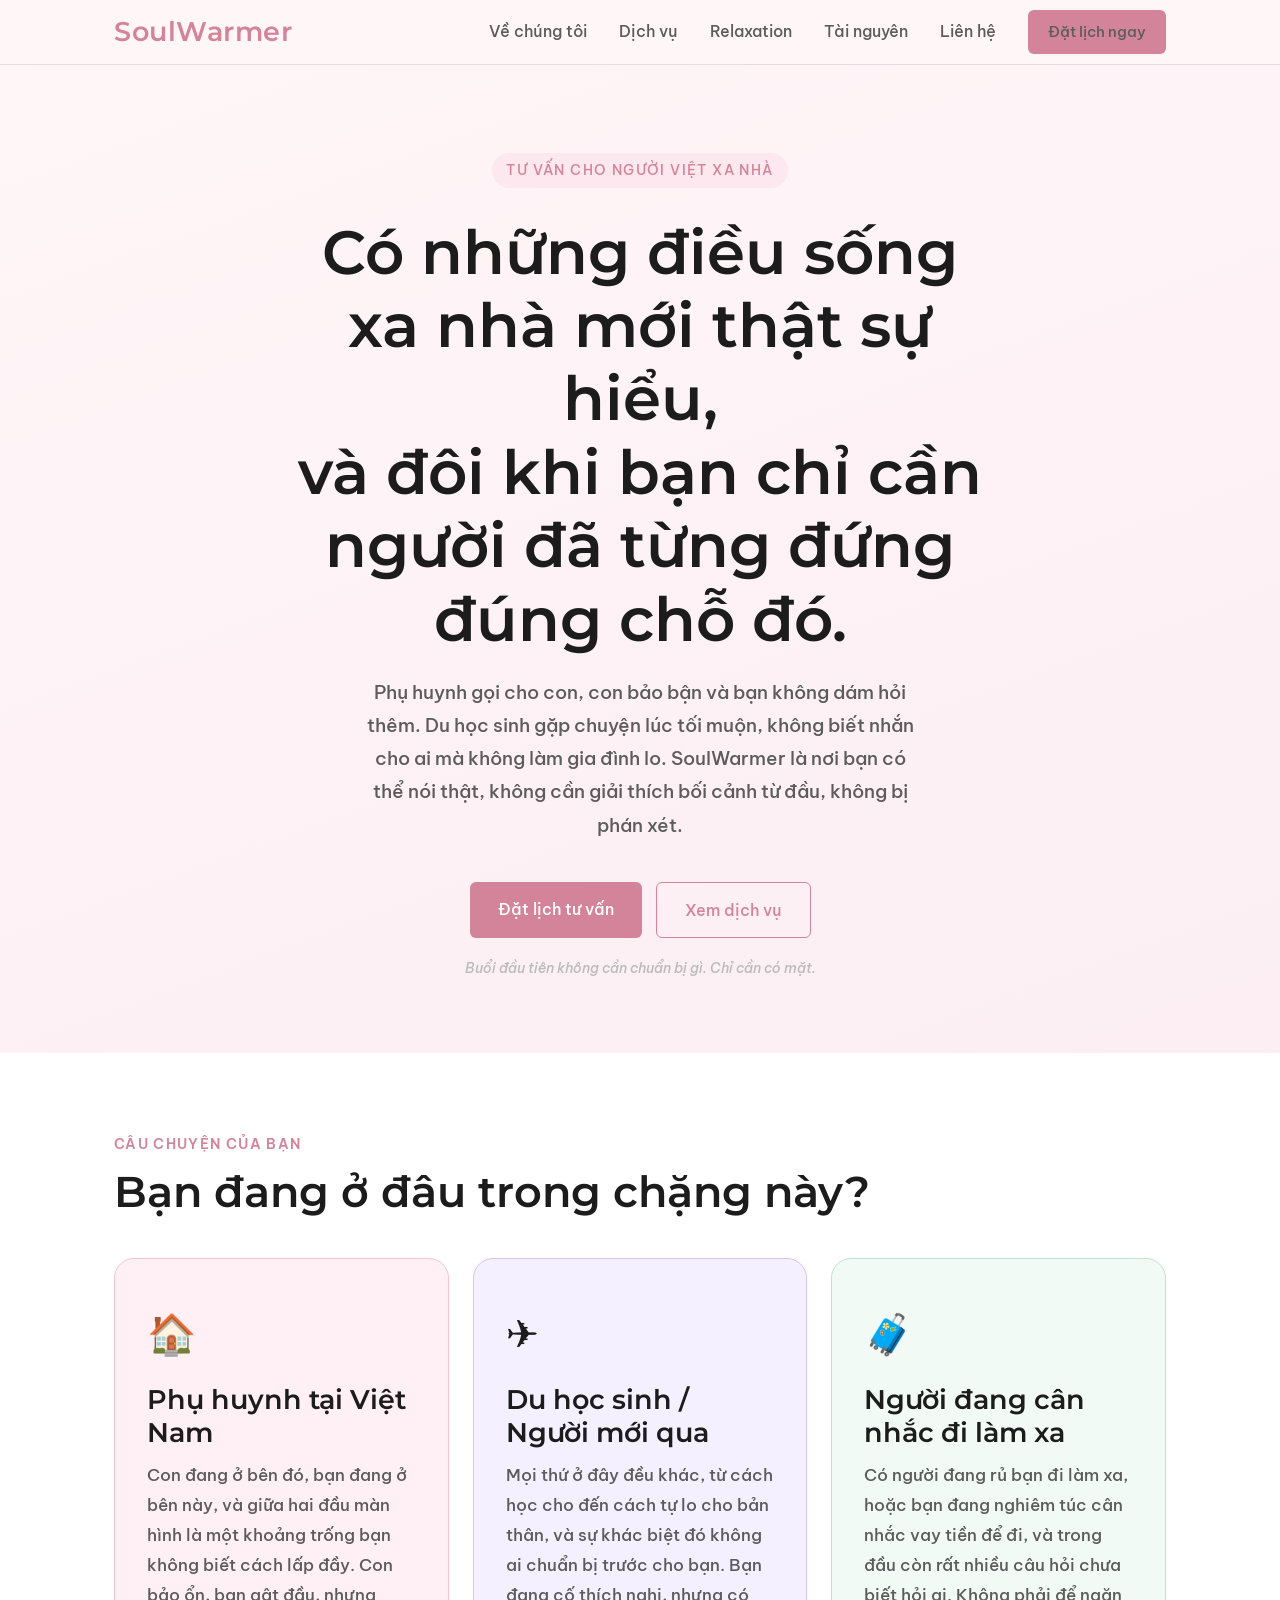
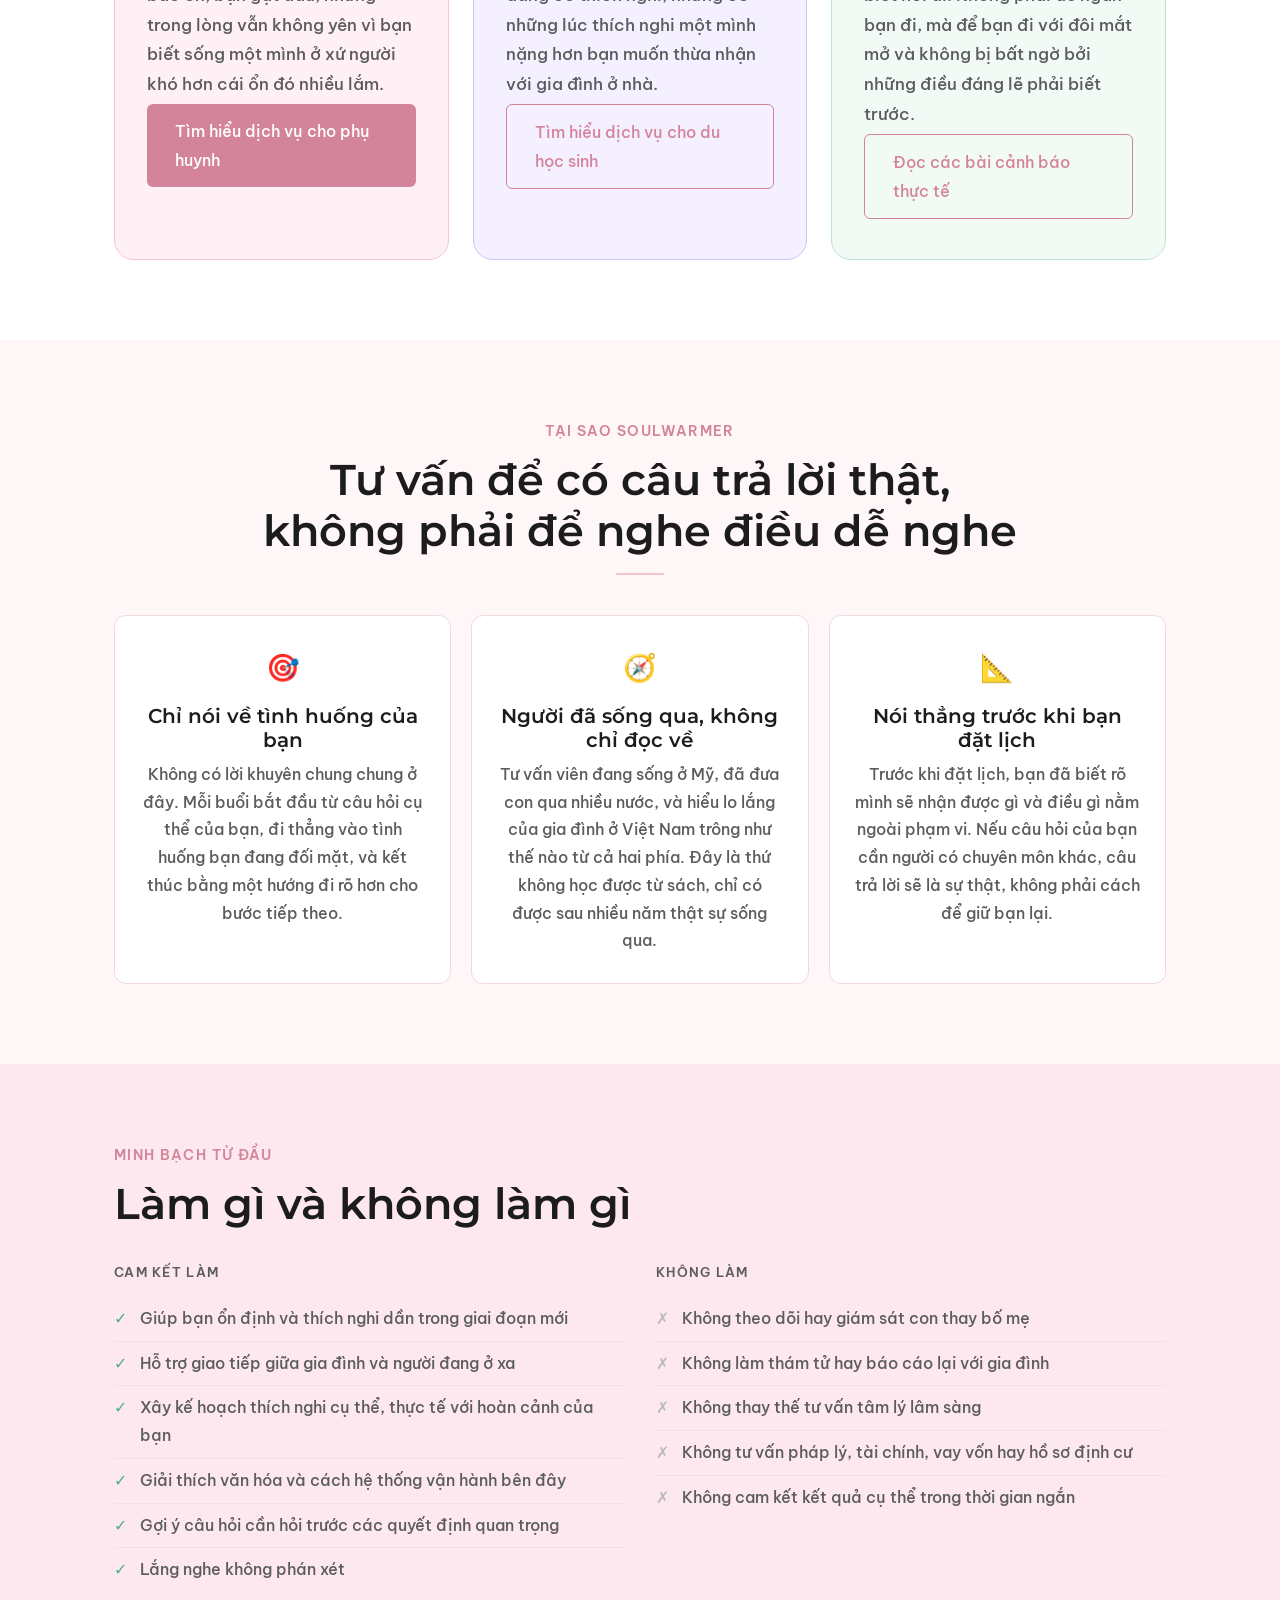
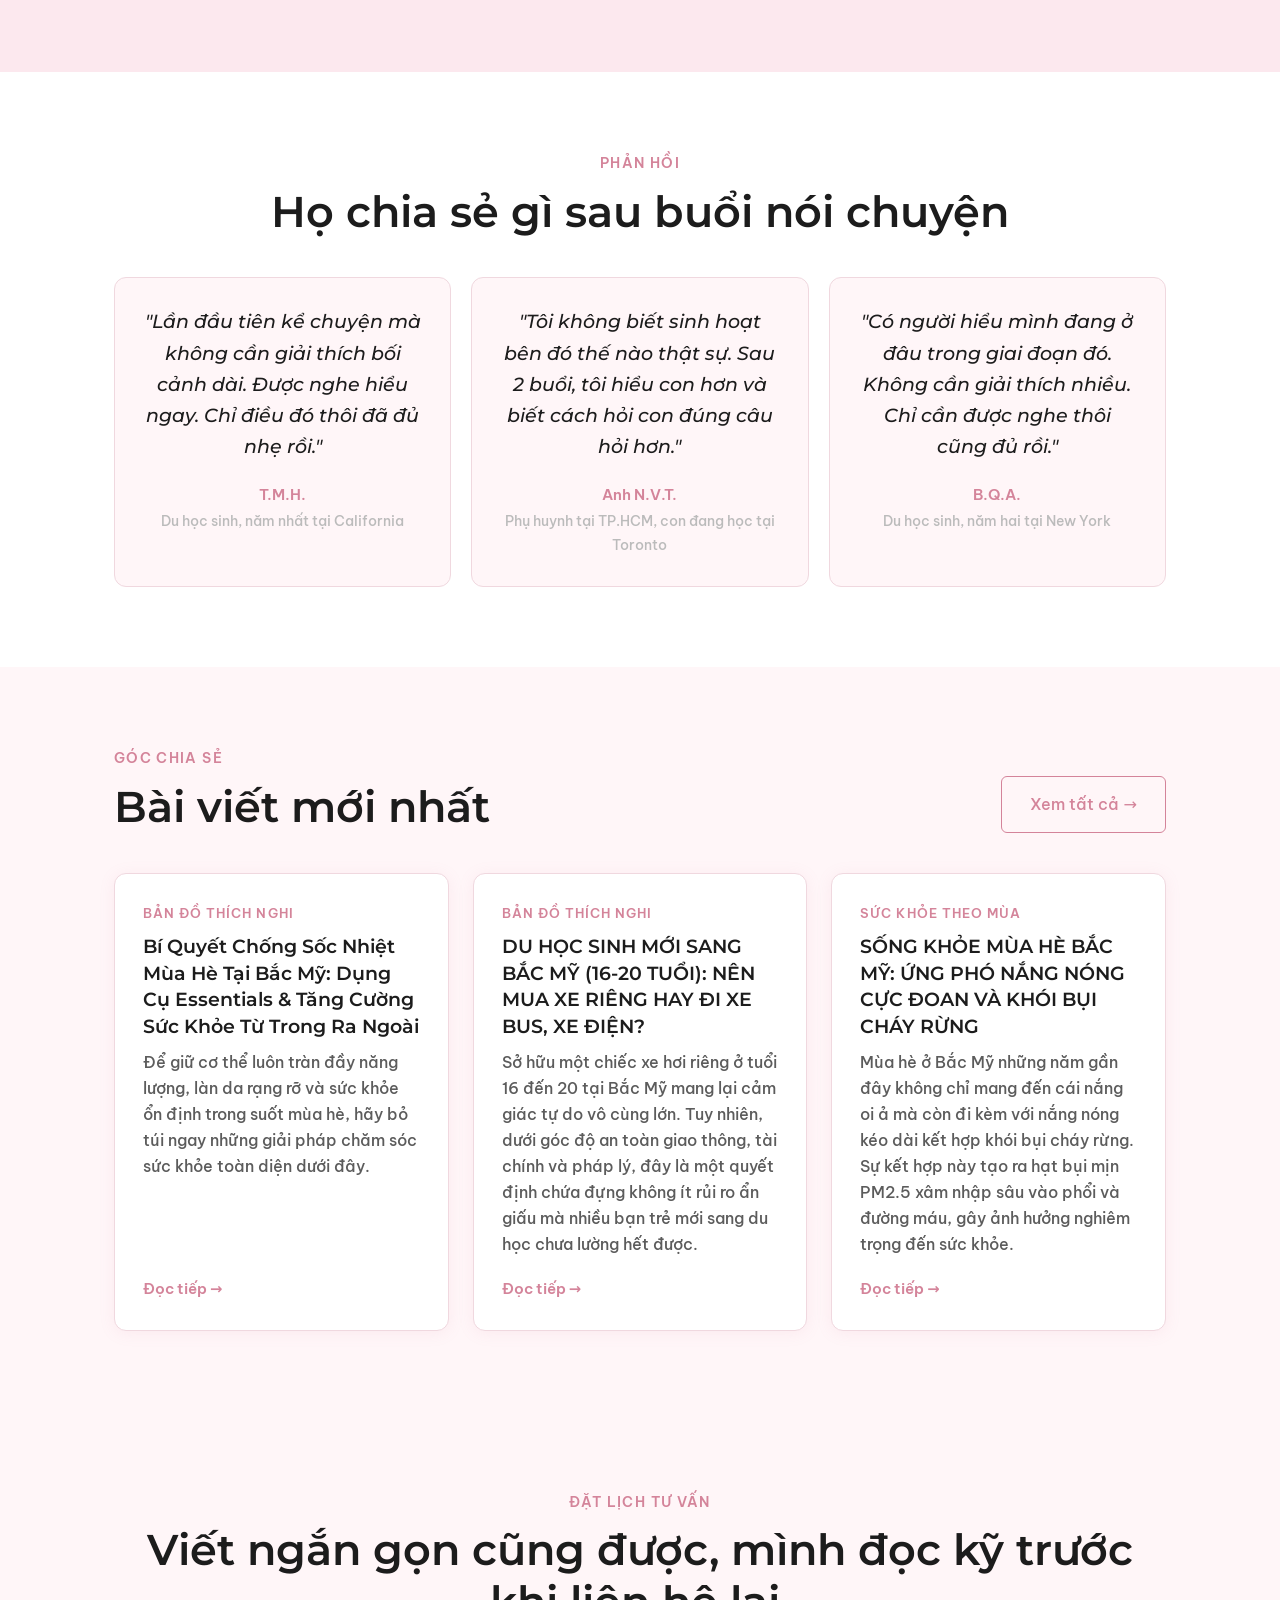
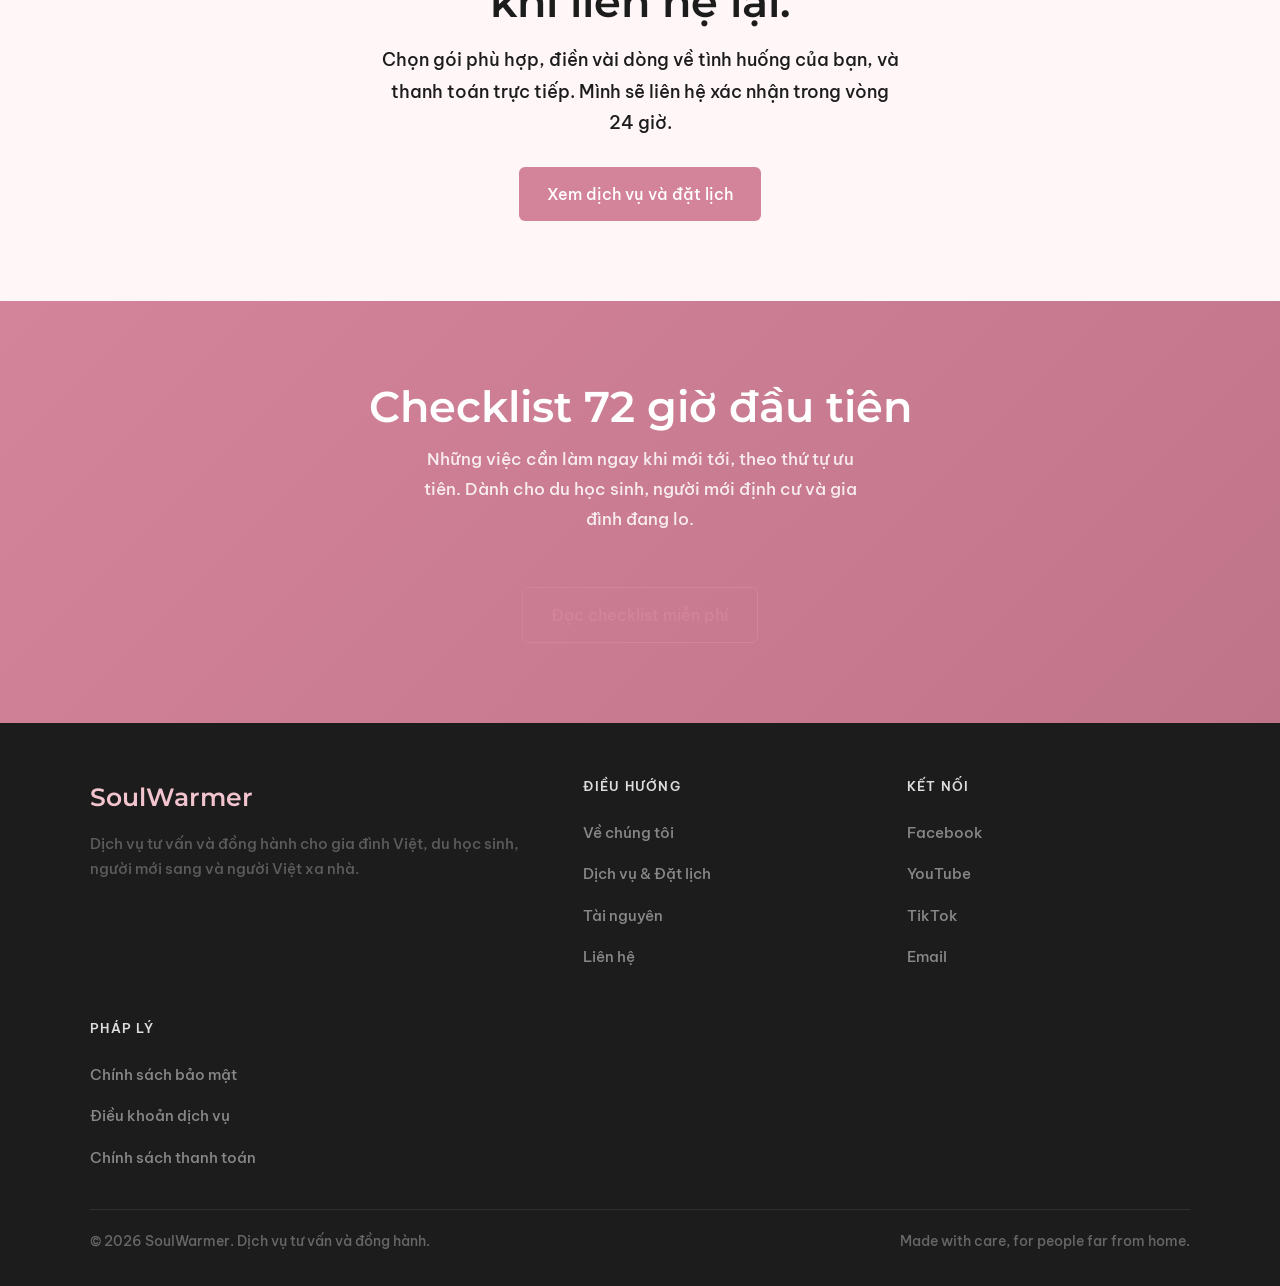
<file: index.html>
<!DOCTYPE html>
<html lang="vi">
<head>
  <meta charset="UTF-8" />
  <meta name="viewport" content="width=device-width, initial-scale=1.0" />
  <title>SoulWarmer — Đồng hành thực tế cho người Việt xa nhà</title>
  <meta name="description" content="Dịch vụ tư vấn và đồng hành dành cho gia đình Việt, du học sinh, người mới sang Bắc Mỹ và người thân đang chuẩn bị ra nước ngoài." />
  <link rel="preconnect" href="https://fonts.googleapis.com">
  <link rel="preconnect" href="https://fonts.gstatic.com" crossorigin>
  <link href="https://fonts.googleapis.com/css2?family=Be+Vietnam+Pro:ital,wght@0,400;0,500;0,600;1,400&family=Montserrat:wght@600;700&display=swap" rel="stylesheet">
  <link rel="stylesheet" href="css/style.css" />
</head>
<body>

  <!-- ========== NAVIGATION ========== -->
  <header class="nav">
    <div class="nav-inner">
      <a href="index.html" class="nav-logo">SoulWarmer</a>
      <nav class="nav-links">
        <a href="pages/about.html">Về chúng tôi</a>
        <a href="pages/services.html">Dịch vụ</a>
        <a href="pages/hoi-tho.html">Relaxation</a>
        <a href="pages/content-hub.html">Tài nguyên</a>
        <a href="pages/contact.html">Liên hệ</a>
        <a href="pages/services.html" class="btn btn-primary">Đặt lịch ngay</a>
      </nav>
      <button class="nav-hamburger" id="hamburger" aria-label="Mở menu">
        <span></span><span></span><span></span>
      </button>
    </div>
    <nav class="nav-mobile" id="mobileMenu">
      <a href="pages/about.html">Về chúng tôi</a>
      <a href="pages/services.html">Dịch vụ</a>
      <a href="pages/hoi-tho.html">Relaxation</a>
      <a href="pages/content-hub.html">Tài nguyên</a>
      <a href="pages/contact.html">Liên hệ</a>
      <a href="pages/services.html" class="btn btn-primary" style="text-align:center">Đặt lịch ngay</a>
    </nav>
  </header>

  <!-- ========== HERO ========== -->
  <section class="hero">
    <span class="hero-tag">Tư vấn cho người Việt xa nhà</span>
    <h1>Có những điều sống xa nhà mới thật sự hiểu,<br/>và đôi khi bạn chỉ cần người đã từng đứng đúng chỗ đó.</h1>
    <p class="hero-sub">
      Phụ huynh gọi cho con, con bảo bận và bạn không dám hỏi thêm. Du học sinh gặp chuyện lúc tối muộn, không biết nhắn cho ai mà không làm gia đình lo. SoulWarmer là nơi bạn có thể nói thật, không cần giải thích bối cảnh từ đầu, không bị phán xét.
    </p>
    <div class="hero-cta">
      <a href="#booking" class="btn btn-primary">Đặt lịch tư vấn</a>
      <a href="pages/services.html" class="btn btn-outline">Xem dịch vụ</a>
    </div>
    <p class="hero-note">Buổi đầu tiên không cần chuẩn bị gì. Chỉ cần có mặt.</p>
  </section>

  <!-- ========== TWO PATHS ========== -->
  <section class="two-paths">
    <div class="container">
      <p class="section-label">Câu chuyện của bạn</p>
      <h2>Bạn đang ở đâu trong chặng này?</h2>
      <div class="two-paths-grid">

        <div class="path-card parent">
          <div class="path-icon">🏠</div>
          <h3>Phụ huynh tại Việt Nam</h3>
          <p class="path-desc">Con đang ở bên đó, bạn đang ở bên này, và giữa hai đầu màn hình là một khoảng trống bạn không biết cách lấp đầy. Con bảo ổn, bạn gật đầu, nhưng trong lòng vẫn không yên vì bạn biết sống một mình ở xứ người khó hơn cái ổn đó nhiều lắm.</p>
          <a href="pages/services.html?who=parent" class="btn btn-primary">Tìm hiểu dịch vụ cho phụ huynh</a>
        </div>

        <div class="path-card student">
          <div class="path-icon">✈️</div>
          <h3>Du học sinh / Người mới qua</h3>
          <p class="path-desc">Mọi thứ ở đây đều khác, từ cách học cho đến cách tự lo cho bản thân, và sự khác biệt đó không ai chuẩn bị trước cho bạn. Bạn đang cố thích nghi, nhưng có những lúc thích nghi một mình nặng hơn bạn muốn thừa nhận với gia đình ở nhà.</p>
          <a href="pages/services.html?who=student" class="btn btn-outline">Tìm hiểu dịch vụ cho du học sinh</a>
        </div>

        <div class="path-card worker">
          <div class="path-icon">🧳</div>
          <h3>Người đang cân nhắc đi làm xa</h3>
          <p class="path-desc">Có người đang rủ bạn đi làm xa, hoặc bạn đang nghiêm túc cân nhắc vay tiền để đi, và trong đầu còn rất nhiều câu hỏi chưa biết hỏi ai. Không phải để ngăn bạn đi, mà để bạn đi với đôi mắt mở và không bị bất ngờ bởi những điều đáng lẽ phải biết trước.</p>
          <a href="pages/content-hub.html" class="btn btn-outline">Đọc các bài cảnh báo thực tế</a>
        </div>

      </div>
    </div>
  </section>

  <!-- ========== WHY SOULWARMER ========== -->
  <section class="why">
    <div class="container section-center">
      <p class="section-label">Tại sao SoulWarmer</p>
      <h2>Tư vấn để có câu trả lời thật,<br/>không phải để nghe điều dễ nghe</h2>
      <div class="divider"></div>
      <div class="why-grid">
        <div class="why-item">
          <div class="why-item-icon">🎯</div>
          <h3>Chỉ nói về tình huống của bạn</h3>
          <p>Không có lời khuyên chung chung ở đây. Mỗi buổi bắt đầu từ câu hỏi cụ thể của bạn, đi thẳng vào tình huống bạn đang đối mặt, và kết thúc bằng một hướng đi rõ hơn cho bước tiếp theo.</p>
        </div>
        <div class="why-item">
          <div class="why-item-icon">🧭</div>
          <h3>Người đã sống qua, không chỉ đọc về</h3>
          <p>Tư vấn viên đang sống ở Mỹ, đã đưa con qua nhiều nước, và hiểu lo lắng của gia đình ở Việt Nam trông như thế nào từ cả hai phía. Đây là thứ không học được từ sách, chỉ có được sau nhiều năm thật sự sống qua.</p>
        </div>
        <div class="why-item">
          <div class="why-item-icon">📐</div>
          <h3>Nói thẳng trước khi bạn đặt lịch</h3>
          <p>Trước khi đặt lịch, bạn đã biết rõ mình sẽ nhận được gì và điều gì nằm ngoài phạm vi. Nếu câu hỏi của bạn cần người có chuyên môn khác, câu trả lời sẽ là sự thật, không phải cách để giữ bạn lại.</p>
        </div>
      </div>
    </div>
  </section>

  <!-- ========== BOUNDARIES ========== -->
  <section class="boundaries">
    <div class="container">
      <p class="section-label">Minh bạch từ đầu</p>
      <h2>Làm gì và không làm gì</h2>
      <div class="boundaries-grid">
        <div class="boundary-col">
          <h4>Cam kết làm</h4>
          <ul class="boundary-list yes">
            <li>Giúp bạn ổn định và thích nghi dần trong giai đoạn mới</li>
            <li>Hỗ trợ giao tiếp giữa gia đình và người đang ở xa</li>
            <li>Xây kế hoạch thích nghi cụ thể, thực tế với hoàn cảnh của bạn</li>
            <li>Giải thích văn hóa và cách hệ thống vận hành bên đây</li>
            <li>Gợi ý câu hỏi cần hỏi trước các quyết định quan trọng</li>
            <li>Lắng nghe không phán xét</li>
          </ul>
        </div>
        <div class="boundary-col">
          <h4>Không làm</h4>
          <ul class="boundary-list no">
            <li>Không theo dõi hay giám sát con thay bố mẹ</li>
            <li>Không làm thám tử hay báo cáo lại với gia đình</li>
            <li>Không thay thế tư vấn tâm lý lâm sàng</li>
            <li>Không tư vấn pháp lý, tài chính, vay vốn hay hồ sơ định cư</li>
            <li>Không cam kết kết quả cụ thể trong thời gian ngắn</li>
          </ul>
        </div>
      </div>
    </div>
  </section>

  <!-- ========== TESTIMONIALS ========== -->
  <section class="testimonials">
    <div class="container section-center">
      <p class="section-label">Phản hồi</p>
      <h2>Họ chia sẻ gì sau buổi nói chuyện</h2>
      <div class="testimonials-grid">

        <div class="testimonial-card">
          <p class="testimonial-quote">"Lần đầu tiên kể chuyện mà không cần giải thích bối cảnh dài. Được nghe hiểu ngay. Chỉ điều đó thôi đã đủ nhẹ rồi."</p>
          <p class="testimonial-author">T.M.H.</p>
          <p class="testimonial-role">Du học sinh, năm nhất tại California</p>
        </div>

        <div class="testimonial-card">
          <p class="testimonial-quote">"Tôi không biết sinh hoạt bên đó thế nào thật sự. Sau 2 buổi, tôi hiểu con hơn và biết cách hỏi con đúng câu hỏi hơn."</p>
          <p class="testimonial-author">Anh N.V.T.</p>
          <p class="testimonial-role">Phụ huynh tại TP.HCM, con đang học tại Toronto</p>
        </div>

        <div class="testimonial-card">
          <p class="testimonial-quote">"Có người hiểu mình đang ở đâu trong giai đoạn đó. Không cần giải thích nhiều. Chỉ cần được nghe thôi cũng đủ rồi."</p>
          <p class="testimonial-author">B.Q.A.</p>
          <p class="testimonial-role">Du học sinh, năm hai tại New York</p>
        </div>

      </div>
    </div>
  </section>

  <!-- ========== LATEST POSTS ========== -->
  <section class="latest-posts">
    <div class="container">
      <div class="section-header">
        <div>
          <p class="section-label">Góc chia sẻ</p>
          <h2>Bài viết mới nhất</h2>
        </div>
        <a href="pages/content-hub.html" class="btn btn-outline">Xem tất cả →</a>
      </div>
      <div class="posts-grid-home" id="homePostsGrid">
        <div class="posts-loading">Đang tải...</div>
      </div>
    </div>
  </section>

  <!-- ========== BOOKING CTA ========== -->
  <section class="booking" id="booking">
    <div class="container section-center">
      <p class="section-label">Đặt lịch tư vấn</p>
      <h2>Viết ngắn gọn cũng được, mình đọc kỹ trước khi liên hệ lại.</h2>
      <p style="color:var(--color-text-muted);max-width:520px;margin:16px auto 0;line-height:1.75">Chọn gói phù hợp, điền vài dòng về tình huống của bạn, và thanh toán trực tiếp. Mình sẽ liên hệ xác nhận trong vòng 24 giờ.</p>
      <a href="pages/services.html" class="btn btn-primary" style="margin-top:28px;display:inline-block">Xem dịch vụ và đặt lịch</a>
    </div>
  </section>

  <!-- ========== LEAD MAGNET ========== -->
  <section class="lead-magnet">
    <div class="container section-center">
      <h2>Checklist 72 giờ đầu tiên</h2>
      <p>Những việc cần làm ngay khi mới tới, theo thứ tự ưu tiên. Dành cho du học sinh, người mới định cư và gia đình đang lo.</p>
      <a href="post.html?slug=2026-04-28-checklist-72-giờ-đầu-tiên-khi-mới-sang-bắc-mỹ" class="btn btn-outline" style="margin-top:20px;display:inline-block">Đọc checklist miễn phí</a>
    </div>
  </section>

  <!-- ========== FOOTER ========== -->
  <footer class="footer">
    <div class="footer-inner">
      <div class="footer-brand">
        <span class="footer-logo">SoulWarmer</span>
        <p>Dịch vụ tư vấn và đồng hành cho gia đình Việt, du học sinh, người mới sang và người Việt xa nhà.</p>
      </div>
      <div class="footer-col">
        <h5>Điều hướng</h5>
        <ul>
          <li><a href="pages/about.html">Về chúng tôi</a></li>
          <li><a href="pages/services.html">Dịch vụ & Đặt lịch</a></li>
          <li><a href="pages/content-hub.html">Tài nguyên</a></li>
          <li><a href="pages/contact.html">Liên hệ</a></li>
        </ul>
      </div>
      <div class="footer-col">
        <h5>Kết nối</h5>
        <ul>
          <li><a href="https://www.facebook.com/soulwarmerpodcast" target="_blank" rel="noopener">Facebook</a></li>
          <li><a href="https://www.youtube.com/@soulwarmerpod" target="_blank" rel="noopener">YouTube</a></li>
          <li><a href="https://www.tiktok.com/@soul_warmer_podcast" target="_blank" rel="noopener">TikTok</a></li>
          <li><a href="mailto:soulwarmerpodcast@gmail.com">Email</a></li>
        </ul>
      </div>
      <div class="footer-col">
        <h5>Pháp lý</h5>
        <ul>
          <li><a href="pages/chinh-sach-bao-mat.html">Chính sách bảo mật</a></li>
          <li><a href="pages/dieu-khoan-su-dung.html">Điều khoản dịch vụ</a></li>
          <li><a href="pages/chinh-sach-thanh-toan.html">Chính sách thanh toán</a></li>
        </ul>
      </div>
    </div>
    <div class="footer-bottom">
      <span>© 2026 SoulWarmer. Dịch vụ tư vấn và đồng hành.</span>
      <span>Made with care, for people far from home.</span>
    </div>
  </footer>

  <script src="js/main.js"></script>
  <script>
    Promise.all([
      fetch('data/posts.json').then(r => r.json()),
      window.categoryLabelsReady,
    ])
      .then(([posts]) => {
        const grid = document.getElementById('homePostsGrid');
        const latest = posts.slice(0, 3);
        if (!latest.length) { grid.innerHTML = '<p class="posts-loading">Chưa có bài viết.</p>'; return; }
        grid.innerHTML = latest.map(p => `
          <div class="post-card-home fade-up">
            <span class="tag">${categoryLabels[p.category] || ''}</span>
            <div class="title">${p.title}</div>
            <div class="summary">${p.summary || ''}</div>
            <a href="post.html?slug=${p.slug}" class="read-more">Đọc tiếp →</a>
          </div>`).join('');
        if (window.observeFadeUp) window.observeFadeUp();
      })
      .catch(() => {});
  </script>

</body>
</html>
</file>
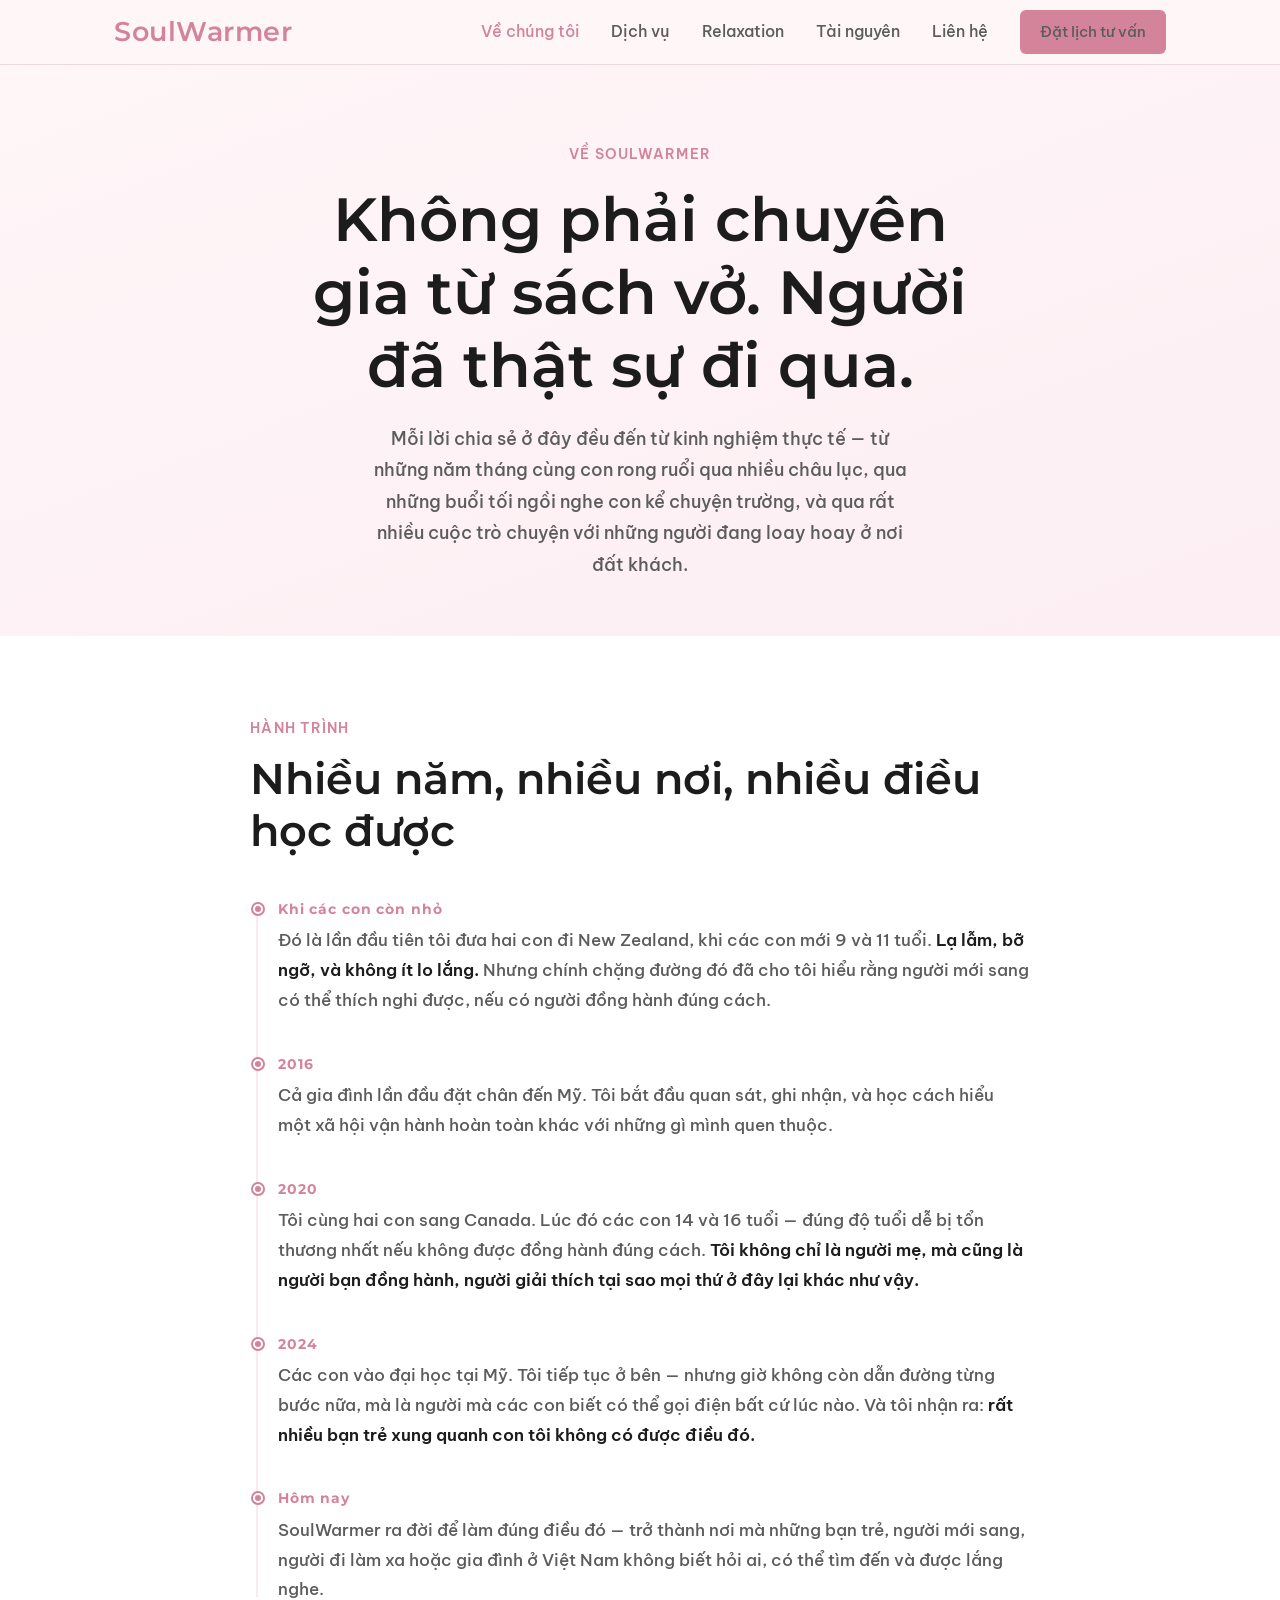
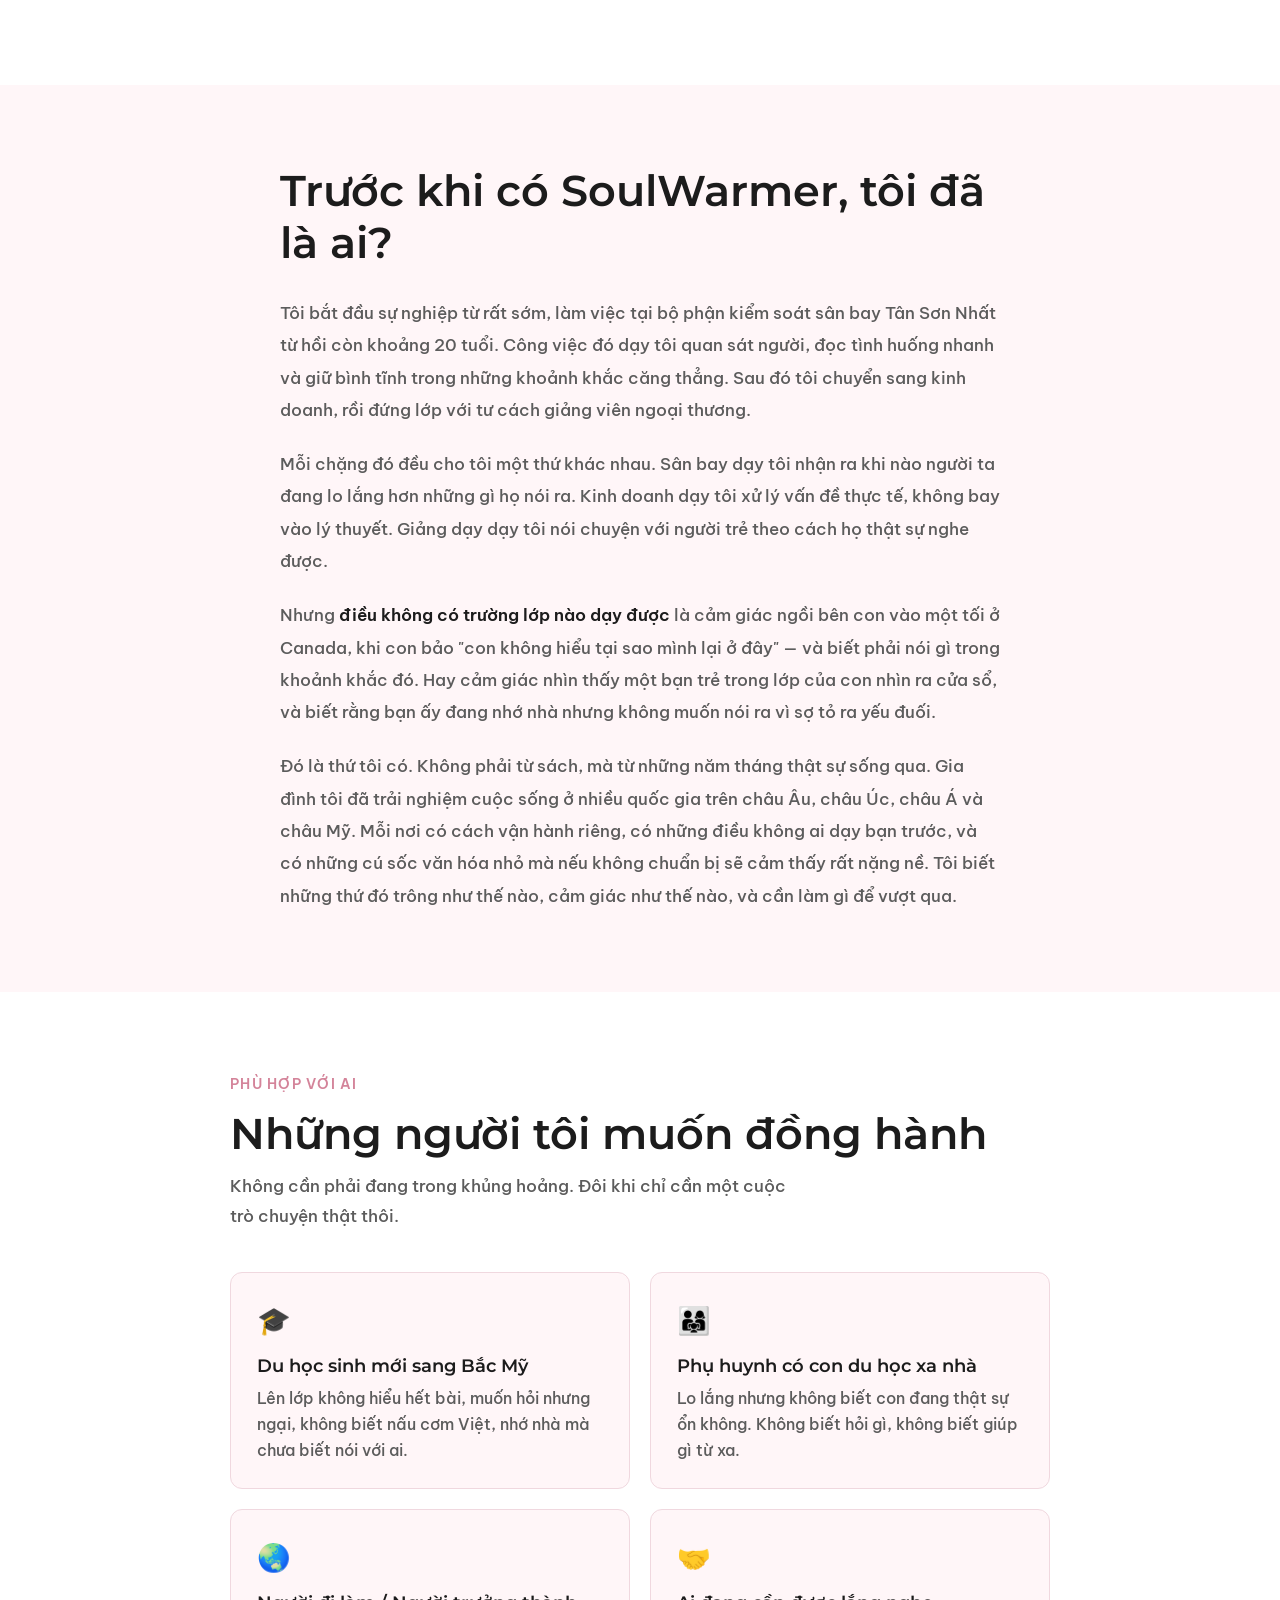
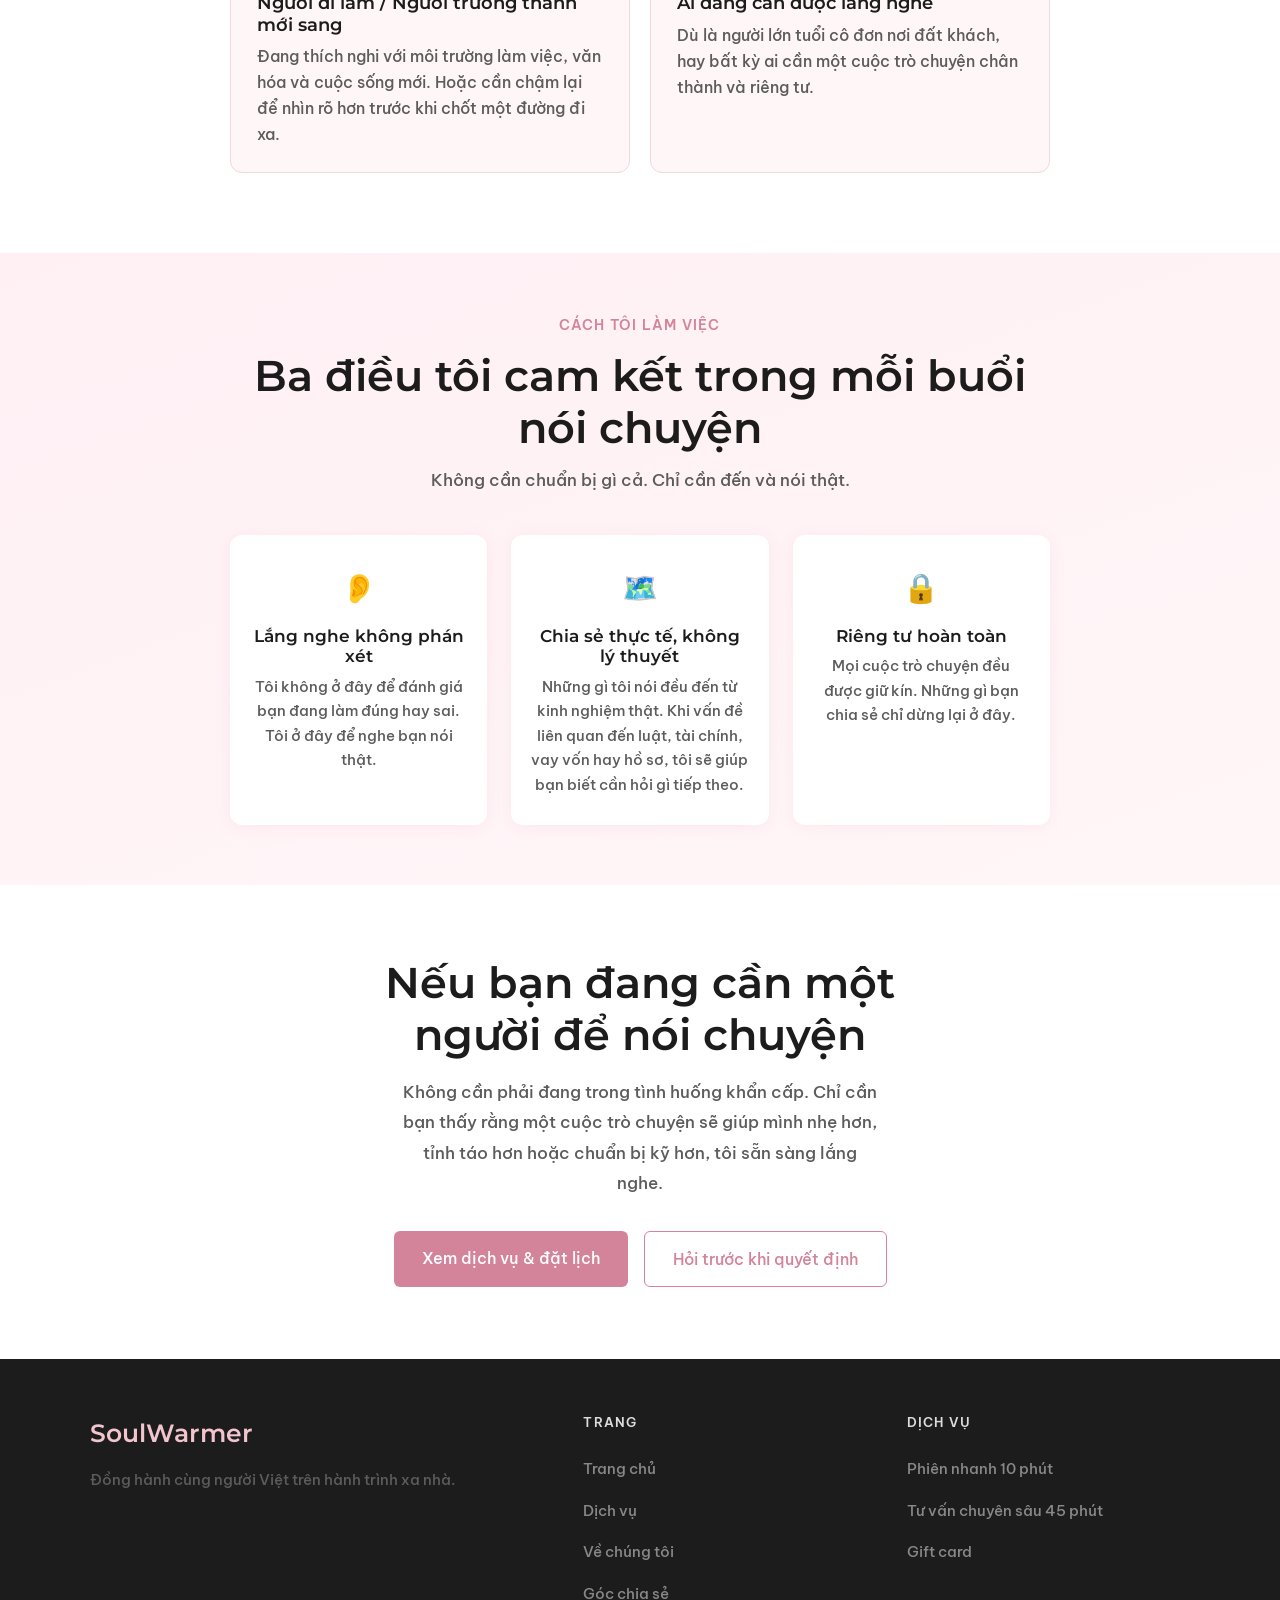
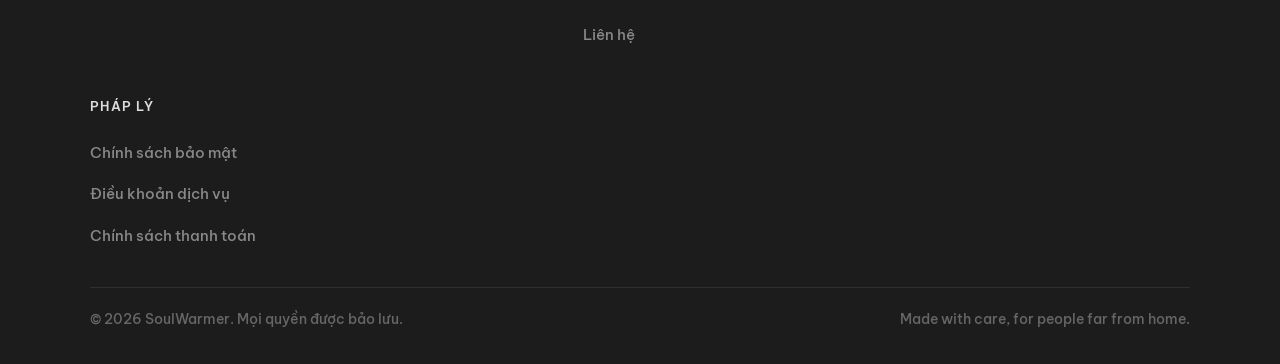
<file: pages/about.html>
<!DOCTYPE html>
<html lang="vi">
<head>
  <meta charset="UTF-8" />
  <meta name="viewport" content="width=device-width, initial-scale=1.0" />
  <title>Về SoulWarmer — Người đã đi qua những điều bạn đang trải qua</title>
  <meta name="description" content="Không phải chuyên gia từ sách vở. Người sáng lập SoulWarmer đã cùng gia đình trải qua nhiều chặng sống xa nhà, từ New Zealand đến Canada rồi Mỹ, và hiểu rất rõ những gì người mới sang phải đối mặt." />
  <link rel="preconnect" href="https://fonts.googleapis.com">
  <link rel="preconnect" href="https://fonts.gstatic.com" crossorigin>
  <link href="https://fonts.googleapis.com/css2?family=Be+Vietnam+Pro:ital,wght@0,400;0,500;0,600;1,400&family=Montserrat:wght@600;700&display=swap" rel="stylesheet">
  <link rel="stylesheet" href="../css/style.css" />
  <style>
    /* ---- About Hero ---- */
    .about-hero {
      padding: 72px 24px 56px;
      background: linear-gradient(160deg, #FFF6F8 0%, #FCEEF3 100%);
      text-align: center;
    }
    .about-hero .label {
      display: inline-block;
      font-size: 0.78rem;
      font-weight: 600;
      letter-spacing: 0.09em;
      text-transform: uppercase;
      color: var(--color-rose);
      margin-bottom: 16px;
    }
    .about-hero h1 { max-width: 660px; margin: 0 auto 20px; }
    .about-hero .lead {
      max-width: 540px;
      margin: 0 auto;
      font-size: 1rem;
      color: var(--color-text-soft);
      line-height: 1.75;
    }

    /* ---- Timeline ---- */
    .timeline-section {
      padding: var(--section-pad);
      background: var(--color-white);
    }
    .timeline-inner {
      max-width: 780px;
      margin: 0 auto;
    }
    .section-eyebrow {
      font-size: 0.78rem;
      font-weight: 600;
      letter-spacing: 0.09em;
      text-transform: uppercase;
      color: var(--color-rose);
      margin-bottom: 12px;
    }
    .timeline-section h2 { margin-bottom: 40px; }
    .timeline {
      position: relative;
      padding-left: 28px;
    }
    .timeline::before {
      content: '';
      position: absolute;
      left: 6px;
      top: 8px;
      bottom: 8px;
      width: 2px;
      background: var(--color-rose-pale);
    }
    .timeline-item {
      position: relative;
      margin-bottom: 36px;
    }
    .timeline-item:last-child { margin-bottom: 0; }
    .timeline-item::before {
      content: '';
      position: absolute;
      left: -25px;
      top: 7px;
      width: 10px;
      height: 10px;
      border-radius: 50%;
      background: var(--color-rose);
      border: 2px solid var(--color-white);
      box-shadow: 0 0 0 2px var(--color-rose);
    }
    .timeline-year {
      font-family: var(--font-heading);
      font-size: 0.8rem;
      font-weight: 700;
      color: var(--color-rose);
      letter-spacing: 0.06em;
      margin-bottom: 4px;
    }
    .timeline-item p {
      font-size: 0.95rem;
      line-height: 1.75;
      color: var(--color-text-soft);
      margin: 0;
    }
    .timeline-item strong { color: var(--color-text); font-weight: 600; }

    /* ---- Story ---- */
    .story-section {
      padding: var(--section-pad);
      background: var(--color-bg);
    }
    .story-inner {
      max-width: 720px;
      margin: 0 auto;
    }
    .story-inner h2 { margin-bottom: 28px; }
    .story-inner p {
      font-size: 0.97rem;
      line-height: 1.85;
      color: var(--color-text-soft);
      margin-bottom: 22px;
    }
    .story-inner p:last-child { margin-bottom: 0; }
    .story-inner strong { color: var(--color-text); font-weight: 600; }

    /* ---- Who ---- */
    .who-section {
      padding: var(--section-pad);
      background: var(--color-white);
    }
    .who-inner {
      max-width: 820px;
      margin: 0 auto;
    }
    .who-inner h2 { margin-bottom: 12px; }
    .who-sub {
      font-size: 0.95rem;
      color: var(--color-text-soft);
      margin-bottom: 40px;
      max-width: 560px;
    }
    .who-grid {
      display: grid;
      grid-template-columns: repeat(2, 1fr);
      gap: 20px;
    }
    .who-card {
      background: var(--color-bg);
      border-radius: var(--radius-md);
      padding: 24px 26px;
      border: 1px solid var(--color-border);
    }
    .who-card .icon { font-size: 1.5rem; margin-bottom: 12px; }
    .who-card h3 { font-size: 1rem; margin-bottom: 8px; color: var(--color-text); }
    .who-card p {
      font-size: 0.875rem;
      line-height: 1.65;
      color: var(--color-text-soft);
      margin: 0;
    }

    /* ---- Values ---- */
    .values-section {
      padding: 60px 24px;
      background: linear-gradient(160deg, #FFF0F4 0%, #FFF6F8 100%);
    }
    .values-inner {
      max-width: 820px;
      margin: 0 auto;
      text-align: center;
    }
    .values-inner h2 { margin-bottom: 12px; }
    .values-sub {
      font-size: 0.95rem;
      color: var(--color-text-soft);
      margin-bottom: 40px;
    }
    .values-grid {
      display: grid;
      grid-template-columns: repeat(3, 1fr);
      gap: 24px;
    }
    .value-item {
      padding: 28px 20px;
      background: white;
      border-radius: var(--radius-md);
      box-shadow: var(--shadow-soft);
    }
    .value-item .v-icon { font-size: 1.6rem; margin-bottom: 12px; }
    .value-item h3 { font-size: 0.95rem; margin-bottom: 8px; }
    .value-item p {
      font-size: 0.85rem;
      line-height: 1.6;
      color: var(--color-text-soft);
      margin: 0;
    }

    /* ---- CTA ---- */
    .about-cta {
      padding: 72px 24px;
      background: var(--color-white);
      text-align: center;
    }
    .about-cta h2 { margin-bottom: 16px; max-width: 560px; margin-left: auto; margin-right: auto; }
    .about-cta p {
      font-size: 0.97rem;
      color: var(--color-text-soft);
      max-width: 480px;
      margin: 0 auto 32px;
      line-height: 1.75;
    }
    .cta-buttons { display: flex; gap: 16px; justify-content: center; flex-wrap: wrap; }

    /* ---- Responsive ---- */
    @media (max-width: 640px) {
      .who-grid { grid-template-columns: 1fr; }
      .values-grid { grid-template-columns: 1fr; }
      .cta-buttons { flex-direction: column; align-items: center; }
    }
  </style>
</head>
<body>

  <!-- NAV -->
  <header class="nav">
    <div class="nav-inner">
      <a href="../index.html" class="nav-logo">SoulWarmer</a>
      <nav class="nav-links">
        <a href="about.html" style="color:var(--color-rose)">Về chúng tôi</a>
        <a href="services.html">Dịch vụ</a>
        <a href="hoi-tho.html">Relaxation</a>
        <a href="content-hub.html">Tài nguyên</a>
        <a href="contact.html">Liên hệ</a>
        <a href="services.html" class="btn btn-primary">Đặt lịch tư vấn</a>
      </nav>
      <button class="nav-hamburger" id="hamburger" aria-label="Mở menu">
        <span></span><span></span><span></span>
      </button>
    </div>
    <nav class="nav-mobile" id="mobileMenu">
      <a href="../index.html">Trang chủ</a>
      <a href="services.html">Dịch vụ</a>
      <a href="about.html">Về chúng tôi</a>
      <a href="hoi-tho.html">Relaxation</a>
      <a href="content-hub.html">Góc chia sẻ</a>
      <a href="contact.html">Liên hệ</a>
      <a href="services.html" class="btn btn-primary" style="text-align:center">Đặt lịch tư vấn</a>
    </nav>
  </header>

  <!-- HERO -->
  <section class="about-hero">
    <p class="label">Về SoulWarmer</p>
    <h1>Không phải chuyên gia từ sách vở. Người đã thật sự đi qua.</h1>
    <p class="lead">
      Mỗi lời chia sẻ ở đây đều đến từ kinh nghiệm thực tế — từ những năm tháng cùng con rong ruổi qua nhiều châu lục, qua những buổi tối ngồi nghe con kể chuyện trường, và qua rất nhiều cuộc trò chuyện với những người đang loay hoay ở nơi đất khách.
    </p>
  </section>

  <!-- TIMELINE -->
  <section class="timeline-section">
    <div class="timeline-inner">
      <p class="section-eyebrow">Hành trình</p>
      <h2>Nhiều năm, nhiều nơi, nhiều điều học được</h2>
      <div class="timeline">

        <div class="timeline-item fade-up">
          <div class="timeline-year">Khi các con còn nhỏ</div>
          <p>Đó là lần đầu tiên tôi đưa hai con đi New Zealand, khi các con mới 9 và 11 tuổi. <strong>Lạ lẫm, bỡ ngỡ, và không ít lo lắng.</strong> Nhưng chính chặng đường đó đã cho tôi hiểu rằng người mới sang có thể thích nghi được, nếu có người đồng hành đúng cách.</p>
        </div>

        <div class="timeline-item fade-up">
          <div class="timeline-year">2016</div>
          <p>Cả gia đình lần đầu đặt chân đến Mỹ. Tôi bắt đầu quan sát, ghi nhận, và học cách hiểu một xã hội vận hành hoàn toàn khác với những gì mình quen thuộc.</p>
        </div>

        <div class="timeline-item fade-up">
          <div class="timeline-year">2020</div>
          <p>Tôi cùng hai con sang Canada. Lúc đó các con 14 và 16 tuổi — đúng độ tuổi dễ bị tổn thương nhất nếu không được đồng hành đúng cách. <strong>Tôi không chỉ là người mẹ, mà cũng là người bạn đồng hành, người giải thích tại sao mọi thứ ở đây lại khác như vậy.</strong></p>
        </div>

        <div class="timeline-item fade-up">
          <div class="timeline-year">2024</div>
          <p>Các con vào đại học tại Mỹ. Tôi tiếp tục ở bên — nhưng giờ không còn dẫn đường từng bước nữa, mà là người mà các con biết có thể gọi điện bất cứ lúc nào. Và tôi nhận ra: <strong>rất nhiều bạn trẻ xung quanh con tôi không có được điều đó.</strong></p>
        </div>

        <div class="timeline-item fade-up">
          <div class="timeline-year">Hôm nay</div>
          <p>SoulWarmer ra đời để làm đúng điều đó — trở thành nơi mà những bạn trẻ, người mới sang, người đi làm xa hoặc gia đình ở Việt Nam không biết hỏi ai, có thể tìm đến và được lắng nghe.</p>
        </div>

      </div>
    </div>
  </section>

  <!-- STORY -->
  <section class="story-section">
    <div class="story-inner">
      <h2>Trước khi có SoulWarmer, tôi đã là ai?</h2>

      <p>
        Tôi bắt đầu sự nghiệp từ rất sớm, làm việc tại bộ phận kiểm soát sân bay Tân Sơn Nhất từ hồi còn khoảng 20 tuổi. Công việc đó dạy tôi quan sát người, đọc tình huống nhanh và giữ bình tĩnh trong những khoảnh khắc căng thẳng. Sau đó tôi chuyển sang kinh doanh, rồi đứng lớp với tư cách giảng viên ngoại thương.
      </p>

      <p>
        Mỗi chặng đó đều cho tôi một thứ khác nhau. Sân bay dạy tôi nhận ra khi nào người ta đang lo lắng hơn những gì họ nói ra. Kinh doanh dạy tôi xử lý vấn đề thực tế, không bay vào lý thuyết. Giảng dạy dạy tôi nói chuyện với người trẻ theo cách họ thật sự nghe được.
      </p>

      <p>
        Nhưng <strong>điều không có trường lớp nào dạy được</strong> là cảm giác ngồi bên con vào một tối ở Canada, khi con bảo "con không hiểu tại sao mình lại ở đây" — và biết phải nói gì trong khoảnh khắc đó. Hay cảm giác nhìn thấy một bạn trẻ trong lớp của con nhìn ra cửa sổ, và biết rằng bạn ấy đang nhớ nhà nhưng không muốn nói ra vì sợ tỏ ra yếu đuối.
      </p>

      <p>
        Đó là thứ tôi có. Không phải từ sách, mà từ những năm tháng thật sự sống qua. Gia đình tôi đã trải nghiệm cuộc sống ở nhiều quốc gia trên châu Âu, châu Úc, châu Á và châu Mỹ. Mỗi nơi có cách vận hành riêng, có những điều không ai dạy bạn trước, và có những cú sốc văn hóa nhỏ mà nếu không chuẩn bị sẽ cảm thấy rất nặng nề. Tôi biết những thứ đó trông như thế nào, cảm giác như thế nào, và cần làm gì để vượt qua.
      </p>
    </div>
  </section>

  <!-- WHO -->
  <section class="who-section">
    <div class="who-inner">
      <p class="section-eyebrow">Phù hợp với ai</p>
      <h2>Những người tôi muốn đồng hành</h2>
      <p class="who-sub">Không cần phải đang trong khủng hoảng. Đôi khi chỉ cần một cuộc trò chuyện thật thôi.</p>
      <div class="who-grid">

        <div class="who-card fade-up">
          <div class="icon">🎓</div>
          <h3>Du học sinh mới sang Bắc Mỹ</h3>
          <p>Lên lớp không hiểu hết bài, muốn hỏi nhưng ngại, không biết nấu cơm Việt, nhớ nhà mà chưa biết nói với ai.</p>
        </div>

        <div class="who-card fade-up">
          <div class="icon">👨‍👩‍👧</div>
          <h3>Phụ huynh có con du học xa nhà</h3>
          <p>Lo lắng nhưng không biết con đang thật sự ổn không. Không biết hỏi gì, không biết giúp gì từ xa.</p>
        </div>

        <div class="who-card fade-up">
          <div class="icon">🌏</div>
          <h3>Người đi làm / Người trưởng thành mới sang</h3>
          <p>Đang thích nghi với môi trường làm việc, văn hóa và cuộc sống mới. Hoặc cần chậm lại để nhìn rõ hơn trước khi chốt một đường đi xa.</p>
        </div>

        <div class="who-card fade-up">
          <div class="icon">🤝</div>
          <h3>Ai đang cần được lắng nghe</h3>
          <p>Dù là người lớn tuổi cô đơn nơi đất khách, hay bất kỳ ai cần một cuộc trò chuyện chân thành và riêng tư.</p>
        </div>

      </div>
    </div>
  </section>

  <!-- VALUES -->
  <section class="values-section">
    <div class="values-inner">
      <p class="section-eyebrow">Cách tôi làm việc</p>
      <h2>Ba điều tôi cam kết trong mỗi buổi nói chuyện</h2>
      <p class="values-sub">Không cần chuẩn bị gì cả. Chỉ cần đến và nói thật.</p>
      <div class="values-grid">

        <div class="value-item fade-up">
          <div class="v-icon">👂</div>
          <h3>Lắng nghe không phán xét</h3>
          <p>Tôi không ở đây để đánh giá bạn đang làm đúng hay sai. Tôi ở đây để nghe bạn nói thật.</p>
        </div>

        <div class="value-item fade-up">
          <div class="v-icon">🗺️</div>
          <h3>Chia sẻ thực tế, không lý thuyết</h3>
          <p>Những gì tôi nói đều đến từ kinh nghiệm thật. Khi vấn đề liên quan đến luật, tài chính, vay vốn hay hồ sơ, tôi sẽ giúp bạn biết cần hỏi gì tiếp theo.</p>
        </div>

        <div class="value-item fade-up">
          <div class="v-icon">🔒</div>
          <h3>Riêng tư hoàn toàn</h3>
          <p>Mọi cuộc trò chuyện đều được giữ kín. Những gì bạn chia sẻ chỉ dừng lại ở đây.</p>
        </div>

      </div>
    </div>
  </section>

  <!-- CTA -->
  <section class="about-cta">
    <h2>Nếu bạn đang cần một người để nói chuyện</h2>
    <p>
      Không cần phải đang trong tình huống khẩn cấp. Chỉ cần bạn thấy rằng một cuộc trò chuyện sẽ giúp mình nhẹ hơn, tỉnh táo hơn hoặc chuẩn bị kỹ hơn, tôi sẵn sàng lắng nghe.
    </p>
    <div class="cta-buttons">
      <a href="services.html" class="btn btn-primary">Xem dịch vụ &amp; đặt lịch</a>
      <a href="contact.html" class="btn btn-outline">Hỏi trước khi quyết định</a>
    </div>
  </section>

  <!-- FOOTER -->
  <footer class="footer">
    <div class="footer-inner">
      <div class="footer-brand">
        <span class="footer-logo">SoulWarmer</span>
        <p>Đồng hành cùng người Việt trên hành trình xa nhà.</p>
      </div>
      <div class="footer-col">
        <h5>Trang</h5>
        <ul>
          <li><a href="../index.html">Trang chủ</a></li>
          <li><a href="services.html">Dịch vụ</a></li>
          <li><a href="about.html">Về chúng tôi</a></li>
          <li><a href="content-hub.html">Góc chia sẻ</a></li>
          <li><a href="contact.html">Liên hệ</a></li>
        </ul>
      </div>
      <div class="footer-col">
        <h5>Dịch vụ</h5>
        <ul>
          <li><a href="services.html">Phiên nhanh 10 phút</a></li>
          <li><a href="services.html">Tư vấn chuyên sâu 45 phút</a></li>
          <li><a href="services.html">Gift card</a></li>
        </ul>
      </div>
      <div class="footer-col">
        <h5>Pháp lý</h5>
        <ul>
          <li><a href="chinh-sach-bao-mat.html">Chính sách bảo mật</a></li>
          <li><a href="dieu-khoan-su-dung.html">Điều khoản dịch vụ</a></li>
          <li><a href="chinh-sach-thanh-toan.html">Chính sách thanh toán</a></li>
        </ul>
      </div>
    </div>
    <div class="footer-bottom">
      <span>© 2026 SoulWarmer. Mọi quyền được bảo lưu.</span>
      <span>Made with care, for people far from home.</span>
    </div>
  </footer>

  <script src="../js/main.js"></script>
</body>
</html>
</file>
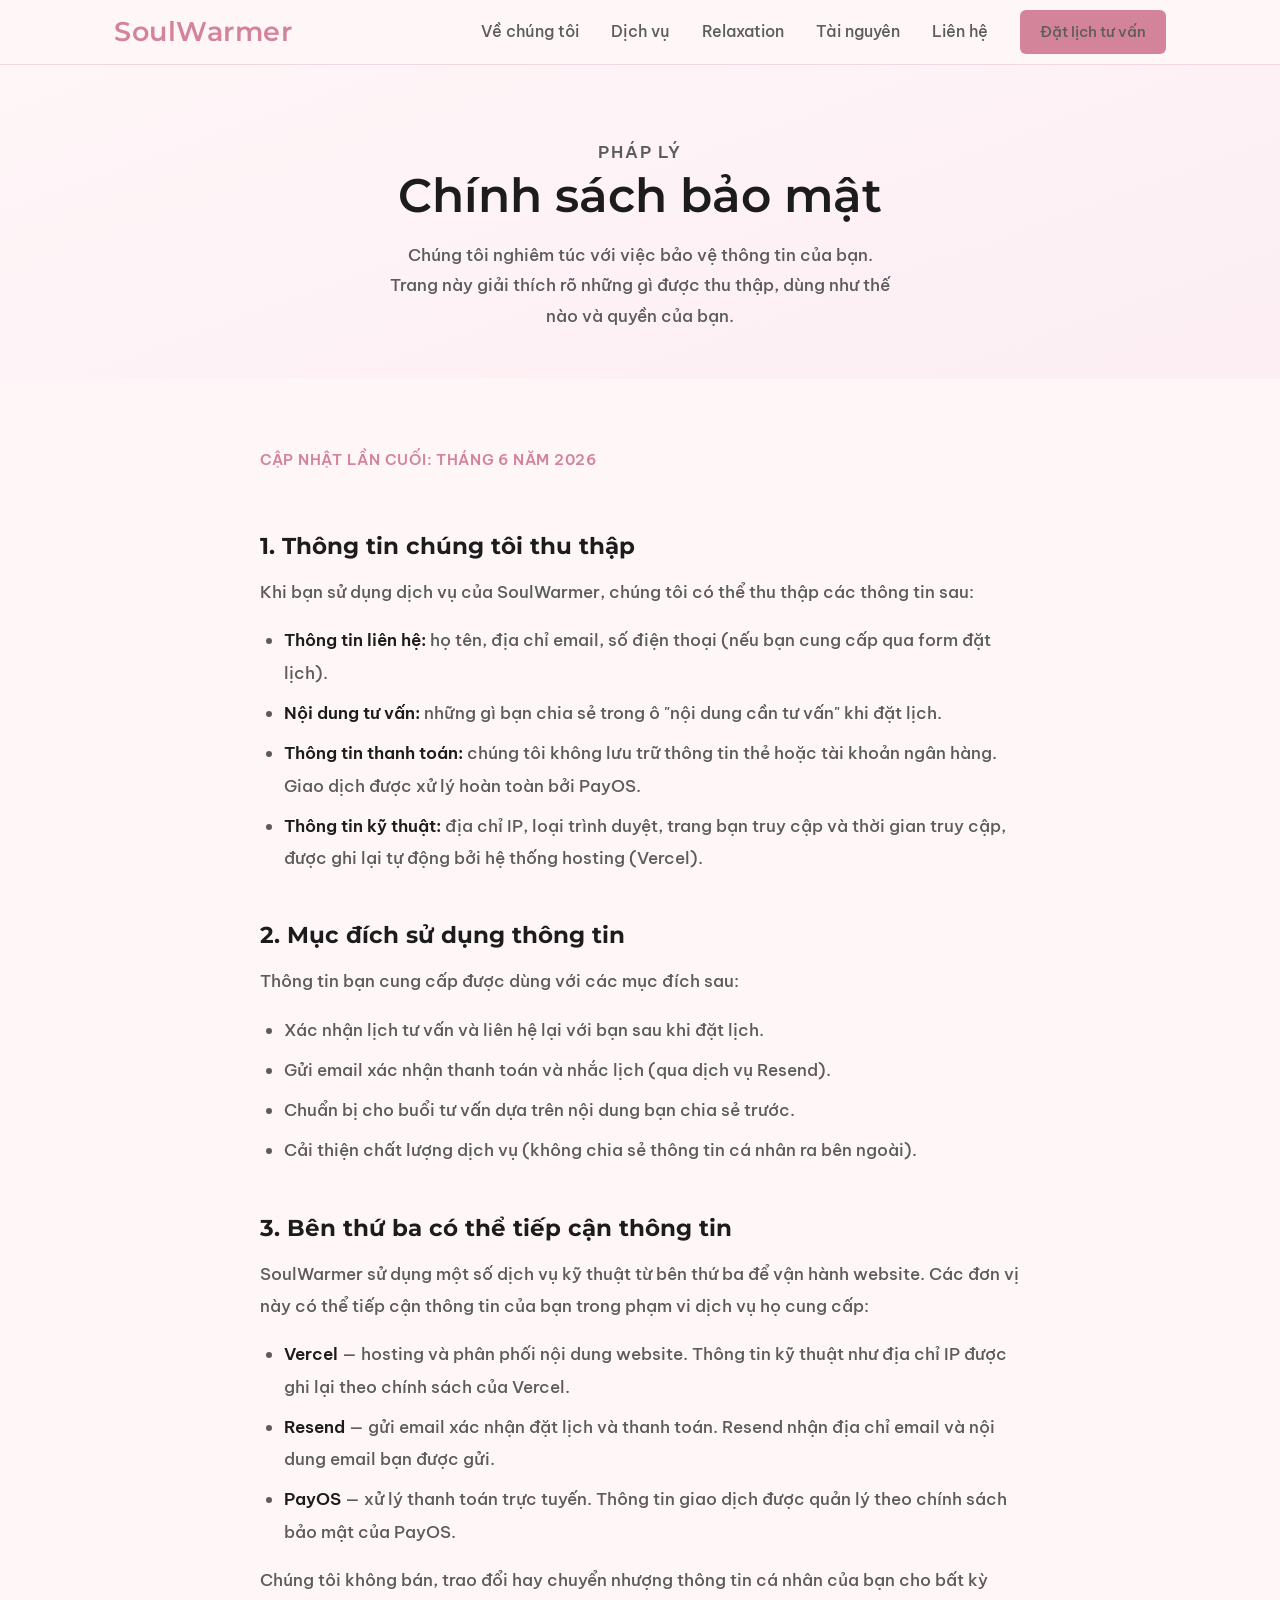
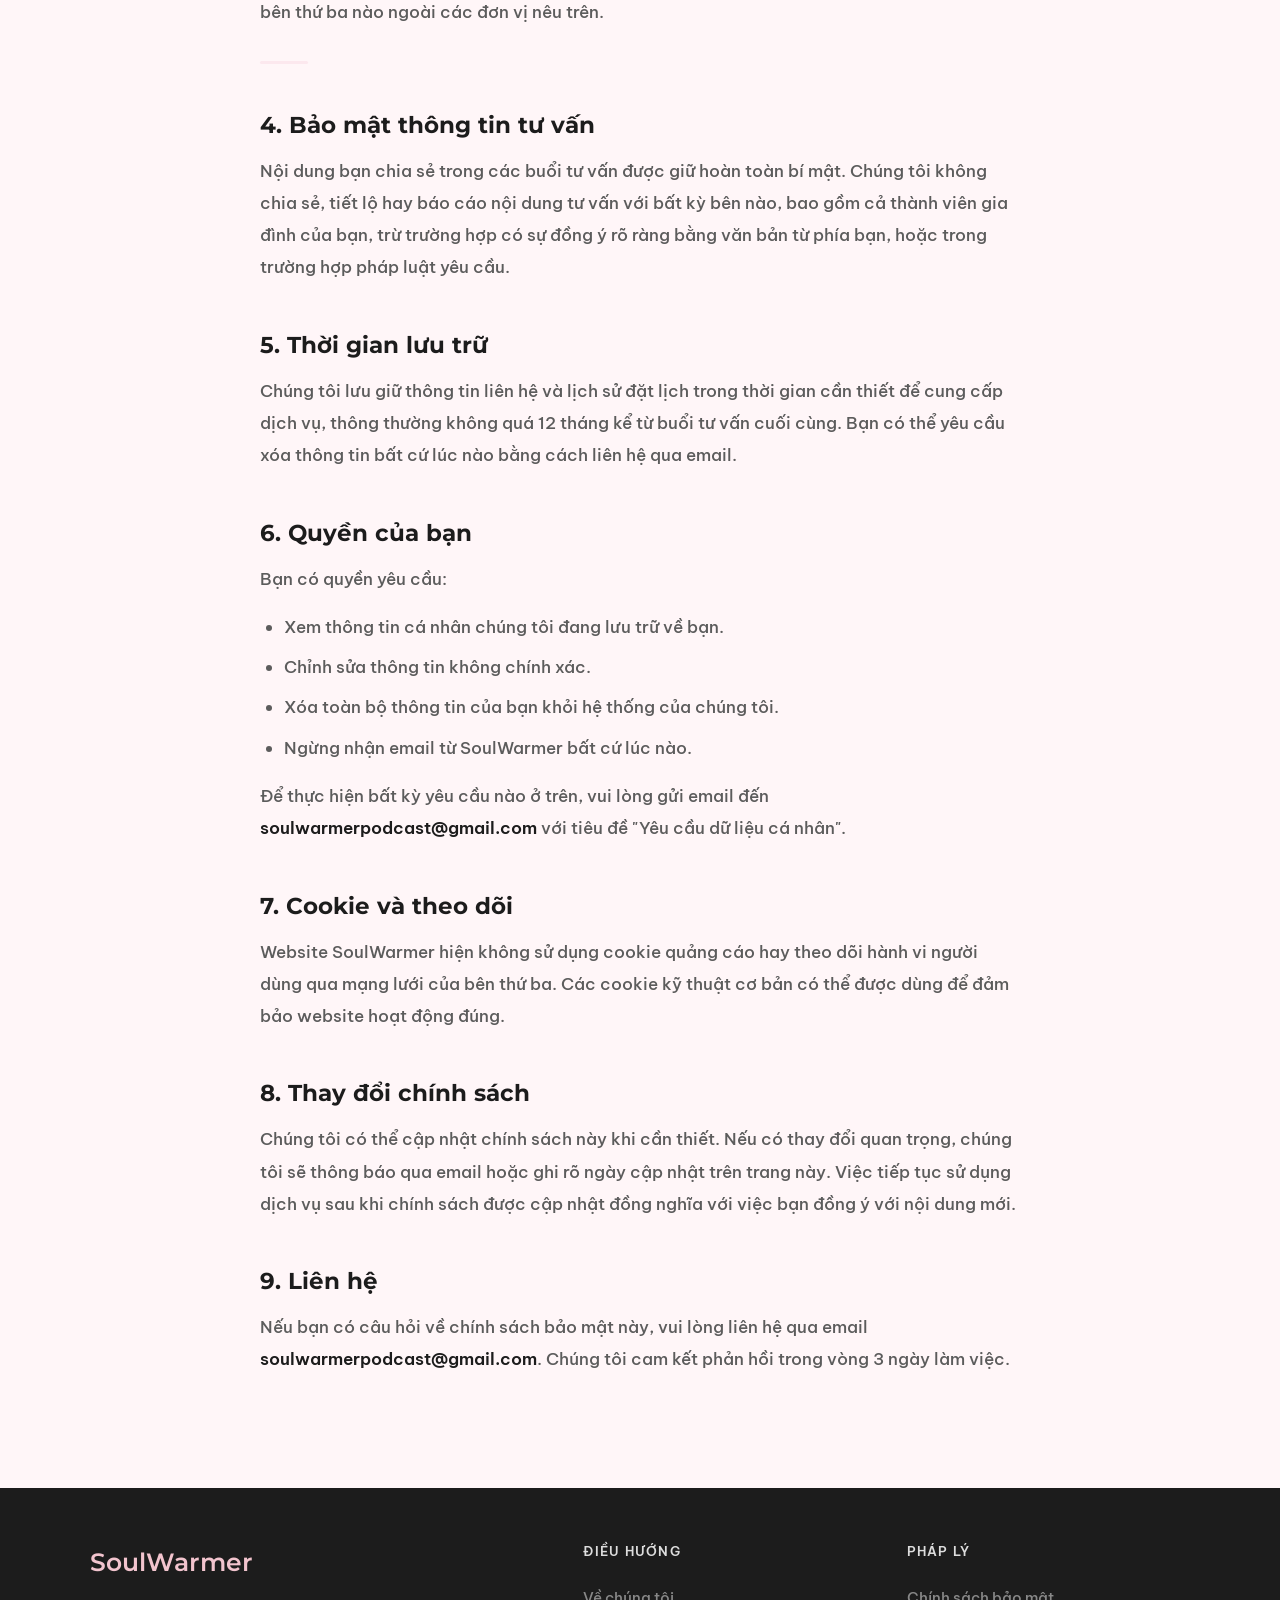
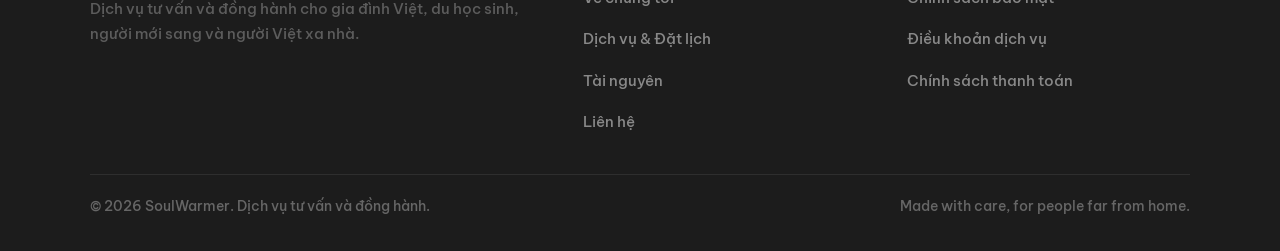
<file: pages/chinh-sach-bao-mat.html>
<!DOCTYPE html>
<html lang="vi">
<head>
  <meta charset="UTF-8" />
  <meta name="viewport" content="width=device-width, initial-scale=1.0" />
  <title>Chính sách bảo mật — SoulWarmer</title>
  <meta name="description" content="Chính sách bảo mật của SoulWarmer — cách chúng tôi thu thập, sử dụng và bảo vệ thông tin cá nhân của bạn." />
  <link rel="preconnect" href="https://fonts.googleapis.com">
  <link rel="preconnect" href="https://fonts.gstatic.com" crossorigin>
  <link href="https://fonts.googleapis.com/css2?family=Be+Vietnam+Pro:ital,wght@0,400;0,500;0,600;1,400&family=Montserrat:wght@600;700&display=swap" rel="stylesheet">
  <link rel="stylesheet" href="../css/style.css" />
  <style>
    .policy-hero {
      padding: 72px 24px 48px;
      background: linear-gradient(160deg, #FFF6F8 0%, #FCEEF3 100%);
      text-align: center;
    }
    .policy-hero h1 { max-width: 640px; margin: 0 auto 16px; font-size: clamp(1.8rem, 4vw, 2.6rem); }
    .policy-hero p { max-width: 500px; margin: 0 auto; font-size: 0.97rem; color: var(--color-text-soft); }

    .policy-body {
      padding: 64px 24px 96px;
    }
    .policy-inner {
      max-width: 760px;
      margin: 0 auto;
    }
    .policy-inner h2 {
      font-family: var(--font-heading);
      font-size: 1.25rem;
      font-weight: 700;
      color: var(--color-text);
      margin: 48px 0 16px;
    }
    .policy-inner h2:first-child { margin-top: 0; }
    .policy-inner p {
      font-size: 0.97rem;
      line-height: 1.85;
      color: var(--color-text-soft);
      margin-bottom: 16px;
    }
    .policy-inner ul {
      list-style: disc;
      padding-left: 24px;
      margin-bottom: 16px;
    }
    .policy-inner ul li {
      font-size: 0.97rem;
      line-height: 1.85;
      color: var(--color-text-soft);
      margin-bottom: 8px;
    }
    .policy-inner strong { color: var(--color-text); font-weight: 600; }
    .policy-date {
      display: inline-block;
      font-size: 0.82rem;
      color: var(--color-rose);
      font-weight: 600;
      letter-spacing: 0.05em;
      text-transform: uppercase;
      margin-bottom: 12px;
    }
    .policy-divider {
      width: 48px;
      height: 3px;
      background: var(--color-rose-pale);
      border-radius: 4px;
      margin: 32px 0;
    }
    @media (max-width: 640px) {
      .policy-body { padding: 48px 24px 72px; }
    }
  </style>
</head>
<body>

  <header class="nav">
    <div class="nav-inner">
      <a href="../index.html" class="nav-logo">SoulWarmer</a>
      <nav class="nav-links">
        <a href="about.html">Về chúng tôi</a>
        <a href="services.html">Dịch vụ</a>
        <a href="hoi-tho.html">Relaxation</a>
        <a href="content-hub.html">Tài nguyên</a>
        <a href="contact.html">Liên hệ</a>
        <a href="services.html" class="btn btn-primary">Đặt lịch tư vấn</a>
      </nav>
      <button class="nav-hamburger" id="hamburger" aria-label="Mở menu">
        <span></span><span></span><span></span>
      </button>
    </div>
    <nav class="nav-mobile" id="mobileMenu">
      <a href="../index.html">Trang chủ</a>
      <a href="about.html">Về chúng tôi</a>
      <a href="services.html">Dịch vụ</a>
      <a href="hoi-tho.html">Relaxation</a>
      <a href="content-hub.html">Tài nguyên</a>
      <a href="contact.html">Liên hệ</a>
      <a href="services.html" class="btn btn-primary" style="text-align:center">Đặt lịch tư vấn</a>
    </nav>
  </header>

  <section class="policy-hero">
    <p class="section-label">Pháp lý</p>
    <h1>Chính sách bảo mật</h1>
    <p>Chúng tôi nghiêm túc với việc bảo vệ thông tin của bạn. Trang này giải thích rõ những gì được thu thập, dùng như thế nào và quyền của bạn.</p>
  </section>

  <section class="policy-body">
    <div class="policy-inner">
      <span class="policy-date">Cập nhật lần cuối: tháng 6 năm 2026</span>

      <h2>1. Thông tin chúng tôi thu thập</h2>
      <p>Khi bạn sử dụng dịch vụ của SoulWarmer, chúng tôi có thể thu thập các thông tin sau:</p>
      <ul>
        <li><strong>Thông tin liên hệ:</strong> họ tên, địa chỉ email, số điện thoại (nếu bạn cung cấp qua form đặt lịch).</li>
        <li><strong>Nội dung tư vấn:</strong> những gì bạn chia sẻ trong ô "nội dung cần tư vấn" khi đặt lịch.</li>
        <li><strong>Thông tin thanh toán:</strong> chúng tôi không lưu trữ thông tin thẻ hoặc tài khoản ngân hàng. Giao dịch được xử lý hoàn toàn bởi PayOS.</li>
        <li><strong>Thông tin kỹ thuật:</strong> địa chỉ IP, loại trình duyệt, trang bạn truy cập và thời gian truy cập, được ghi lại tự động bởi hệ thống hosting (Vercel).</li>
      </ul>

      <h2>2. Mục đích sử dụng thông tin</h2>
      <p>Thông tin bạn cung cấp được dùng với các mục đích sau:</p>
      <ul>
        <li>Xác nhận lịch tư vấn và liên hệ lại với bạn sau khi đặt lịch.</li>
        <li>Gửi email xác nhận thanh toán và nhắc lịch (qua dịch vụ Resend).</li>
        <li>Chuẩn bị cho buổi tư vấn dựa trên nội dung bạn chia sẻ trước.</li>
        <li>Cải thiện chất lượng dịch vụ (không chia sẻ thông tin cá nhân ra bên ngoài).</li>
      </ul>

      <h2>3. Bên thứ ba có thể tiếp cận thông tin</h2>
      <p>SoulWarmer sử dụng một số dịch vụ kỹ thuật từ bên thứ ba để vận hành website. Các đơn vị này có thể tiếp cận thông tin của bạn trong phạm vi dịch vụ họ cung cấp:</p>
      <ul>
        <li><strong>Vercel</strong> — hosting và phân phối nội dung website. Thông tin kỹ thuật như địa chỉ IP được ghi lại theo chính sách của Vercel.</li>
        <li><strong>Resend</strong> — gửi email xác nhận đặt lịch và thanh toán. Resend nhận địa chỉ email và nội dung email bạn được gửi.</li>
        <li><strong>PayOS</strong> — xử lý thanh toán trực tuyến. Thông tin giao dịch được quản lý theo chính sách bảo mật của PayOS.</li>
      </ul>
      <p>Chúng tôi không bán, trao đổi hay chuyển nhượng thông tin cá nhân của bạn cho bất kỳ bên thứ ba nào ngoài các đơn vị nêu trên.</p>

      <div class="policy-divider"></div>

      <h2>4. Bảo mật thông tin tư vấn</h2>
      <p>Nội dung bạn chia sẻ trong các buổi tư vấn được giữ hoàn toàn bí mật. Chúng tôi không chia sẻ, tiết lộ hay báo cáo nội dung tư vấn với bất kỳ bên nào, bao gồm cả thành viên gia đình của bạn, trừ trường hợp có sự đồng ý rõ ràng bằng văn bản từ phía bạn, hoặc trong trường hợp pháp luật yêu cầu.</p>

      <h2>5. Thời gian lưu trữ</h2>
      <p>Chúng tôi lưu giữ thông tin liên hệ và lịch sử đặt lịch trong thời gian cần thiết để cung cấp dịch vụ, thông thường không quá 12 tháng kể từ buổi tư vấn cuối cùng. Bạn có thể yêu cầu xóa thông tin bất cứ lúc nào bằng cách liên hệ qua email.</p>

      <h2>6. Quyền của bạn</h2>
      <p>Bạn có quyền yêu cầu:</p>
      <ul>
        <li>Xem thông tin cá nhân chúng tôi đang lưu trữ về bạn.</li>
        <li>Chỉnh sửa thông tin không chính xác.</li>
        <li>Xóa toàn bộ thông tin của bạn khỏi hệ thống của chúng tôi.</li>
        <li>Ngừng nhận email từ SoulWarmer bất cứ lúc nào.</li>
      </ul>
      <p>Để thực hiện bất kỳ yêu cầu nào ở trên, vui lòng gửi email đến <strong>soulwarmerpodcast@gmail.com</strong> với tiêu đề "Yêu cầu dữ liệu cá nhân".</p>

      <h2>7. Cookie và theo dõi</h2>
      <p>Website SoulWarmer hiện không sử dụng cookie quảng cáo hay theo dõi hành vi người dùng qua mạng lưới của bên thứ ba. Các cookie kỹ thuật cơ bản có thể được dùng để đảm bảo website hoạt động đúng.</p>

      <h2>8. Thay đổi chính sách</h2>
      <p>Chúng tôi có thể cập nhật chính sách này khi cần thiết. Nếu có thay đổi quan trọng, chúng tôi sẽ thông báo qua email hoặc ghi rõ ngày cập nhật trên trang này. Việc tiếp tục sử dụng dịch vụ sau khi chính sách được cập nhật đồng nghĩa với việc bạn đồng ý với nội dung mới.</p>

      <h2>9. Liên hệ</h2>
      <p>Nếu bạn có câu hỏi về chính sách bảo mật này, vui lòng liên hệ qua email <strong>soulwarmerpodcast@gmail.com</strong>. Chúng tôi cam kết phản hồi trong vòng 3 ngày làm việc.</p>
    </div>
  </section>

  <footer class="footer">
    <div class="footer-inner">
      <div class="footer-brand">
        <span class="footer-logo">SoulWarmer</span>
        <p>Dịch vụ tư vấn và đồng hành cho gia đình Việt, du học sinh, người mới sang và người Việt xa nhà.</p>
      </div>
      <div class="footer-col">
        <h5>Điều hướng</h5>
        <ul>
          <li><a href="about.html">Về chúng tôi</a></li>
          <li><a href="services.html">Dịch vụ & Đặt lịch</a></li>
          <li><a href="content-hub.html">Tài nguyên</a></li>
          <li><a href="contact.html">Liên hệ</a></li>
        </ul>
      </div>
      <div class="footer-col">
        <h5>Pháp lý</h5>
        <ul>
          <li><a href="chinh-sach-bao-mat.html">Chính sách bảo mật</a></li>
          <li><a href="dieu-khoan-su-dung.html">Điều khoản dịch vụ</a></li>
          <li><a href="chinh-sach-thanh-toan.html">Chính sách thanh toán</a></li>
        </ul>
      </div>
    </div>
    <div class="footer-bottom">
      <span>© 2026 SoulWarmer. Dịch vụ tư vấn và đồng hành.</span>
      <span>Made with care, for people far from home.</span>
    </div>
  </footer>

  <script src="../js/main.js"></script>
</body>
</html>
</file>
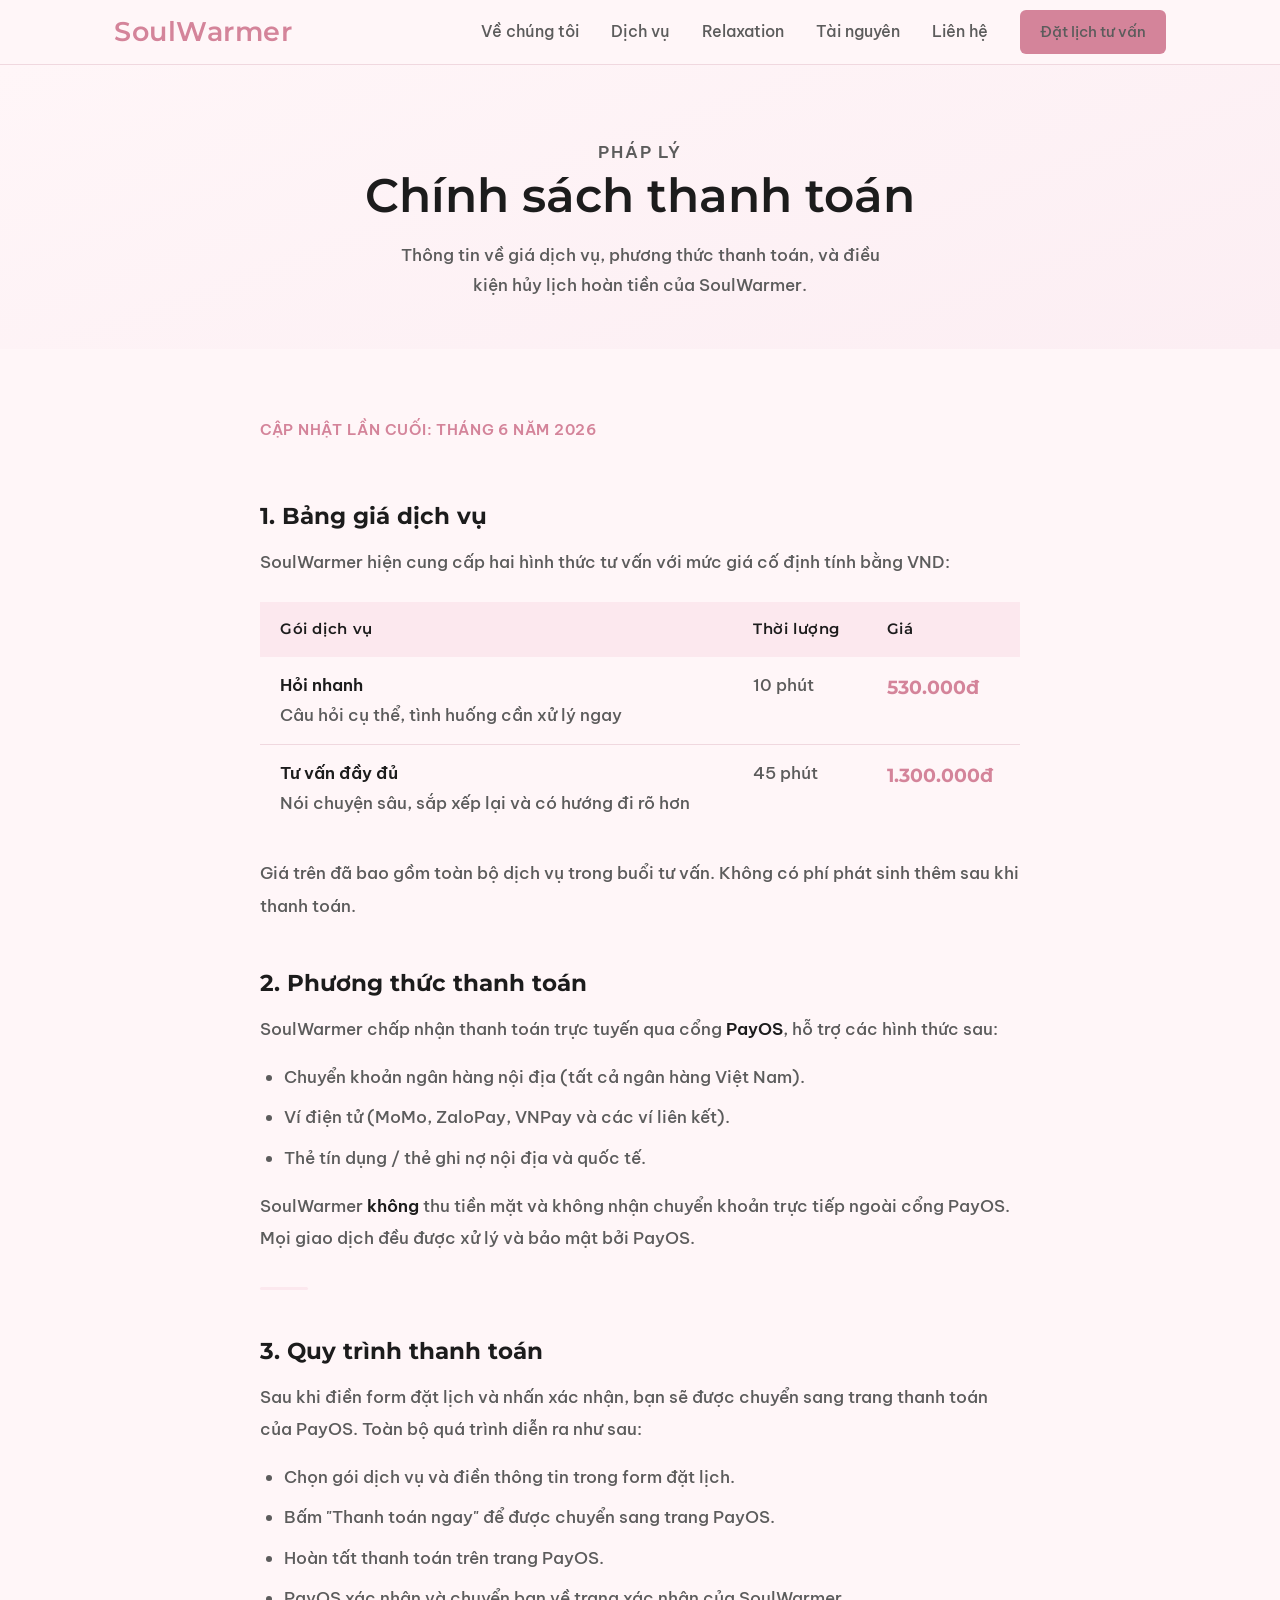
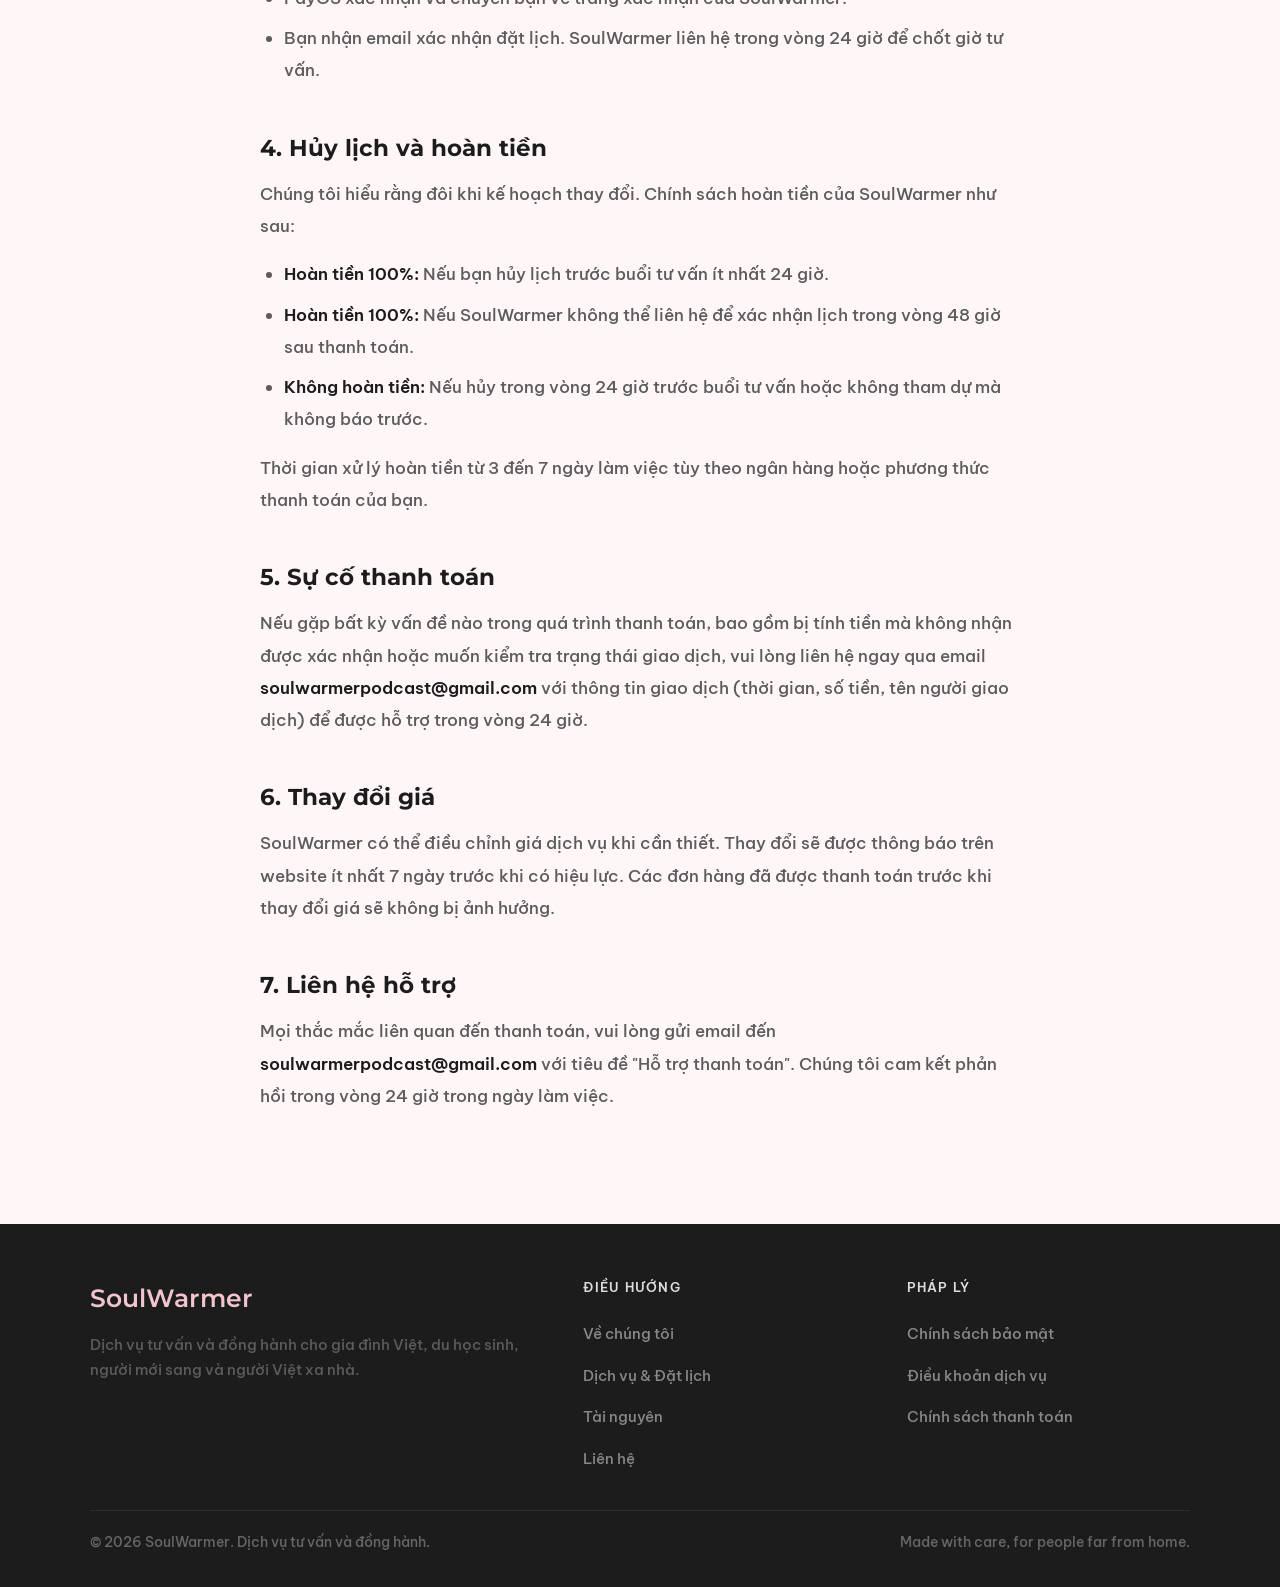
<file: pages/chinh-sach-thanh-toan.html>
<!DOCTYPE html>
<html lang="vi">
<head>
  <meta charset="UTF-8" />
  <meta name="viewport" content="width=device-width, initial-scale=1.0" />
  <title>Chính sách thanh toán — SoulWarmer</title>
  <meta name="description" content="Chính sách thanh toán của SoulWarmer — giá dịch vụ, phương thức thanh toán, hủy lịch và hoàn tiền." />
  <link rel="preconnect" href="https://fonts.googleapis.com">
  <link rel="preconnect" href="https://fonts.gstatic.com" crossorigin>
  <link href="https://fonts.googleapis.com/css2?family=Be+Vietnam+Pro:ital,wght@0,400;0,500;0,600;1,400&family=Montserrat:wght@600;700&display=swap" rel="stylesheet">
  <link rel="stylesheet" href="../css/style.css" />
  <style>
    .policy-hero {
      padding: 72px 24px 48px;
      background: linear-gradient(160deg, #FFF6F8 0%, #FCEEF3 100%);
      text-align: center;
    }
    .policy-hero h1 { max-width: 640px; margin: 0 auto 16px; font-size: clamp(1.8rem, 4vw, 2.6rem); }
    .policy-hero p { max-width: 500px; margin: 0 auto; font-size: 0.97rem; color: var(--color-text-soft); }

    .policy-body { padding: 64px 24px 96px; }
    .policy-inner { max-width: 760px; margin: 0 auto; }
    .policy-inner h2 {
      font-family: var(--font-heading);
      font-size: 1.25rem;
      font-weight: 700;
      color: var(--color-text);
      margin: 48px 0 16px;
    }
    .policy-inner h2:first-child { margin-top: 0; }
    .policy-inner p {
      font-size: 0.97rem;
      line-height: 1.85;
      color: var(--color-text-soft);
      margin-bottom: 16px;
    }
    .policy-inner ul {
      list-style: disc;
      padding-left: 24px;
      margin-bottom: 16px;
    }
    .policy-inner ul li {
      font-size: 0.97rem;
      line-height: 1.85;
      color: var(--color-text-soft);
      margin-bottom: 8px;
    }
    .policy-inner strong { color: var(--color-text); font-weight: 600; }
    .policy-date {
      display: inline-block;
      font-size: 0.82rem;
      color: var(--color-rose);
      font-weight: 600;
      letter-spacing: 0.05em;
      text-transform: uppercase;
      margin-bottom: 12px;
    }
    .policy-divider {
      width: 48px;
      height: 3px;
      background: var(--color-rose-pale);
      border-radius: 4px;
      margin: 32px 0;
    }
    .pricing-table {
      width: 100%;
      border-collapse: collapse;
      margin: 24px 0;
      font-size: 0.95rem;
    }
    .pricing-table th {
      background: var(--color-rose-pale);
      color: var(--color-text);
      font-family: var(--font-heading);
      font-weight: 600;
      padding: 14px 20px;
      text-align: left;
      font-size: 0.85rem;
      letter-spacing: 0.04em;
    }
    .pricing-table td {
      padding: 14px 20px;
      color: var(--color-text-soft);
      border-bottom: 1px solid var(--color-border);
      vertical-align: top;
    }
    .pricing-table tr:last-child td { border-bottom: none; }
    .pricing-table .price {
      font-family: var(--font-heading);
      font-weight: 700;
      color: var(--color-rose);
      font-size: 1.05rem;
      white-space: nowrap;
    }
    @media (max-width: 640px) {
      .policy-body { padding: 48px 24px 72px; }
      .pricing-table th, .pricing-table td { padding: 12px 14px; }
    }
  </style>
</head>
<body>

  <header class="nav">
    <div class="nav-inner">
      <a href="../index.html" class="nav-logo">SoulWarmer</a>
      <nav class="nav-links">
        <a href="about.html">Về chúng tôi</a>
        <a href="services.html">Dịch vụ</a>
        <a href="hoi-tho.html">Relaxation</a>
        <a href="content-hub.html">Tài nguyên</a>
        <a href="contact.html">Liên hệ</a>
        <a href="services.html" class="btn btn-primary">Đặt lịch tư vấn</a>
      </nav>
      <button class="nav-hamburger" id="hamburger" aria-label="Mở menu">
        <span></span><span></span><span></span>
      </button>
    </div>
    <nav class="nav-mobile" id="mobileMenu">
      <a href="../index.html">Trang chủ</a>
      <a href="about.html">Về chúng tôi</a>
      <a href="services.html">Dịch vụ</a>
      <a href="hoi-tho.html">Relaxation</a>
      <a href="content-hub.html">Tài nguyên</a>
      <a href="contact.html">Liên hệ</a>
      <a href="services.html" class="btn btn-primary" style="text-align:center">Đặt lịch tư vấn</a>
    </nav>
  </header>

  <section class="policy-hero">
    <p class="section-label">Pháp lý</p>
    <h1>Chính sách thanh toán</h1>
    <p>Thông tin về giá dịch vụ, phương thức thanh toán, và điều kiện hủy lịch hoàn tiền của SoulWarmer.</p>
  </section>

  <section class="policy-body">
    <div class="policy-inner">
      <span class="policy-date">Cập nhật lần cuối: tháng 6 năm 2026</span>

      <h2>1. Bảng giá dịch vụ</h2>
      <p>SoulWarmer hiện cung cấp hai hình thức tư vấn với mức giá cố định tính bằng VND:</p>

      <table class="pricing-table">
        <thead>
          <tr>
            <th>Gói dịch vụ</th>
            <th>Thời lượng</th>
            <th>Giá</th>
          </tr>
        </thead>
        <tbody>
          <tr>
            <td><strong>Hỏi nhanh</strong><br/>Câu hỏi cụ thể, tình huống cần xử lý ngay</td>
            <td>10 phút</td>
            <td class="price">530.000đ</td>
          </tr>
          <tr>
            <td><strong>Tư vấn đầy đủ</strong><br/>Nói chuyện sâu, sắp xếp lại và có hướng đi rõ hơn</td>
            <td>45 phút</td>
            <td class="price">1.300.000đ</td>
          </tr>
        </tbody>
      </table>

      <p>Giá trên đã bao gồm toàn bộ dịch vụ trong buổi tư vấn. Không có phí phát sinh thêm sau khi thanh toán.</p>

      <h2>2. Phương thức thanh toán</h2>
      <p>SoulWarmer chấp nhận thanh toán trực tuyến qua cổng <strong>PayOS</strong>, hỗ trợ các hình thức sau:</p>
      <ul>
        <li>Chuyển khoản ngân hàng nội địa (tất cả ngân hàng Việt Nam).</li>
        <li>Ví điện tử (MoMo, ZaloPay, VNPay và các ví liên kết).</li>
        <li>Thẻ tín dụng / thẻ ghi nợ nội địa và quốc tế.</li>
      </ul>
      <p>SoulWarmer <strong>không</strong> thu tiền mặt và không nhận chuyển khoản trực tiếp ngoài cổng PayOS. Mọi giao dịch đều được xử lý và bảo mật bởi PayOS.</p>

      <div class="policy-divider"></div>

      <h2>3. Quy trình thanh toán</h2>
      <p>Sau khi điền form đặt lịch và nhấn xác nhận, bạn sẽ được chuyển sang trang thanh toán của PayOS. Toàn bộ quá trình diễn ra như sau:</p>
      <ul>
        <li>Chọn gói dịch vụ và điền thông tin trong form đặt lịch.</li>
        <li>Bấm "Thanh toán ngay" để được chuyển sang trang PayOS.</li>
        <li>Hoàn tất thanh toán trên trang PayOS.</li>
        <li>PayOS xác nhận và chuyển bạn về trang xác nhận của SoulWarmer.</li>
        <li>Bạn nhận email xác nhận đặt lịch. SoulWarmer liên hệ trong vòng 24 giờ để chốt giờ tư vấn.</li>
      </ul>

      <h2>4. Hủy lịch và hoàn tiền</h2>
      <p>Chúng tôi hiểu rằng đôi khi kế hoạch thay đổi. Chính sách hoàn tiền của SoulWarmer như sau:</p>
      <ul>
        <li><strong>Hoàn tiền 100%:</strong> Nếu bạn hủy lịch trước buổi tư vấn ít nhất 24 giờ.</li>
        <li><strong>Hoàn tiền 100%:</strong> Nếu SoulWarmer không thể liên hệ để xác nhận lịch trong vòng 48 giờ sau thanh toán.</li>
        <li><strong>Không hoàn tiền:</strong> Nếu hủy trong vòng 24 giờ trước buổi tư vấn hoặc không tham dự mà không báo trước.</li>
      </ul>
      <p>Thời gian xử lý hoàn tiền từ 3 đến 7 ngày làm việc tùy theo ngân hàng hoặc phương thức thanh toán của bạn.</p>

      <h2>5. Sự cố thanh toán</h2>
      <p>Nếu gặp bất kỳ vấn đề nào trong quá trình thanh toán, bao gồm bị tính tiền mà không nhận được xác nhận hoặc muốn kiểm tra trạng thái giao dịch, vui lòng liên hệ ngay qua email <strong>soulwarmerpodcast@gmail.com</strong> với thông tin giao dịch (thời gian, số tiền, tên người giao dịch) để được hỗ trợ trong vòng 24 giờ.</p>

      <h2>6. Thay đổi giá</h2>
      <p>SoulWarmer có thể điều chỉnh giá dịch vụ khi cần thiết. Thay đổi sẽ được thông báo trên website ít nhất 7 ngày trước khi có hiệu lực. Các đơn hàng đã được thanh toán trước khi thay đổi giá sẽ không bị ảnh hưởng.</p>

      <h2>7. Liên hệ hỗ trợ</h2>
      <p>Mọi thắc mắc liên quan đến thanh toán, vui lòng gửi email đến <strong>soulwarmerpodcast@gmail.com</strong> với tiêu đề "Hỗ trợ thanh toán". Chúng tôi cam kết phản hồi trong vòng 24 giờ trong ngày làm việc.</p>
    </div>
  </section>

  <footer class="footer">
    <div class="footer-inner">
      <div class="footer-brand">
        <span class="footer-logo">SoulWarmer</span>
        <p>Dịch vụ tư vấn và đồng hành cho gia đình Việt, du học sinh, người mới sang và người Việt xa nhà.</p>
      </div>
      <div class="footer-col">
        <h5>Điều hướng</h5>
        <ul>
          <li><a href="about.html">Về chúng tôi</a></li>
          <li><a href="services.html">Dịch vụ & Đặt lịch</a></li>
          <li><a href="content-hub.html">Tài nguyên</a></li>
          <li><a href="contact.html">Liên hệ</a></li>
        </ul>
      </div>
      <div class="footer-col">
        <h5>Pháp lý</h5>
        <ul>
          <li><a href="chinh-sach-bao-mat.html">Chính sách bảo mật</a></li>
          <li><a href="dieu-khoan-su-dung.html">Điều khoản dịch vụ</a></li>
          <li><a href="chinh-sach-thanh-toan.html">Chính sách thanh toán</a></li>
        </ul>
      </div>
    </div>
    <div class="footer-bottom">
      <span>© 2026 SoulWarmer. Dịch vụ tư vấn và đồng hành.</span>
      <span>Made with care, for people far from home.</span>
    </div>
  </footer>

  <script src="../js/main.js"></script>
</body>
</html>
</file>
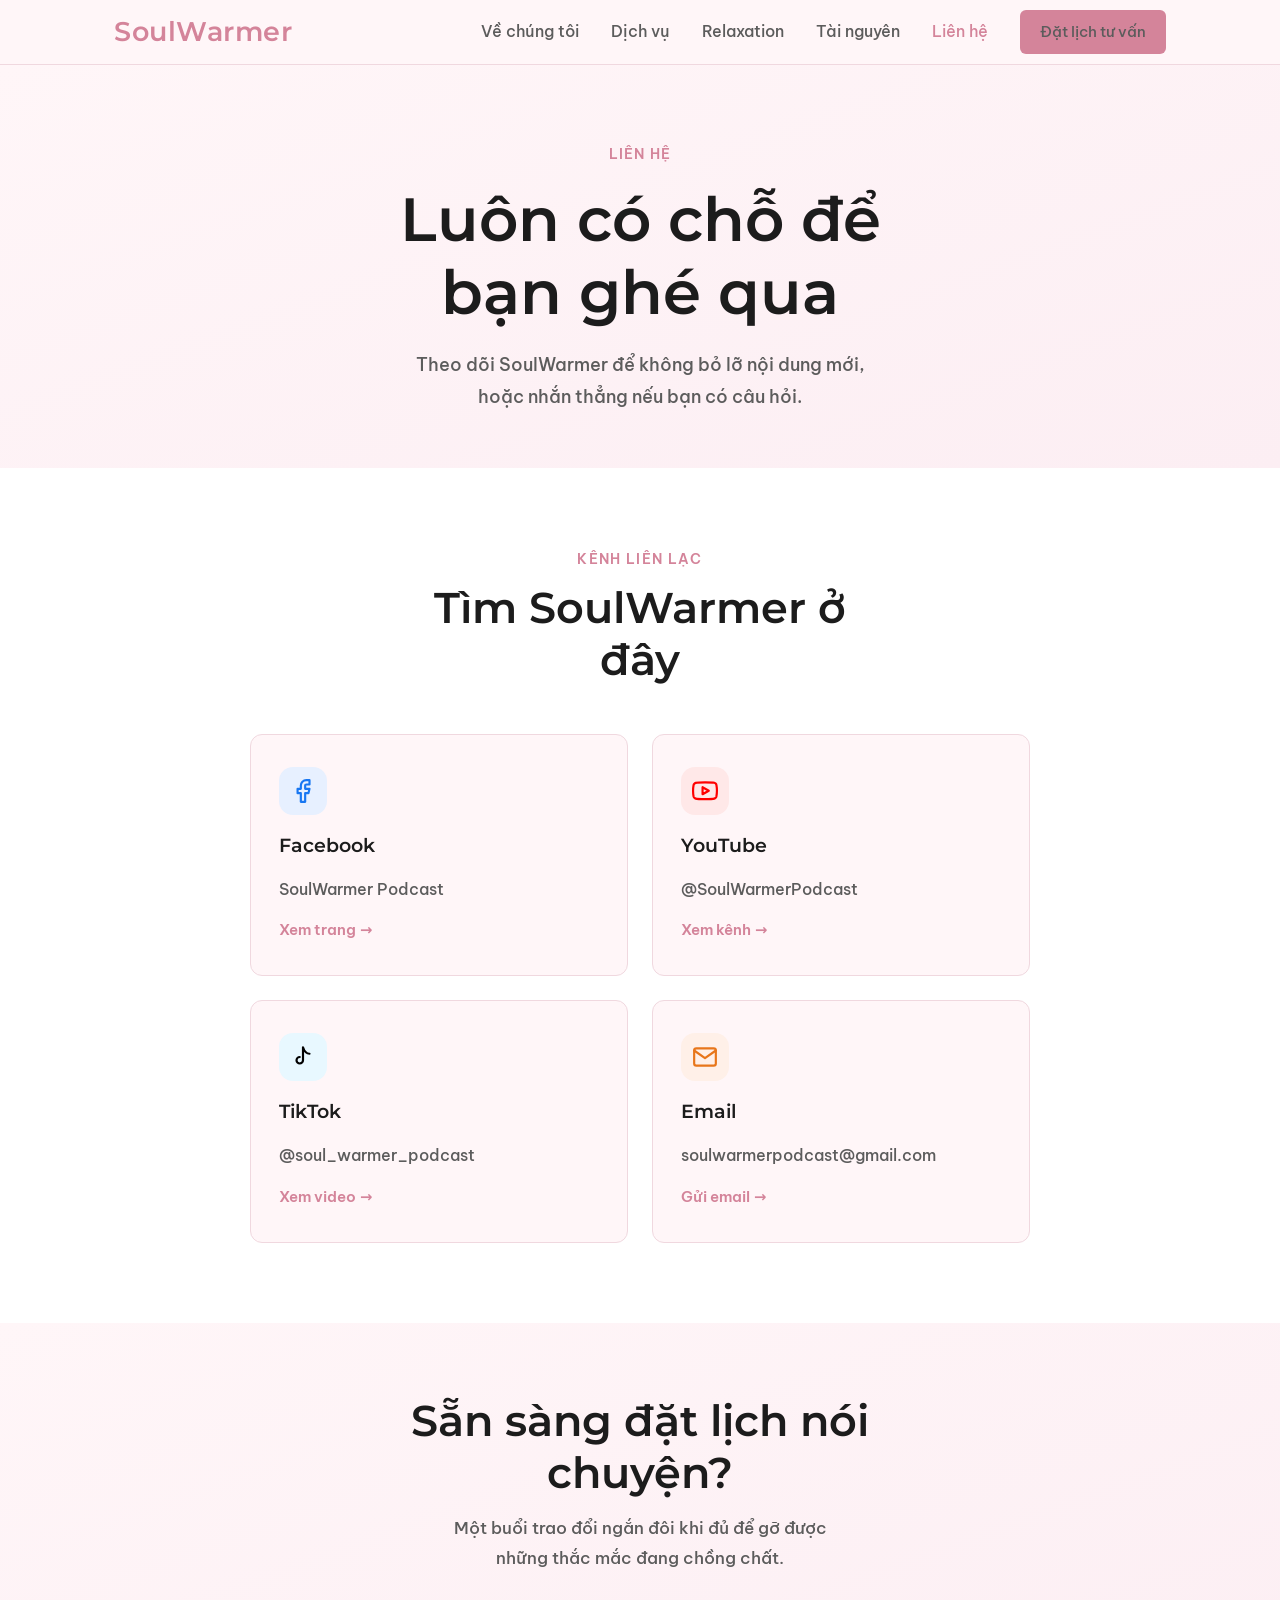
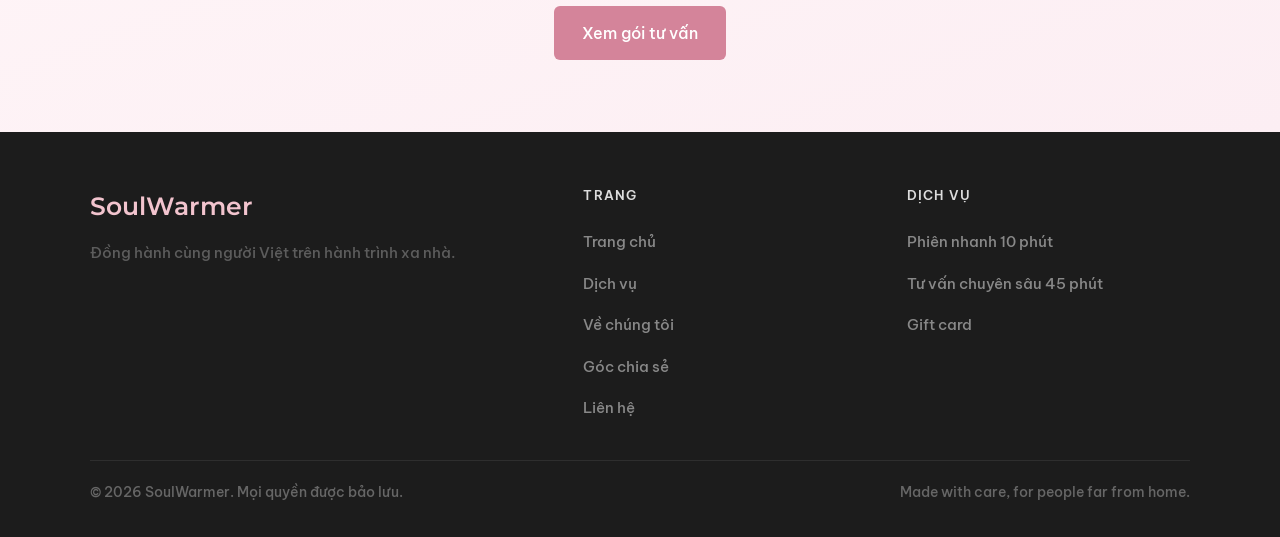
<file: pages/contact.html>
<!DOCTYPE html>
<html lang="vi">
<head>
  <meta charset="UTF-8" />
  <meta name="viewport" content="width=device-width, initial-scale=1.0" />
  <title>Liên hệ — SoulWarmer</title>
  <meta name="description" content="Kết nối với SoulWarmer qua Facebook, YouTube, TikTok hoặc email. Luôn có người lắng nghe." />
  <link rel="preconnect" href="https://fonts.googleapis.com">
  <link rel="preconnect" href="https://fonts.gstatic.com" crossorigin>
  <link href="https://fonts.googleapis.com/css2?family=Be+Vietnam+Pro:ital,wght@0,400;0,500;0,600;1,400&family=Montserrat:wght@600;700&display=swap" rel="stylesheet">
  <link rel="stylesheet" href="../css/style.css" />
  <style>
    .contact-hero {
      padding: 72px 24px 56px;
      background: linear-gradient(160deg, #FFF6F8 0%, #FCEEF3 100%);
      text-align: center;
    }
    .contact-hero .label {
      display: inline-block;
      font-size: 0.78rem;
      font-weight: 600;
      letter-spacing: 0.09em;
      text-transform: uppercase;
      color: var(--color-rose);
      margin-bottom: 16px;
    }
    .contact-hero h1 { max-width: 560px; margin: 0 auto 20px; }
    .contact-hero .lead {
      max-width: 480px;
      margin: 0 auto;
      font-size: 1rem;
      color: var(--color-text-soft);
      line-height: 1.75;
    }

    .channels-section {
      padding: var(--section-pad);
      background: var(--color-white);
    }
    .channels-grid {
      display: grid;
      grid-template-columns: 1fr 1fr;
      gap: 24px;
      max-width: 780px;
      margin: 48px auto 0;
    }
    .channel-card {
      background: var(--color-bg);
      border: 1.5px solid var(--color-border);
      border-radius: var(--radius-md);
      padding: 32px 28px;
      display: flex;
      flex-direction: column;
      gap: 14px;
      transition: box-shadow 0.2s, border-color 0.2s;
      text-decoration: none;
    }
    .channel-card:hover {
      border-color: var(--color-rose);
      box-shadow: 0 4px 24px rgba(212,132,154,0.15);
    }
    .channel-icon {
      width: 48px;
      height: 48px;
      border-radius: 14px;
      display: flex;
      align-items: center;
      justify-content: center;
    }
    .channel-icon svg { width: 26px; height: 26px; }
    .channel-icon.fb   { background: #e7f0ff; }
    .channel-icon.yt   { background: #ffe8e8; }
    .channel-icon.tt   { background: #e8f8ff; }
    .channel-icon.mail { background: #fff0e8; }

    .channel-name {
      font-family: var(--font-heading);
      font-size: 1.05rem;
      font-weight: 600;
      color: var(--color-text);
    }
    .channel-handle {
      font-size: 0.875rem;
      color: var(--color-text-soft);
    }
    .channel-arrow {
      margin-top: auto;
      font-size: 0.82rem;
      font-weight: 600;
      color: var(--color-rose);
      display: flex;
      align-items: center;
      gap: 4px;
    }

    .contact-cta {
      padding: 72px 24px;
      background: linear-gradient(160deg, #FFF6F8 0%, #FCEEF3 100%);
      text-align: center;
    }
    .contact-cta h2 { max-width: 480px; margin: 0 auto 16px; }
    .contact-cta p  { max-width: 400px; margin: 0 auto 32px; color: var(--color-text-soft); font-size: 0.97rem; line-height: 1.7; }

    @media (max-width: 640px) {
      .channels-grid { grid-template-columns: 1fr; }
      .channel-card  { padding: 24px 20px; }
    }
  </style>
</head>
<body>

  <!-- NAV -->
  <header class="nav">
    <div class="nav-inner">
      <a href="../index.html" class="nav-logo">SoulWarmer</a>
      <nav class="nav-links">
        <a href="about.html">Về chúng tôi</a>
        <a href="services.html">Dịch vụ</a>
        <a href="hoi-tho.html">Relaxation</a>
        <a href="content-hub.html">Tài nguyên</a>
        <a href="contact.html" style="color:var(--color-rose)">Liên hệ</a>
        <a href="services.html" class="btn btn-primary">Đặt lịch tư vấn</a>
      </nav>
      <button class="nav-hamburger" id="hamburger" aria-label="Mở menu">
        <span></span><span></span><span></span>
      </button>
    </div>
    <nav class="nav-mobile" id="mobileMenu">
      <a href="../index.html">Trang chủ</a>
      <a href="services.html">Dịch vụ</a>
      <a href="about.html">Về chúng tôi</a>
      <a href="hoi-tho.html">Relaxation</a>
      <a href="content-hub.html">Góc chia sẻ</a>
      <a href="contact.html">Liên hệ</a>
      <a href="services.html" class="btn btn-primary" style="text-align:center">Đặt lịch tư vấn</a>
    </nav>
  </header>

  <!-- HERO -->
  <section class="contact-hero">
    <p class="label">Liên hệ</p>
    <h1>Luôn có chỗ để bạn ghé qua</h1>
    <p class="lead">Theo dõi SoulWarmer để không bỏ lỡ nội dung mới, hoặc nhắn thẳng nếu bạn có câu hỏi.</p>
  </section>

  <!-- CHANNELS -->
  <section class="channels-section">
    <div class="container">
      <p class="section-label" style="text-align:center">Kênh liên lạc</p>
      <h2 style="text-align:center; max-width:420px; margin:8px auto 0;">Tìm SoulWarmer ở đây</h2>

      <div class="channels-grid">

        <a class="channel-card fade-up" href="https://www.facebook.com/soulwarmerpodcast" target="_blank" rel="noopener">
          <div class="channel-icon fb">
            <svg viewBox="0 0 24 24" fill="none" xmlns="http://www.w3.org/2000/svg">
              <path d="M18 2H15C13.6739 2 12.4021 2.52678 11.4645 3.46447C10.5268 4.40215 10 5.67392 10 7V10H7V14H10V22H14V14H17L18 10H14V7C14 6.73478 14.1054 6.48043 14.2929 6.29289C14.4804 6.10536 14.7348 6 15 6H18V2Z" stroke="#1877F2" stroke-width="2" stroke-linecap="round" stroke-linejoin="round"/>
            </svg>
          </div>
          <div class="channel-name">Facebook</div>
          <div class="channel-handle">SoulWarmer Podcast</div>
          <div class="channel-arrow">Xem trang <span>→</span></div>
        </a>

        <a class="channel-card fade-up" href="https://www.youtube.com/@soulwarmerpod" target="_blank" rel="noopener">
          <div class="channel-icon yt">
            <svg viewBox="0 0 24 24" fill="none" xmlns="http://www.w3.org/2000/svg">
              <path d="M22.54 6.42C22.4212 5.94541 22.1793 5.51057 21.8387 5.15941C21.498 4.80824 21.0708 4.55318 20.6 4.42C18.88 4 12 4 12 4C12 4 5.12 4 3.4 4.46C2.92925 4.59318 2.50198 4.84824 2.16135 5.19941C1.82072 5.55057 1.57879 5.98541 1.46 6.46C1.14521 8.20556 0.991235 9.97631 1 11.75C0.988787 13.537 1.14277 15.3213 1.46 17.08C1.59096 17.5398 1.83831 17.9581 2.17814 18.2945C2.51798 18.6308 2.93882 18.8738 3.4 19C5.12 19.46 12 19.46 12 19.46C12 19.46 18.88 19.46 20.6 19C21.0708 18.8668 21.498 18.6118 21.8387 18.2606C22.1793 17.9094 22.4212 17.4746 22.54 17C22.8524 15.2676 23.0063 13.5103 23 11.75C23.0112 9.96295 22.8573 8.1787 22.54 6.42Z" stroke="#FF0000" stroke-width="2" stroke-linecap="round" stroke-linejoin="round"/>
              <path d="M9.75 15.02L15.5 11.75L9.75 8.48V15.02Z" stroke="#FF0000" stroke-width="2" stroke-linecap="round" stroke-linejoin="round"/>
            </svg>
          </div>
          <div class="channel-name">YouTube</div>
          <div class="channel-handle">@SoulWarmerPodcast</div>
          <div class="channel-arrow">Xem kênh <span>→</span></div>
        </a>

        <a class="channel-card fade-up" href="https://www.tiktok.com/@soul_warmer_podcast" target="_blank" rel="noopener">
          <div class="channel-icon tt">
            <svg viewBox="0 0 24 24" fill="none" xmlns="http://www.w3.org/2000/svg">
              <path d="M9 12C7.34315 12 6 13.3431 6 15C6 16.6569 7.34315 18 9 18C10.6569 18 12 16.6569 12 15V3C12.6667 5 14.4 9 18 9" stroke="#010101" stroke-width="2" stroke-linecap="round" stroke-linejoin="round"/>
            </svg>
          </div>
          <div class="channel-name">TikTok</div>
          <div class="channel-handle">@soul_warmer_podcast</div>
          <div class="channel-arrow">Xem video <span>→</span></div>
        </a>

        <a class="channel-card fade-up" href="mailto:soulwarmerpodcast@gmail.com">
          <div class="channel-icon mail">
            <svg viewBox="0 0 24 24" fill="none" xmlns="http://www.w3.org/2000/svg">
              <path d="M4 4H20C21.1 4 22 4.9 22 6V18C22 19.1 21.1 20 20 20H4C2.9 20 2 19.1 2 18V6C2 4.9 2.9 4 4 4Z" stroke="#E8761A" stroke-width="2" stroke-linecap="round" stroke-linejoin="round"/>
              <path d="M22 6L12 13L2 6" stroke="#E8761A" stroke-width="2" stroke-linecap="round" stroke-linejoin="round"/>
            </svg>
          </div>
          <div class="channel-name">Email</div>
          <div class="channel-handle">soulwarmerpodcast@gmail.com</div>
          <div class="channel-arrow">Gửi email <span>→</span></div>
        </a>

      </div>
    </div>
  </section>

  <!-- CTA -->
  <section class="contact-cta">
    <div class="fade-up">
      <h2>Sẵn sàng đặt lịch nói chuyện?</h2>
      <p>Một buổi trao đổi ngắn đôi khi đủ để gỡ được những thắc mắc đang chồng chất.</p>
      <a href="services.html" class="btn btn-primary">Xem gói tư vấn</a>
    </div>
  </section>

  <footer class="footer">
    <div class="footer-inner">
      <div class="footer-brand">
        <span class="footer-logo">SoulWarmer</span>
        <p>Đồng hành cùng người Việt trên hành trình xa nhà.</p>
      </div>
      <div class="footer-col">
        <h5>Trang</h5>
        <ul>
          <li><a href="../index.html">Trang chủ</a></li>
          <li><a href="services.html">Dịch vụ</a></li>
          <li><a href="about.html">Về chúng tôi</a></li>
          <li><a href="content-hub.html">Góc chia sẻ</a></li>
          <li><a href="contact.html">Liên hệ</a></li>
        </ul>
      </div>
      <div class="footer-col">
        <h5>Dịch vụ</h5>
        <ul>
          <li><a href="services.html">Phiên nhanh 10 phút</a></li>
          <li><a href="services.html">Tư vấn chuyên sâu 45 phút</a></li>
          <li><a href="services.html">Gift card</a></li>
        </ul>
      </div>
    </div>
    <div class="footer-bottom">
      <span>© 2026 SoulWarmer. Mọi quyền được bảo lưu.</span>
      <span>Made with care, for people far from home.</span>
    </div>
  </footer>

  <script src="../js/main.js"></script>
</body>
</html>
</file>
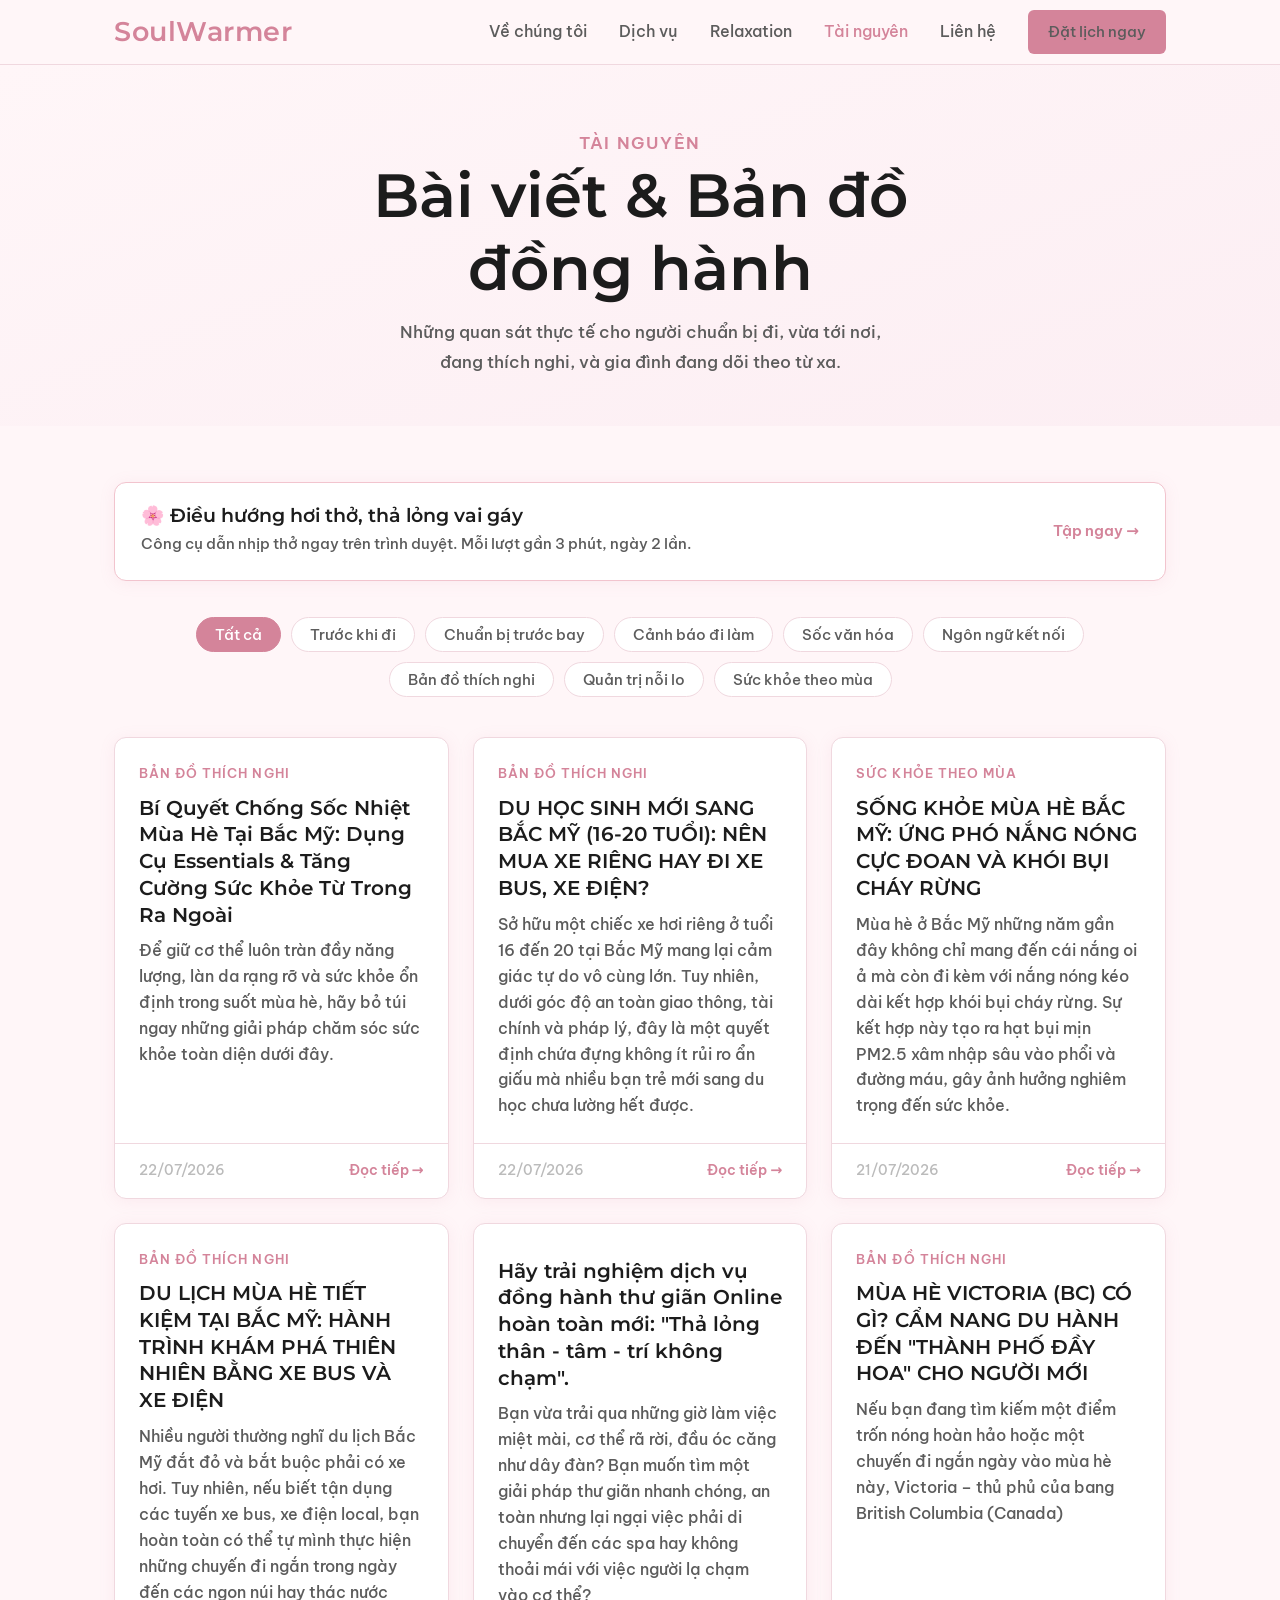
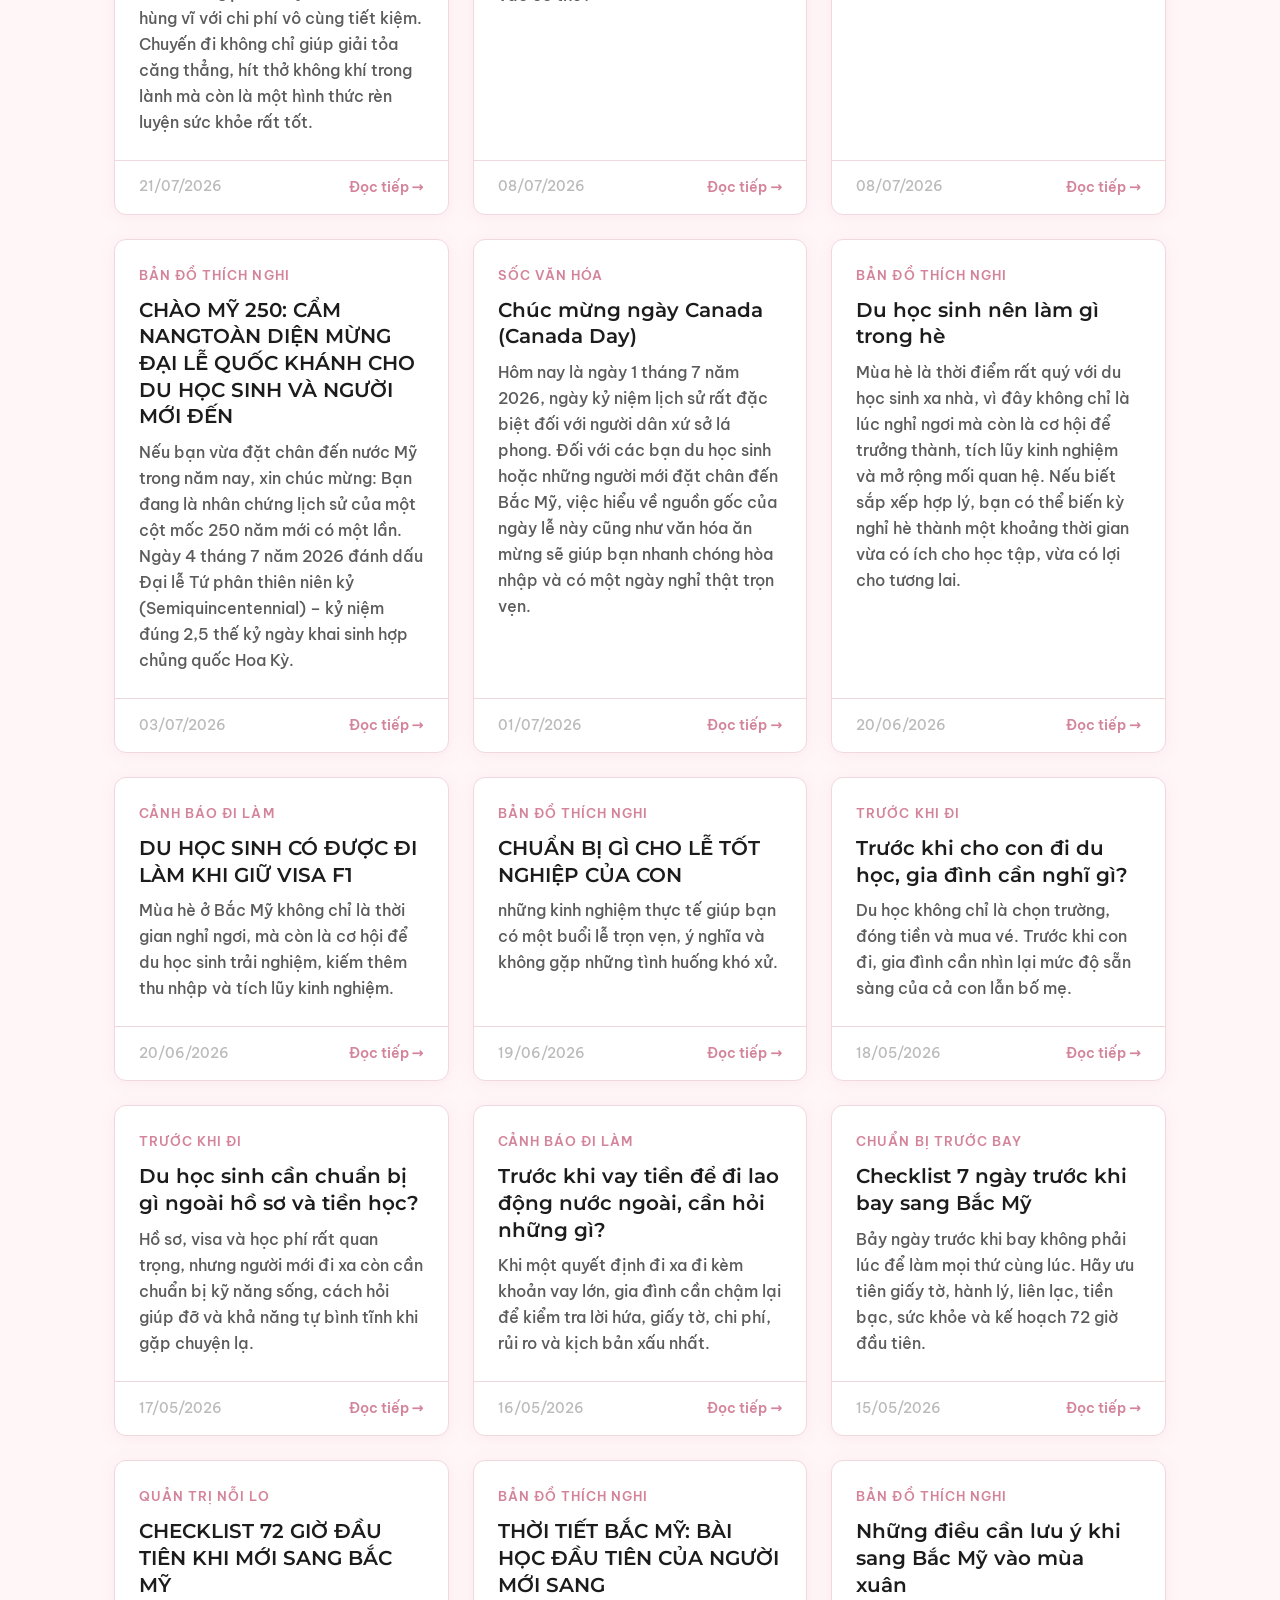
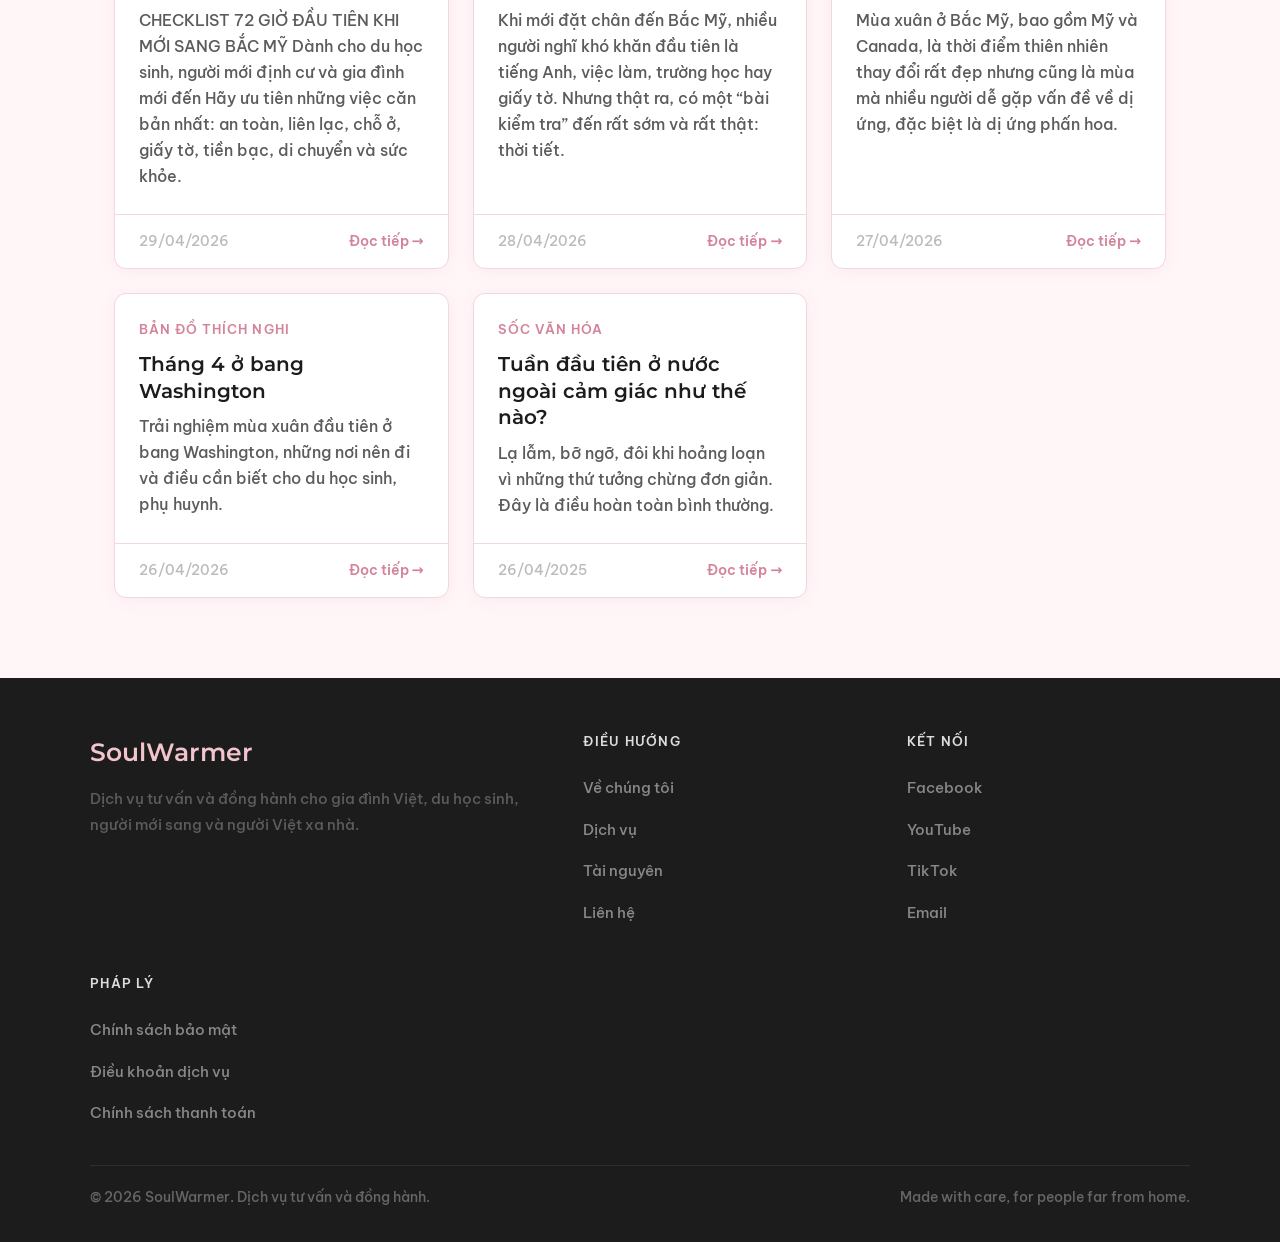
<file: pages/content-hub.html>
<!DOCTYPE html>
<html lang="vi">
<head>
  <meta charset="UTF-8" />
  <meta name="viewport" content="width=device-width, initial-scale=1.0" />
  <title>Tài nguyên — SoulWarmer</title>
  <link rel="preconnect" href="https://fonts.googleapis.com">
  <link rel="preconnect" href="https://fonts.gstatic.com" crossorigin>
  <link href="https://fonts.googleapis.com/css2?family=Be+Vietnam+Pro:ital,wght@0,400;0,500;0,600;1,400&family=Montserrat:wght@600;700&display=swap" rel="stylesheet">
  <link rel="stylesheet" href="../css/style.css" />
  <style>
    .hub-hero { padding: 64px 24px 48px; background: linear-gradient(160deg, #FFF6F8 0%, #FCEEF3 100%); text-align: center; }
    .hub-hero h1 { max-width: 600px; margin: 0 auto 12px; }
    .hub-hero p { max-width: 500px; margin: 0 auto; font-size: 0.95rem; }

    .hub-body { padding: 56px 24px 80px; }

    .filter-bar { display: flex; gap: 10px; flex-wrap: wrap; margin-bottom: 40px; justify-content: center; }
    .filter-btn {
      padding: 7px 18px;
      border-radius: 20px;
      border: 1.5px solid var(--color-border);
      background: white;
      font-family: var(--font-body);
      font-size: 0.82rem;
      font-weight: 500;
      color: var(--color-text-soft);
      cursor: pointer;
      transition: all 0.15s;
    }
    .filter-btn:hover { border-color: var(--color-rose); color: var(--color-rose); }
    .filter-btn.active { background: var(--color-rose); border-color: var(--color-rose); color: white; }

    .posts-grid { display: grid; grid-template-columns: repeat(3, 1fr); gap: 24px; }
    .post-card {
      background: white;
      border: 1px solid var(--color-border);
      border-radius: var(--radius-md);
      overflow: hidden;
      box-shadow: var(--shadow-soft);
      transition: transform 0.18s ease, box-shadow 0.18s ease;
      display: flex;
      flex-direction: column;
    }
    .post-card:hover { transform: translateY(-3px); box-shadow: var(--shadow-card); }
    .post-card-body { padding: 24px; flex: 1; display: flex; flex-direction: column; }
    .post-card-tag { font-size: 0.72rem; font-weight: 600; letter-spacing: 0.08em; text-transform: uppercase; color: var(--color-rose); margin-bottom: 10px; }
    .post-card-title { font-family: var(--font-heading); font-size: 1.1rem; font-weight: 600; color: var(--color-text); line-height: 1.35; margin-bottom: 10px; }
    .post-card-summary { font-size: 0.875rem; color: var(--color-text-soft); line-height: 1.65; flex: 1; }
    .post-card-footer { padding: 14px 24px; border-top: 1px solid var(--color-border); display: flex; justify-content: space-between; align-items: center; }
    .post-card-date { font-size: 0.76rem; color: #bbb; }
    .post-card-link { font-size: 0.8rem; font-weight: 600; color: var(--color-rose); }
    .post-card-link:hover { text-decoration: underline; }

    .posts-empty { text-align: center; padding: 60px 24px; color: var(--color-text-soft); grid-column: 1/-1; }

    .tool-banner {
      display: flex; align-items: center; justify-content: space-between; gap: 16px;
      background: white; border: 1px solid var(--color-rose-light);
      border-radius: var(--radius-md); padding: 22px 26px; margin-bottom: 36px;
      box-shadow: var(--shadow-soft); transition: transform 0.18s ease, box-shadow 0.18s ease;
    }
    .tool-banner:hover { transform: translateY(-2px); box-shadow: var(--shadow-card); }
    .tool-banner-text h3 { font-family: var(--font-heading); font-size: 1.05rem; font-weight: 600; color: var(--color-text); margin-bottom: 4px; }
    .tool-banner-text p { font-size: 0.85rem; color: var(--color-text-soft); margin: 0; }
    .tool-banner-cta { font-size: 0.85rem; font-weight: 600; color: var(--color-rose); white-space: nowrap; }
    @media (max-width: 600px) { .tool-banner { flex-direction: column; align-items: flex-start; } }

    @media (max-width: 900px) { .posts-grid { grid-template-columns: 1fr 1fr; } }
    @media (max-width: 600px) { .posts-grid { grid-template-columns: 1fr; } .filter-bar { justify-content: flex-start; } }
  </style>
</head>
<body>

  <header class="nav">
    <div class="nav-inner">
      <a href="../index.html" class="nav-logo">SoulWarmer</a>
      <nav class="nav-links">
        <a href="about.html">Về chúng tôi</a>
        <a href="services.html">Dịch vụ</a>
        <a href="hoi-tho.html">Relaxation</a>
        <a href="content-hub.html" style="color:var(--color-rose)">Tài nguyên</a>
        <a href="contact.html">Liên hệ</a>
        <a href="services.html" class="btn btn-primary">Đặt lịch ngay</a>
      </nav>
      <button class="nav-hamburger" id="hamburger" aria-label="Mở menu">
        <span></span><span></span><span></span>
      </button>
    </div>
    <nav class="nav-mobile" id="mobileMenu">
      <a href="about.html">Về chúng tôi</a>
      <a href="services.html">Dịch vụ</a>
      <a href="hoi-tho.html">Relaxation</a>
      <a href="content-hub.html">Tài nguyên</a>
      <a href="contact.html">Liên hệ</a>
    </nav>
  </header>

  <section class="hub-hero">
    <div class="container">
      <p class="section-label">Tài nguyên</p>
      <h1>Bài viết & Bản đồ đồng hành</h1>
      <p>Những quan sát thực tế cho người chuẩn bị đi, vừa tới nơi, đang thích nghi, và gia đình đang dõi theo từ xa.</p>
    </div>
  </section>

  <section class="hub-body">
    <div class="container">
      <a href="hoi-tho.html" class="tool-banner fade-up">
        <div class="tool-banner-text">
          <h3>🌸 Điều hướng hơi thở, thả lỏng vai gáy</h3>
          <p>Công cụ dẫn nhịp thở ngay trên trình duyệt. Mỗi lượt gần 3 phút, ngày 2 lần.</p>
        </div>
        <span class="tool-banner-cta">Tập ngay →</span>
      </a>
      <div class="filter-bar" id="filterBar">
        <button class="filter-btn active" data-cat="all">Tất cả</button>
      </div>
      <div class="posts-grid" id="postsGrid">
        <div class="posts-empty">Đang tải bài viết...</div>
      </div>
    </div>
  </section>

  <footer class="footer">
    <div class="footer-inner">
      <div class="footer-brand">
        <span class="footer-logo">SoulWarmer</span>
        <p>Dịch vụ tư vấn và đồng hành cho gia đình Việt, du học sinh, người mới sang và người Việt xa nhà.</p>
      </div>
      <div class="footer-col">
        <h5>Điều hướng</h5>
        <ul>
          <li><a href="about.html">Về chúng tôi</a></li>
          <li><a href="services.html">Dịch vụ</a></li>
          <li><a href="content-hub.html">Tài nguyên</a></li>
          <li><a href="contact.html">Liên hệ</a></li>
        </ul>
      </div>
      <div class="footer-col">
        <h5>Kết nối</h5>
        <ul>
          <li><a href="https://www.facebook.com/soulwarmerpodcast" target="_blank" rel="noopener">Facebook</a></li>
          <li><a href="https://www.youtube.com/@soulwarmerpod" target="_blank" rel="noopener">YouTube</a></li>
          <li><a href="https://www.tiktok.com/@soul_warmer_podcast" target="_blank" rel="noopener">TikTok</a></li>
          <li><a href="mailto:soulwarmerpodcast@gmail.com">Email</a></li>
        </ul>
      </div>
      <div class="footer-col">
        <h5>Pháp lý</h5>
        <ul>
          <li><a href="chinh-sach-bao-mat.html">Chính sách bảo mật</a></li>
          <li><a href="dieu-khoan-su-dung.html">Điều khoản dịch vụ</a></li>
          <li><a href="chinh-sach-thanh-toan.html">Chính sách thanh toán</a></li>
        </ul>
      </div>
    </div>
    <div class="footer-bottom">
      <span>© 2026 SoulWarmer. Dịch vụ tư vấn và đồng hành.</span>
      <span>Made with care, for people far from home.</span>
    </div>
  </footer>

  <script src="../js/main.js"></script>
  <script>
    function formatDate(d) {
      return new Date(d).toLocaleDateString('vi-VN', { day: '2-digit', month: '2-digit', year: 'numeric' });
    }

    function renderPosts(posts) {
      const grid = document.getElementById('postsGrid');
      if (!posts.length) {
        grid.innerHTML = '<div class="posts-empty">Chưa có bài viết trong mục này.</div>';
        return;
      }
      grid.innerHTML = posts.map(p => `
        <div class="post-card fade-up" data-cat="${p.category || ''}">
          <div class="post-card-body">
            <div class="post-card-tag">${categoryLabels[p.category] || p.category || ''}</div>
            <div class="post-card-title">${p.title}</div>
            <div class="post-card-summary">${p.summary || ''}</div>
          </div>
          <div class="post-card-footer">
            <span class="post-card-date">${formatDate(p.date)}</span>
            <a href="../post.html?slug=${p.slug}" class="post-card-link">Đọc tiếp →</a>
          </div>
        </div>`).join('');
      if (window.observeFadeUp) window.observeFadeUp();
    }

    let allPosts = [];

    function renderFilterBar() {
      const bar = document.getElementById('filterBar');
      categoryList.forEach(c => {
        const btn = document.createElement('button');
        btn.className = 'filter-btn';
        btn.dataset.cat = c.slug;
        btn.textContent = c.label;
        bar.appendChild(btn);
      });
    }

    Promise.all([
      fetch('../data/posts.json').then(r => r.json()),
      window.categoryLabelsReady,
    ])
      .then(([posts]) => {
        renderFilterBar();
        allPosts = posts;
        renderPosts(allPosts);
      })
      .catch(() => {
        document.getElementById('postsGrid').innerHTML = '<div class="posts-empty">Chưa có bài viết nào.</div>';
      });

    document.getElementById('filterBar').addEventListener('click', e => {
      const btn = e.target.closest('.filter-btn');
      if (!btn) return;
      document.querySelectorAll('.filter-btn').forEach(b => b.classList.remove('active'));
      btn.classList.add('active');
      const cat = btn.dataset.cat;
      renderPosts(cat === 'all' ? allPosts : allPosts.filter(p => p.category === cat));
    });
  </script>
</body>
</html>
</file>
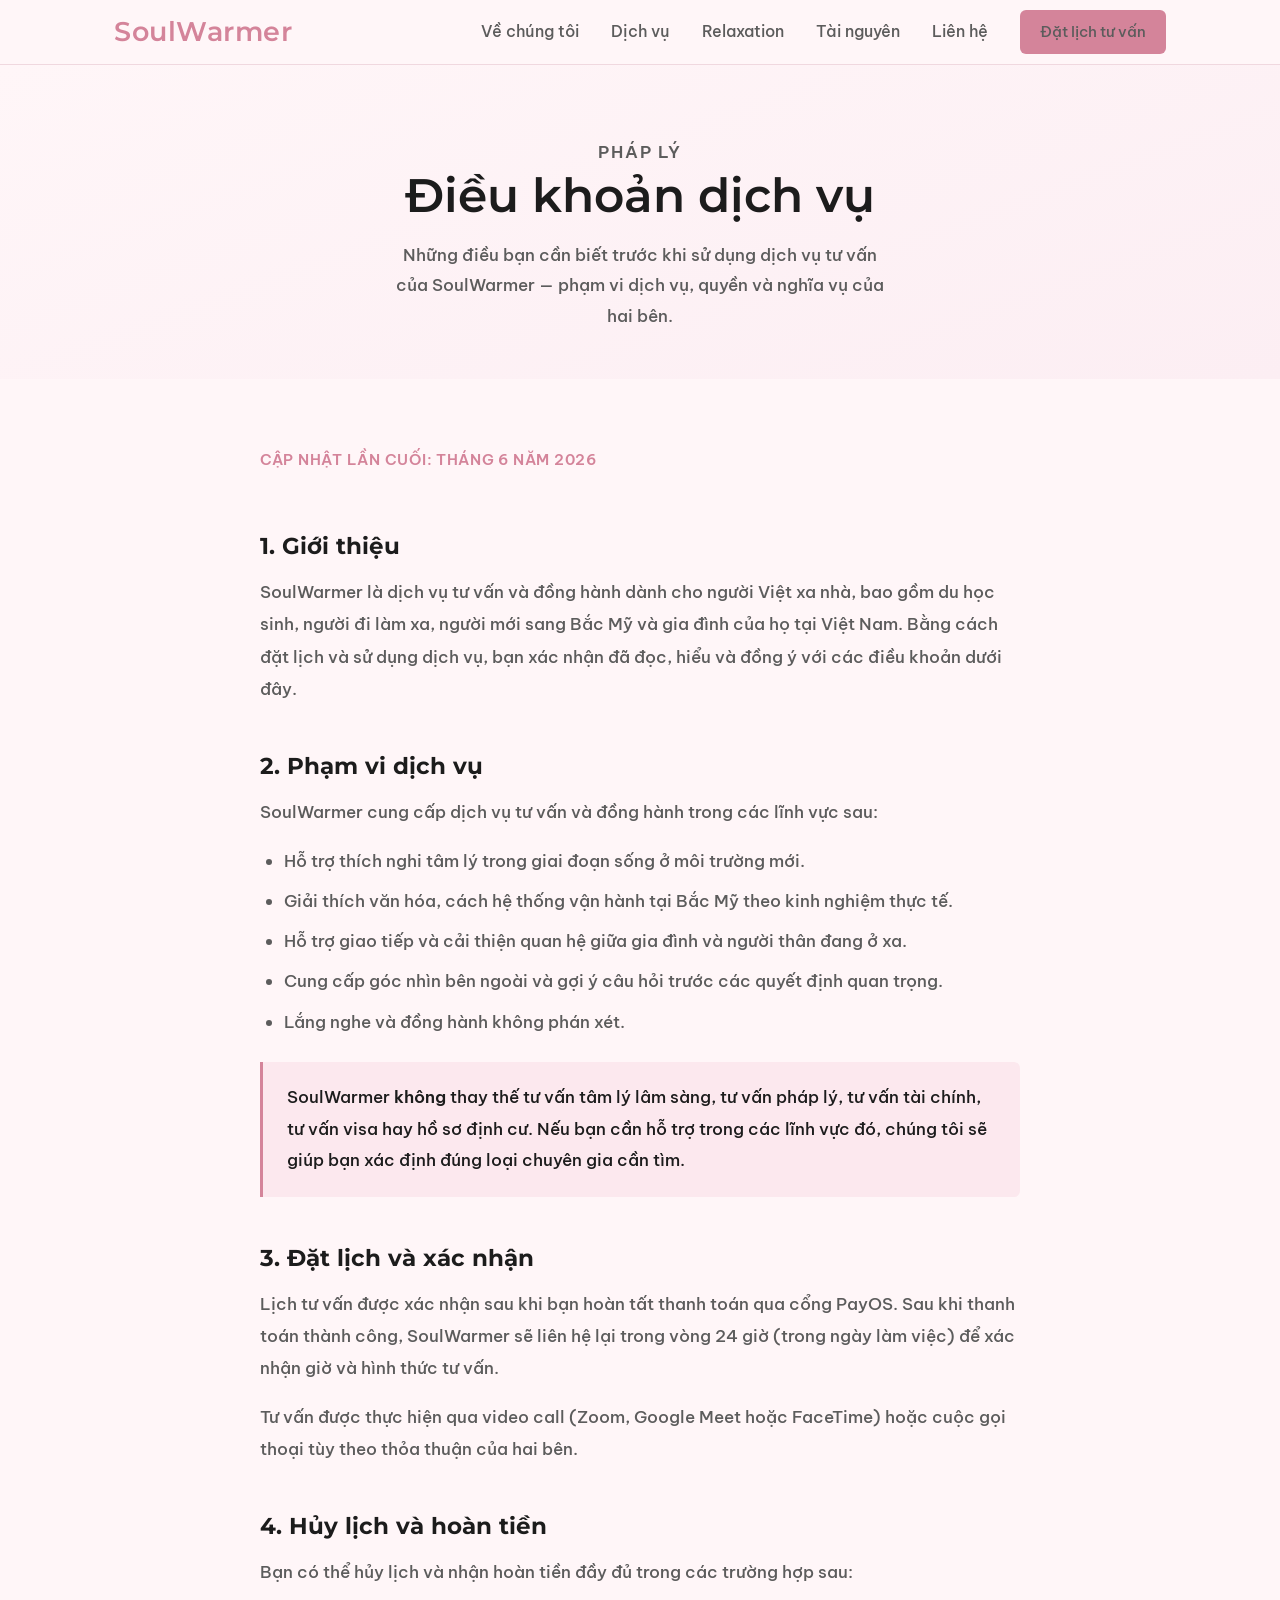
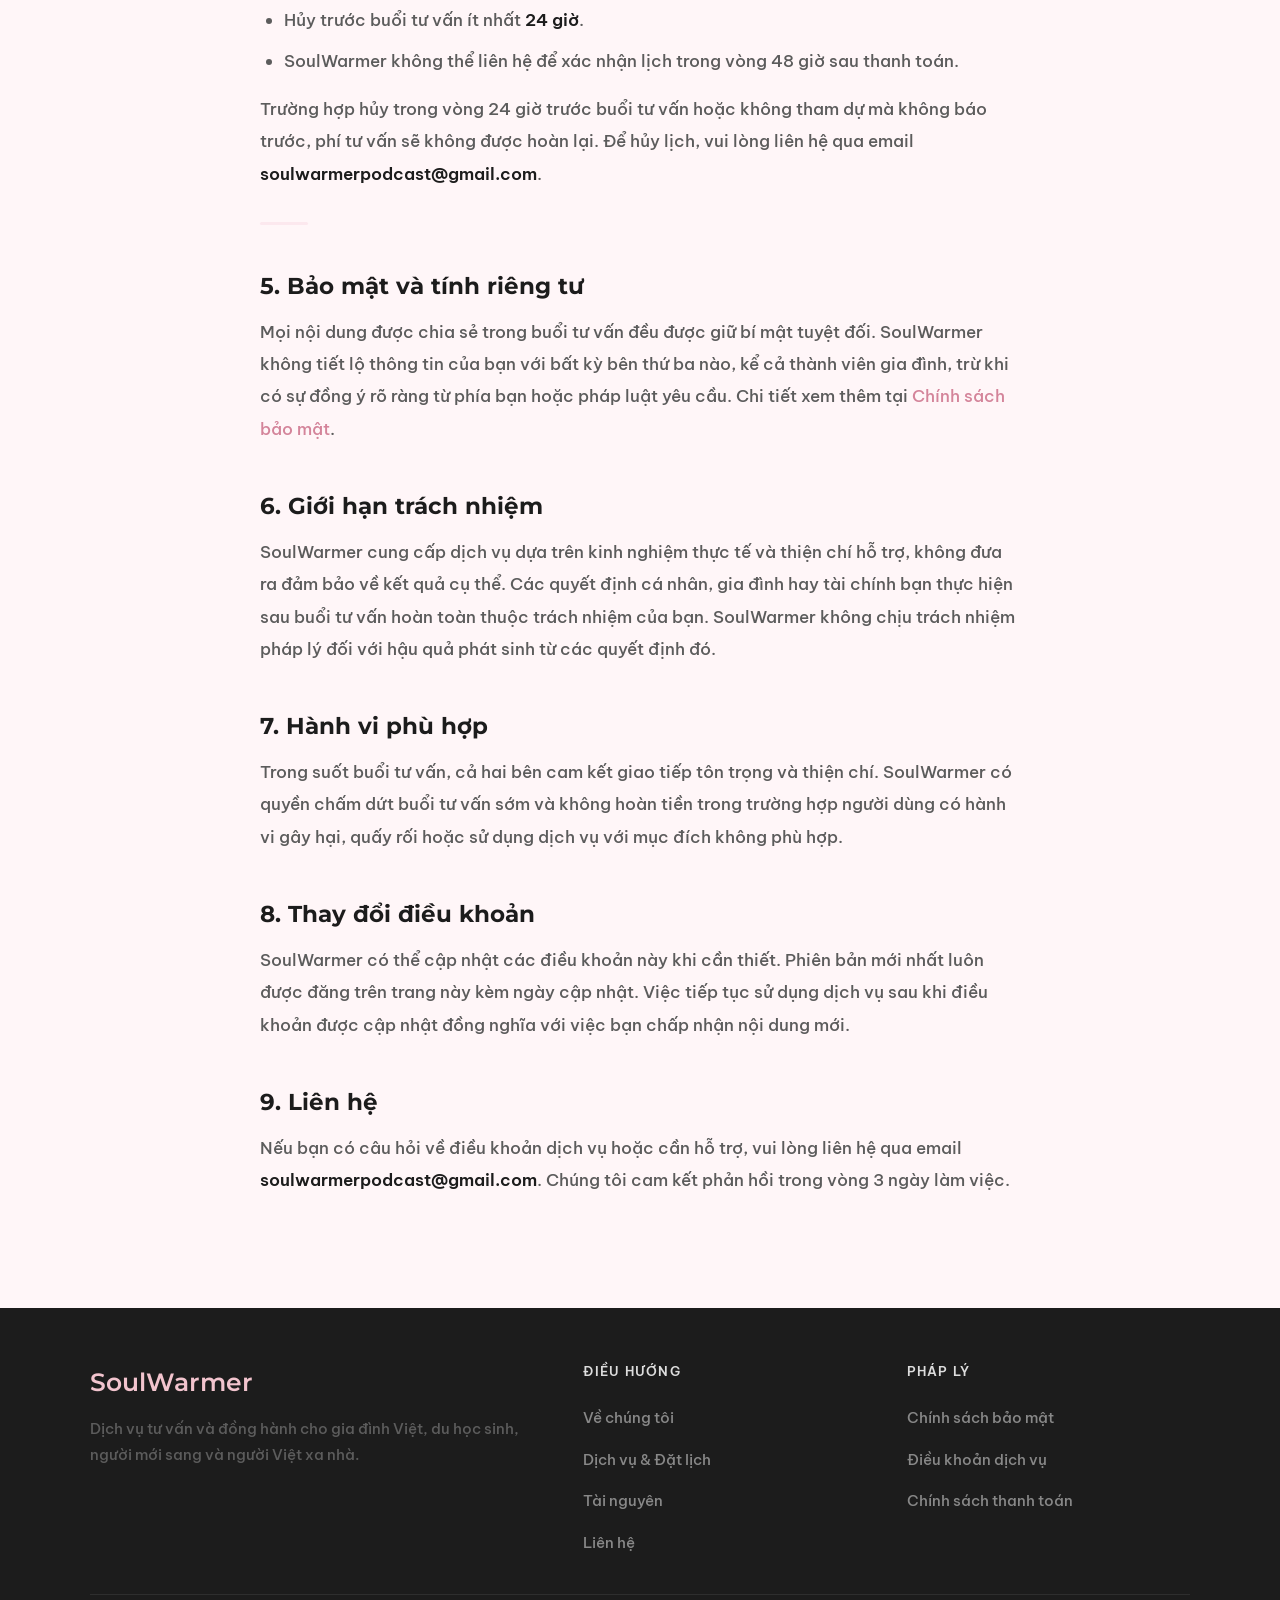
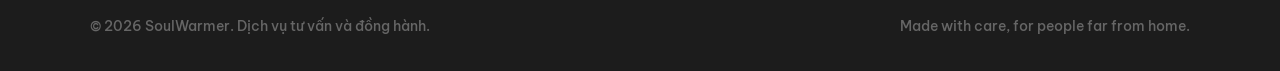
<file: pages/dieu-khoan-su-dung.html>
<!DOCTYPE html>
<html lang="vi">
<head>
  <meta charset="UTF-8" />
  <meta name="viewport" content="width=device-width, initial-scale=1.0" />
  <title>Điều khoản dịch vụ — SoulWarmer</title>
  <meta name="description" content="Điều khoản sử dụng dịch vụ tư vấn của SoulWarmer — phạm vi dịch vụ, quyền và nghĩa vụ của các bên." />
  <link rel="preconnect" href="https://fonts.googleapis.com">
  <link rel="preconnect" href="https://fonts.gstatic.com" crossorigin>
  <link href="https://fonts.googleapis.com/css2?family=Be+Vietnam+Pro:ital,wght@0,400;0,500;0,600;1,400&family=Montserrat:wght@600;700&display=swap" rel="stylesheet">
  <link rel="stylesheet" href="../css/style.css" />
  <style>
    .policy-hero {
      padding: 72px 24px 48px;
      background: linear-gradient(160deg, #FFF6F8 0%, #FCEEF3 100%);
      text-align: center;
    }
    .policy-hero h1 { max-width: 640px; margin: 0 auto 16px; font-size: clamp(1.8rem, 4vw, 2.6rem); }
    .policy-hero p { max-width: 500px; margin: 0 auto; font-size: 0.97rem; color: var(--color-text-soft); }

    .policy-body { padding: 64px 24px 96px; }
    .policy-inner { max-width: 760px; margin: 0 auto; }
    .policy-inner h2 {
      font-family: var(--font-heading);
      font-size: 1.25rem;
      font-weight: 700;
      color: var(--color-text);
      margin: 48px 0 16px;
    }
    .policy-inner h2:first-child { margin-top: 0; }
    .policy-inner p {
      font-size: 0.97rem;
      line-height: 1.85;
      color: var(--color-text-soft);
      margin-bottom: 16px;
    }
    .policy-inner ul {
      list-style: disc;
      padding-left: 24px;
      margin-bottom: 16px;
    }
    .policy-inner ul li {
      font-size: 0.97rem;
      line-height: 1.85;
      color: var(--color-text-soft);
      margin-bottom: 8px;
    }
    .policy-inner strong { color: var(--color-text); font-weight: 600; }
    .policy-date {
      display: inline-block;
      font-size: 0.82rem;
      color: var(--color-rose);
      font-weight: 600;
      letter-spacing: 0.05em;
      text-transform: uppercase;
      margin-bottom: 12px;
    }
    .policy-divider {
      width: 48px;
      height: 3px;
      background: var(--color-rose-pale);
      border-radius: 4px;
      margin: 32px 0;
    }
    .scope-box {
      background: var(--color-rose-pale);
      border-left: 3px solid var(--color-rose);
      border-radius: 0 var(--radius-sm) var(--radius-sm) 0;
      padding: 20px 24px;
      margin: 24px 0;
    }
    .scope-box p {
      margin: 0;
      font-size: 0.95rem;
      color: var(--color-text);
      font-weight: 500;
    }
    @media (max-width: 640px) {
      .policy-body { padding: 48px 24px 72px; }
    }
  </style>
</head>
<body>

  <header class="nav">
    <div class="nav-inner">
      <a href="../index.html" class="nav-logo">SoulWarmer</a>
      <nav class="nav-links">
        <a href="about.html">Về chúng tôi</a>
        <a href="services.html">Dịch vụ</a>
        <a href="hoi-tho.html">Relaxation</a>
        <a href="content-hub.html">Tài nguyên</a>
        <a href="contact.html">Liên hệ</a>
        <a href="services.html" class="btn btn-primary">Đặt lịch tư vấn</a>
      </nav>
      <button class="nav-hamburger" id="hamburger" aria-label="Mở menu">
        <span></span><span></span><span></span>
      </button>
    </div>
    <nav class="nav-mobile" id="mobileMenu">
      <a href="../index.html">Trang chủ</a>
      <a href="about.html">Về chúng tôi</a>
      <a href="services.html">Dịch vụ</a>
      <a href="hoi-tho.html">Relaxation</a>
      <a href="content-hub.html">Tài nguyên</a>
      <a href="contact.html">Liên hệ</a>
      <a href="services.html" class="btn btn-primary" style="text-align:center">Đặt lịch tư vấn</a>
    </nav>
  </header>

  <section class="policy-hero">
    <p class="section-label">Pháp lý</p>
    <h1>Điều khoản dịch vụ</h1>
    <p>Những điều bạn cần biết trước khi sử dụng dịch vụ tư vấn của SoulWarmer — phạm vi dịch vụ, quyền và nghĩa vụ của hai bên.</p>
  </section>

  <section class="policy-body">
    <div class="policy-inner">
      <span class="policy-date">Cập nhật lần cuối: tháng 6 năm 2026</span>

      <h2>1. Giới thiệu</h2>
      <p>SoulWarmer là dịch vụ tư vấn và đồng hành dành cho người Việt xa nhà, bao gồm du học sinh, người đi làm xa, người mới sang Bắc Mỹ và gia đình của họ tại Việt Nam. Bằng cách đặt lịch và sử dụng dịch vụ, bạn xác nhận đã đọc, hiểu và đồng ý với các điều khoản dưới đây.</p>

      <h2>2. Phạm vi dịch vụ</h2>
      <p>SoulWarmer cung cấp dịch vụ tư vấn và đồng hành trong các lĩnh vực sau:</p>
      <ul>
        <li>Hỗ trợ thích nghi tâm lý trong giai đoạn sống ở môi trường mới.</li>
        <li>Giải thích văn hóa, cách hệ thống vận hành tại Bắc Mỹ theo kinh nghiệm thực tế.</li>
        <li>Hỗ trợ giao tiếp và cải thiện quan hệ giữa gia đình và người thân đang ở xa.</li>
        <li>Cung cấp góc nhìn bên ngoài và gợi ý câu hỏi trước các quyết định quan trọng.</li>
        <li>Lắng nghe và đồng hành không phán xét.</li>
      </ul>

      <div class="scope-box">
        <p>SoulWarmer <strong>không</strong> thay thế tư vấn tâm lý lâm sàng, tư vấn pháp lý, tư vấn tài chính, tư vấn visa hay hồ sơ định cư. Nếu bạn cần hỗ trợ trong các lĩnh vực đó, chúng tôi sẽ giúp bạn xác định đúng loại chuyên gia cần tìm.</p>
      </div>

      <h2>3. Đặt lịch và xác nhận</h2>
      <p>Lịch tư vấn được xác nhận sau khi bạn hoàn tất thanh toán qua cổng PayOS. Sau khi thanh toán thành công, SoulWarmer sẽ liên hệ lại trong vòng 24 giờ (trong ngày làm việc) để xác nhận giờ và hình thức tư vấn.</p>
      <p>Tư vấn được thực hiện qua video call (Zoom, Google Meet hoặc FaceTime) hoặc cuộc gọi thoại tùy theo thỏa thuận của hai bên.</p>

      <h2>4. Hủy lịch và hoàn tiền</h2>
      <p>Bạn có thể hủy lịch và nhận hoàn tiền đầy đủ trong các trường hợp sau:</p>
      <ul>
        <li>Hủy trước buổi tư vấn ít nhất <strong>24 giờ</strong>.</li>
        <li>SoulWarmer không thể liên hệ để xác nhận lịch trong vòng 48 giờ sau thanh toán.</li>
      </ul>
      <p>Trường hợp hủy trong vòng 24 giờ trước buổi tư vấn hoặc không tham dự mà không báo trước, phí tư vấn sẽ không được hoàn lại. Để hủy lịch, vui lòng liên hệ qua email <strong>soulwarmerpodcast@gmail.com</strong>.</p>

      <div class="policy-divider"></div>

      <h2>5. Bảo mật và tính riêng tư</h2>
      <p>Mọi nội dung được chia sẻ trong buổi tư vấn đều được giữ bí mật tuyệt đối. SoulWarmer không tiết lộ thông tin của bạn với bất kỳ bên thứ ba nào, kể cả thành viên gia đình, trừ khi có sự đồng ý rõ ràng từ phía bạn hoặc pháp luật yêu cầu. Chi tiết xem thêm tại <a href="chinh-sach-bao-mat.html" style="color:var(--color-rose)">Chính sách bảo mật</a>.</p>

      <h2>6. Giới hạn trách nhiệm</h2>
      <p>SoulWarmer cung cấp dịch vụ dựa trên kinh nghiệm thực tế và thiện chí hỗ trợ, không đưa ra đảm bảo về kết quả cụ thể. Các quyết định cá nhân, gia đình hay tài chính bạn thực hiện sau buổi tư vấn hoàn toàn thuộc trách nhiệm của bạn. SoulWarmer không chịu trách nhiệm pháp lý đối với hậu quả phát sinh từ các quyết định đó.</p>

      <h2>7. Hành vi phù hợp</h2>
      <p>Trong suốt buổi tư vấn, cả hai bên cam kết giao tiếp tôn trọng và thiện chí. SoulWarmer có quyền chấm dứt buổi tư vấn sớm và không hoàn tiền trong trường hợp người dùng có hành vi gây hại, quấy rối hoặc sử dụng dịch vụ với mục đích không phù hợp.</p>

      <h2>8. Thay đổi điều khoản</h2>
      <p>SoulWarmer có thể cập nhật các điều khoản này khi cần thiết. Phiên bản mới nhất luôn được đăng trên trang này kèm ngày cập nhật. Việc tiếp tục sử dụng dịch vụ sau khi điều khoản được cập nhật đồng nghĩa với việc bạn chấp nhận nội dung mới.</p>

      <h2>9. Liên hệ</h2>
      <p>Nếu bạn có câu hỏi về điều khoản dịch vụ hoặc cần hỗ trợ, vui lòng liên hệ qua email <strong>soulwarmerpodcast@gmail.com</strong>. Chúng tôi cam kết phản hồi trong vòng 3 ngày làm việc.</p>
    </div>
  </section>

  <footer class="footer">
    <div class="footer-inner">
      <div class="footer-brand">
        <span class="footer-logo">SoulWarmer</span>
        <p>Dịch vụ tư vấn và đồng hành cho gia đình Việt, du học sinh, người mới sang và người Việt xa nhà.</p>
      </div>
      <div class="footer-col">
        <h5>Điều hướng</h5>
        <ul>
          <li><a href="about.html">Về chúng tôi</a></li>
          <li><a href="services.html">Dịch vụ & Đặt lịch</a></li>
          <li><a href="content-hub.html">Tài nguyên</a></li>
          <li><a href="contact.html">Liên hệ</a></li>
        </ul>
      </div>
      <div class="footer-col">
        <h5>Pháp lý</h5>
        <ul>
          <li><a href="chinh-sach-bao-mat.html">Chính sách bảo mật</a></li>
          <li><a href="dieu-khoan-su-dung.html">Điều khoản dịch vụ</a></li>
          <li><a href="chinh-sach-thanh-toan.html">Chính sách thanh toán</a></li>
        </ul>
      </div>
    </div>
    <div class="footer-bottom">
      <span>© 2026 SoulWarmer. Dịch vụ tư vấn và đồng hành.</span>
      <span>Made with care, for people far from home.</span>
    </div>
  </footer>

  <script src="../js/main.js"></script>
</body>
</html>
</file>
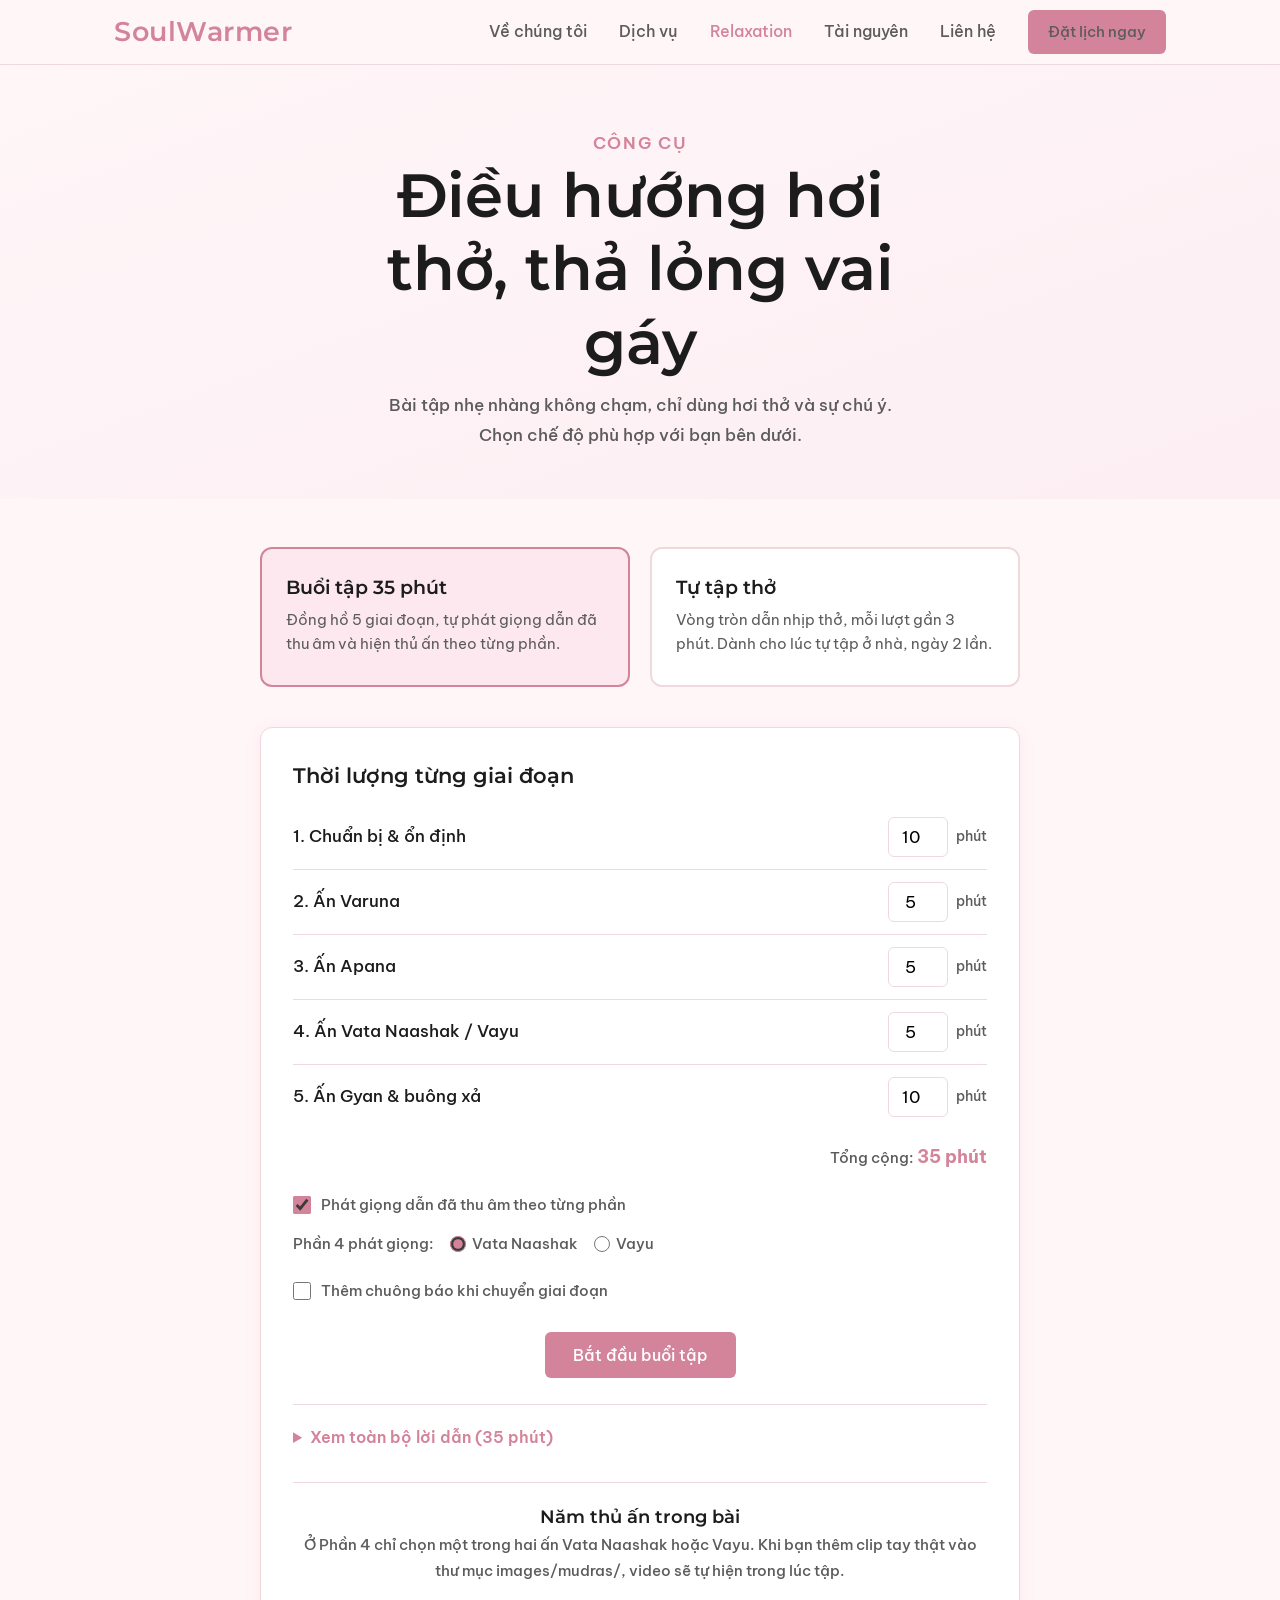
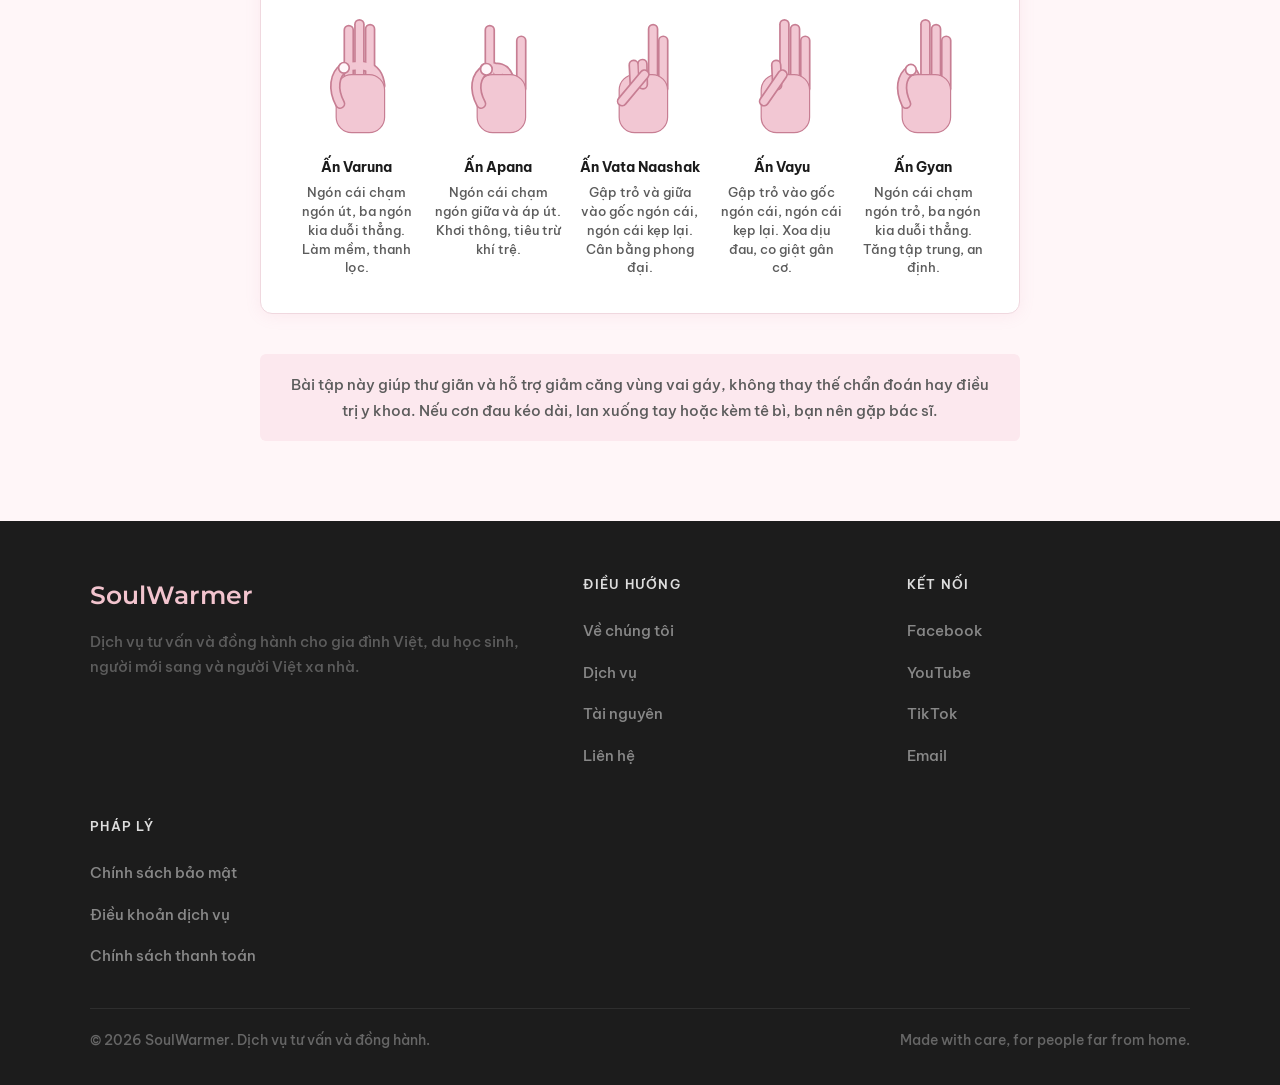
<file: pages/hoi-tho.html>
<!DOCTYPE html>
<html lang="vi">
<head>
  <meta charset="UTF-8" />
  <meta name="viewport" content="width=device-width, initial-scale=1.0" />
  <title>Điều hướng hơi thở — SoulWarmer</title>
  <link rel="preconnect" href="https://fonts.googleapis.com">
  <link rel="preconnect" href="https://fonts.gstatic.com" crossorigin>
  <link href="https://fonts.googleapis.com/css2?family=Be+Vietnam+Pro:ital,wght@0,400;0,500;0,600;1,400&family=Montserrat:wght@600;700&display=swap" rel="stylesheet">
  <link rel="stylesheet" href="../css/style.css" />
  <style>
    .breath-hero { padding: 64px 24px 48px; background: linear-gradient(160deg, #FFF6F8 0%, #FCEEF3 100%); text-align: center; }
    .breath-hero h1 { max-width: 620px; margin: 0 auto 12px; }
    .breath-hero p { max-width: 520px; margin: 0 auto; font-size: 0.95rem; }

    .tool-body { padding: 48px 24px 80px; }
    .tool-inner { max-width: 760px; margin: 0 auto; }

    /* Mode cards */
    .mode-grid { display: grid; grid-template-columns: 1fr 1fr; gap: 20px; margin-bottom: 40px; }
    .mode-card {
      background: white;
      border: 2px solid var(--color-border);
      border-radius: var(--radius-md);
      padding: 28px 24px;
      text-align: left;
      cursor: pointer;
      font-family: var(--font-body);
      transition: all 0.18s ease;
    }
    .mode-card:hover { border-color: var(--color-rose-light); transform: translateY(-2px); }
    .mode-card.active { border-color: var(--color-rose); background: var(--color-rose-pale); }
    .mode-card h3 { font-family: var(--font-heading); font-size: 1.05rem; font-weight: 600; color: var(--color-text); margin-bottom: 8px; }
    .mode-card p { font-size: 0.85rem; color: var(--color-text-soft); line-height: 1.6; }

    .tool-panel { display: none; }
    .tool-panel.show { display: block; }

    .panel-card {
      background: white;
      border: 1px solid var(--color-border);
      border-radius: var(--radius-md);
      box-shadow: var(--shadow-soft);
      padding: 36px 32px;
    }

    /* ===== Session timer ===== */
    .phase-setup-row { display: flex; align-items: center; justify-content: space-between; gap: 12px; padding: 12px 0; border-bottom: 1px solid var(--color-border); }
    .phase-setup-row:last-of-type { border-bottom: none; }
    .phase-setup-name { font-size: 0.95rem; font-weight: 500; color: var(--color-text); }
    .phase-setup-min { display: flex; align-items: center; gap: 8px; }
    .phase-setup-min input {
      width: 60px; padding: 8px; text-align: center;
      border: 1.5px solid var(--color-border); border-radius: var(--radius-sm);
      font-family: var(--font-body); font-size: 0.95rem;
    }
    .phase-setup-min span { font-size: 0.8rem; color: var(--color-text-soft); }
    .setup-total { text-align: right; font-size: 0.85rem; color: var(--color-text-soft); margin-top: 12px; }
    .setup-total strong { color: var(--color-rose); font-size: 1rem; }

    .sound-row { display: flex; align-items: center; gap: 10px; margin-top: 20px; font-size: 0.85rem; color: var(--color-text-soft); }
    .sound-row input { width: 18px; height: 18px; accent-color: var(--color-rose); }

    .choice4-row { display: flex; align-items: center; flex-wrap: wrap; gap: 8px 16px; margin-top: 12px; font-size: 0.85rem; color: var(--color-text-soft); }
    .choice4-row > span { font-weight: 500; }
    .choice4-row label { display: inline-flex; align-items: center; gap: 6px; cursor: pointer; }
    .choice4-row input { width: 16px; height: 16px; accent-color: var(--color-rose); }

    .voice-badge {
      display: none; align-items: center; gap: 7px; justify-content: center;
      margin: 0 auto 16px; padding: 6px 14px; border-radius: 16px;
      background: var(--color-rose-pale); color: var(--color-rose);
      font-size: 0.78rem; font-weight: 600; width: fit-content;
    }
    .voice-badge.on { display: flex; }
    .voice-badge .dot { width: 7px; height: 7px; border-radius: 50%; background: var(--color-rose); animation: voicePulse 1s ease-in-out infinite; }
    @keyframes voicePulse { 0%,100% { opacity: 0.3; } 50% { opacity: 1; } }

    .tool-actions { display: flex; gap: 12px; justify-content: center; margin-top: 28px; flex-wrap: wrap; }

    .sess-run { text-align: center; }
    .sess-phase-label { font-size: 0.8rem; font-weight: 600; letter-spacing: 0.1em; text-transform: uppercase; color: var(--color-rose); margin-bottom: 6px; }
    .sess-phase-name { font-family: var(--font-heading); font-size: 1.6rem; font-weight: 600; color: var(--color-text); margin-bottom: 18px; }
    .sess-time { font-family: var(--font-heading); font-size: clamp(3.2rem, 12vw, 4.8rem); font-weight: 700; color: var(--color-text); line-height: 1; font-variant-numeric: tabular-nums; margin-bottom: 24px; }
    .sess-next { font-size: 0.9rem; color: var(--color-text-soft); margin-bottom: 28px; min-height: 1.4em; }

    .sess-bar { position: relative; height: 10px; background: var(--color-rose-pale); border-radius: 5px; overflow: hidden; margin-bottom: 16px; }
    .sess-fill { position: absolute; left: 0; top: 0; bottom: 0; background: var(--color-rose); border-radius: 5px; width: 0%; transition: width 0.3s linear; }
    .sess-tick { position: absolute; top: 0; bottom: 0; width: 2px; background: white; }

    .phase-chips { display: flex; flex-wrap: wrap; gap: 8px; justify-content: center; margin-bottom: 28px; }
    .phase-chip {
      font-size: 0.75rem; font-weight: 500; padding: 5px 12px; border-radius: 14px;
      background: var(--color-bg); color: var(--color-text-soft); border: 1px solid var(--color-border);
    }
    .phase-chip.done { opacity: 0.45; text-decoration: line-through; }
    .phase-chip.now { background: var(--color-rose); border-color: var(--color-rose); color: white; font-weight: 600; }

    /* ===== Breathing ===== */
    .breath-setup { text-align: center; }
    .round-pick { display: flex; gap: 12px; justify-content: center; margin: 20px 0 4px; }
    .round-pick button {
      padding: 12px 26px; border-radius: var(--radius-sm);
      border: 2px solid var(--color-border); background: white;
      font-family: var(--font-body); font-size: 0.95rem; font-weight: 500;
      color: var(--color-text-soft); cursor: pointer; transition: all 0.15s;
    }
    .round-pick button.active { border-color: var(--color-rose); background: var(--color-rose-pale); color: var(--color-rose); font-weight: 600; }

    .breath-run { text-align: center; }
    .breath-round-title { font-size: 0.8rem; font-weight: 600; letter-spacing: 0.1em; text-transform: uppercase; color: var(--color-rose); margin-bottom: 32px; }

    .circle-wrap { display: flex; align-items: center; justify-content: center; height: 280px; margin-bottom: 32px; }
    .breath-circle {
      width: 170px; height: 170px; border-radius: 50%;
      background: radial-gradient(circle at 35% 30%, #F5B8C9 0%, var(--color-rose) 100%);
      box-shadow: 0 0 60px rgba(212, 132, 154, 0.35);
      transform: scale(1);
      transition: transform 4s ease-in-out;
      display: flex; align-items: center; justify-content: center;
    }
    .breath-count { font-family: var(--font-heading); font-size: 1.5rem; font-weight: 600; color: white; }

    .breath-cue { font-family: var(--font-heading); font-size: 1.25rem; font-weight: 600; color: var(--color-text); min-height: 2.4em; margin-bottom: 8px; }
    .breath-sub { font-size: 0.85rem; color: var(--color-text-soft); min-height: 1.4em; margin-bottom: 24px; }

    .breath-done { text-align: center; padding: 20px 0; }
    .breath-done h3 { font-size: 1.3rem; margin-bottom: 12px; }
    .breath-done p { font-size: 0.95rem; color: var(--color-text-soft); max-width: 420px; margin: 0 auto 24px; line-height: 1.7; }

    .tool-note {
      max-width: 760px; margin: 40px auto 0; padding: 18px 22px;
      background: var(--color-rose-pale); border-radius: var(--radius-sm);
      font-size: 0.83rem; color: var(--color-text-soft); line-height: 1.7; text-align: center;
    }

    /* ===== Thủ ấn (mudra) ===== */
    .mudra-svg { width: 100%; height: auto; display: block; }
    .mudra-svg .ol { fill: none; stroke: #C77E93; stroke-width: 22; stroke-linecap: round; stroke-linejoin: round; }
    .mudra-svg .fl { fill: none; stroke: #F2C7D3; stroke-width: 15; stroke-linecap: round; stroke-linejoin: round; }
    .mudra-svg .palm { fill: #F2C7D3; stroke: #C77E93; stroke-width: 2.5; stroke-linejoin: round; }
    .mudra-svg .ring { fill: #FFF7FA; stroke: #C77E93; stroke-width: 3.5; }

    .sess-mudra { display: flex; gap: 22px; justify-content: center; align-items: flex-end; margin-bottom: 16px; min-height: 10px; }
    .sess-mudra .mudra-svg { width: 118px; }
    .mudra-fig { margin: 0; text-align: center; }
    .mudra-media { display: flex; flex-direction: column; align-items: center; gap: 8px; }
    .mudra-video { display: none; width: 168px; max-width: 100%; border-radius: 14px; box-shadow: var(--shadow-soft); }
    .mudra-video.ready { display: block; }
    .mudra-media:has(.mudra-video.ready) .mudra-svg { width: 76px; opacity: 0.75; }
    .mudra-fig figcaption { font-size: 0.78rem; font-weight: 600; color: var(--color-rose); margin-top: 4px; }
    .sess-hint { font-size: 0.86rem; color: var(--color-text-soft); max-width: 440px; margin: 0 auto 18px; line-height: 1.6; }

    .sess-script {
      text-align: left; max-width: 540px; margin: 0 auto 26px;
      background: var(--color-bg); border: 1px solid var(--color-border);
      border-radius: var(--radius-sm); padding: 20px 22px;
      max-height: 320px; overflow-y: auto;
    }
    .script-seg + .script-seg { margin-top: 16px; padding-top: 16px; border-top: 1px dashed var(--color-border); }
    .script-t { font-size: 0.72rem; font-weight: 700; letter-spacing: 0.04em; text-transform: uppercase; color: var(--color-rose); margin-bottom: 7px; }
    .sess-script p, .full-script p { font-size: 1rem; line-height: 1.85; color: var(--color-text); margin: 0; }

    .script-review { margin-top: 26px; border-top: 1px solid var(--color-border); padding-top: 18px; }
    .script-review summary { cursor: pointer; font-weight: 600; color: var(--color-rose); font-size: 0.9rem; }
    .full-script { margin-top: 16px; text-align: left; }
    .full-phase + .full-phase { margin-top: 22px; padding-top: 18px; border-top: 1px solid var(--color-border); }
    .full-phase h5 { font-family: var(--font-heading); font-size: 0.98rem; font-weight: 600; color: var(--color-text); margin-bottom: 12px; }

    .mudra-chart { margin-top: 30px; padding-top: 24px; border-top: 1px solid var(--color-border); }
    .mudra-chart h4 { font-family: var(--font-heading); font-size: 1rem; font-weight: 600; margin-bottom: 4px; text-align: center; }
    .mudra-chart .chart-sub { font-size: 0.82rem; color: var(--color-text-soft); text-align: center; margin-bottom: 18px; }
    .mudra-grid { display: grid; grid-template-columns: repeat(5, 1fr); gap: 14px; }
    .mudra-cell { text-align: center; }
    .mudra-cell .mudra-svg { width: 100%; max-width: 92px; margin: 0 auto 8px; }
    .mudra-cell strong { display: block; font-size: 0.8rem; color: var(--color-text); margin-bottom: 3px; }
    .mudra-cell span { font-size: 0.72rem; color: var(--color-text-soft); line-height: 1.45; display: block; }

    @media (max-width: 640px) {
      .mode-grid { grid-template-columns: 1fr; }
      .panel-card { padding: 28px 20px; }
      .circle-wrap { height: 240px; }
      .breath-circle { width: 140px; height: 140px; }
      .mudra-grid { grid-template-columns: repeat(2, 1fr); gap: 20px 14px; }
      .sess-mudra .mudra-svg { width: 100px; }
    }
  </style>
</head>
<body>

  <!-- ===== Định nghĩa hình thủ ấn (dùng lại bằng <use>) ===== -->
  <svg width="0" height="0" style="position:absolute" aria-hidden="true">
    <defs>
      <!-- Varuna: ngón cái chạm ngón út; trỏ, giữa, áp út duỗi thẳng -->
      <symbol id="m-varuna" viewBox="0 0 190 300">
        <line fill="none" stroke="#C77E93" stroke-width="22" stroke-linecap="round" stroke-linejoin="round" x1="78" y1="178" x2="78" y2="58"/>
        <line fill="none" stroke="#C77E93" stroke-width="22" stroke-linecap="round" stroke-linejoin="round" x1="100" y1="178" x2="100" y2="46"/>
        <line fill="none" stroke="#C77E93" stroke-width="22" stroke-linecap="round" stroke-linejoin="round" x1="122" y1="178" x2="122" y2="56"/>
        <path fill="none" stroke="#C77E93" stroke-width="22" stroke-linecap="round" stroke-linejoin="round" d="M143 173 C138 126 100 128 68 136"/>
        <line fill="none" stroke="#F2C7D3" stroke-width="15" stroke-linecap="round" stroke-linejoin="round" x1="78" y1="178" x2="78" y2="58"/>
        <line fill="none" stroke="#F2C7D3" stroke-width="15" stroke-linecap="round" stroke-linejoin="round" x1="100" y1="178" x2="100" y2="46"/>
        <line fill="none" stroke="#F2C7D3" stroke-width="15" stroke-linecap="round" stroke-linejoin="round" x1="122" y1="178" x2="122" y2="56"/>
        <path fill="none" stroke="#F2C7D3" stroke-width="15" stroke-linecap="round" stroke-linejoin="round" d="M143 173 C138 126 100 128 68 136"/>
        <rect fill="#F2C7D3" stroke="#C77E93" stroke-width="2.5" stroke-linejoin="round" x="52" y="150" width="100" height="120" rx="32"/>
        <path fill="none" stroke="#C77E93" stroke-width="22" stroke-linecap="round" stroke-linejoin="round" d="M60 210 C44 180 48 150 68 136"/>
        <path fill="none" stroke="#F2C7D3" stroke-width="15" stroke-linecap="round" stroke-linejoin="round" d="M60 210 C44 180 48 150 68 136"/>
        <circle fill="#FFF7FA" stroke="#C77E93" stroke-width="3.5" cx="68" cy="136" r="11"/>
      </symbol>

      <!-- Apana: ngón cái chạm ngón giữa và ngón áp út; trỏ, út duỗi thẳng -->
      <symbol id="m-apana" viewBox="0 0 190 300">
        <line fill="none" stroke="#C77E93" stroke-width="22" stroke-linecap="round" stroke-linejoin="round" x1="78" y1="178" x2="78" y2="58"/>
        <line fill="none" stroke="#C77E93" stroke-width="22" stroke-linecap="round" stroke-linejoin="round" x1="143" y1="178" x2="143" y2="80"/>
        <path fill="none" stroke="#C77E93" stroke-width="22" stroke-linecap="round" stroke-linejoin="round" d="M100 178 C98 130 84 130 68 137"/>
        <path fill="none" stroke="#C77E93" stroke-width="22" stroke-linecap="round" stroke-linejoin="round" d="M122 176 C116 126 88 134 74 143"/>
        <line fill="none" stroke="#F2C7D3" stroke-width="15" stroke-linecap="round" stroke-linejoin="round" x1="78" y1="178" x2="78" y2="58"/>
        <line fill="none" stroke="#F2C7D3" stroke-width="15" stroke-linecap="round" stroke-linejoin="round" x1="143" y1="178" x2="143" y2="80"/>
        <path fill="none" stroke="#F2C7D3" stroke-width="15" stroke-linecap="round" stroke-linejoin="round" d="M100 178 C98 130 84 130 68 137"/>
        <path fill="none" stroke="#F2C7D3" stroke-width="15" stroke-linecap="round" stroke-linejoin="round" d="M122 176 C116 126 88 134 74 143"/>
        <rect fill="#F2C7D3" stroke="#C77E93" stroke-width="2.5" stroke-linejoin="round" x="52" y="150" width="100" height="120" rx="32"/>
        <path fill="none" stroke="#C77E93" stroke-width="22" stroke-linecap="round" stroke-linejoin="round" d="M60 210 C44 180 48 152 70 139"/>
        <path fill="none" stroke="#F2C7D3" stroke-width="15" stroke-linecap="round" stroke-linejoin="round" d="M60 210 C44 180 48 152 70 139"/>
        <circle fill="#FFF7FA" stroke="#C77E93" stroke-width="3.5" cx="71" cy="139" r="12"/>
      </symbol>

      <!-- Vata Naashak: gập trỏ và giữa vào gốc ngón cái, ngón cái kẹp lại; áp út, út duỗi -->
      <symbol id="m-vata" viewBox="0 0 190 300">
        <line fill="none" stroke="#C77E93" stroke-width="22" stroke-linecap="round" stroke-linejoin="round" x1="122" y1="178" x2="122" y2="56"/>
        <line fill="none" stroke="#C77E93" stroke-width="22" stroke-linecap="round" stroke-linejoin="round" x1="143" y1="178" x2="143" y2="80"/>
        <line fill="none" stroke="#F2C7D3" stroke-width="15" stroke-linecap="round" stroke-linejoin="round" x1="122" y1="178" x2="122" y2="56"/>
        <line fill="none" stroke="#F2C7D3" stroke-width="15" stroke-linecap="round" stroke-linejoin="round" x1="143" y1="178" x2="143" y2="80"/>
        <rect fill="#F2C7D3" stroke="#C77E93" stroke-width="2.5" stroke-linejoin="round" x="52" y="150" width="100" height="120" rx="32"/>
        <line fill="none" stroke="#C77E93" stroke-width="22" stroke-linecap="round" stroke-linejoin="round" x1="84" y1="170" x2="82" y2="130"/>
        <line fill="none" stroke="#C77E93" stroke-width="22" stroke-linecap="round" stroke-linejoin="round" x1="101" y1="170" x2="100" y2="128"/>
        <line fill="none" stroke="#F2C7D3" stroke-width="15" stroke-linecap="round" stroke-linejoin="round" x1="84" y1="170" x2="82" y2="130"/>
        <line fill="none" stroke="#F2C7D3" stroke-width="15" stroke-linecap="round" stroke-linejoin="round" x1="101" y1="170" x2="100" y2="128"/>
        <line fill="none" stroke="#C77E93" stroke-width="22" stroke-linecap="round" stroke-linejoin="round" x1="58" y1="205" x2="104" y2="150"/>
        <line fill="none" stroke="#F2C7D3" stroke-width="15" stroke-linecap="round" stroke-linejoin="round" x1="58" y1="205" x2="104" y2="150"/>
      </symbol>

      <!-- Vayu: gập ngón trỏ vào gốc ngón cái, ngón cái kẹp lại; giữa, áp út, út duỗi -->
      <symbol id="m-vayu" viewBox="0 0 190 300">
        <line fill="none" stroke="#C77E93" stroke-width="22" stroke-linecap="round" stroke-linejoin="round" x1="100" y1="178" x2="100" y2="46"/>
        <line fill="none" stroke="#C77E93" stroke-width="22" stroke-linecap="round" stroke-linejoin="round" x1="122" y1="178" x2="122" y2="56"/>
        <line fill="none" stroke="#C77E93" stroke-width="22" stroke-linecap="round" stroke-linejoin="round" x1="143" y1="178" x2="143" y2="80"/>
        <line fill="none" stroke="#F2C7D3" stroke-width="15" stroke-linecap="round" stroke-linejoin="round" x1="100" y1="178" x2="100" y2="46"/>
        <line fill="none" stroke="#F2C7D3" stroke-width="15" stroke-linecap="round" stroke-linejoin="round" x1="122" y1="178" x2="122" y2="56"/>
        <line fill="none" stroke="#F2C7D3" stroke-width="15" stroke-linecap="round" stroke-linejoin="round" x1="143" y1="178" x2="143" y2="80"/>
        <rect fill="#F2C7D3" stroke="#C77E93" stroke-width="2.5" stroke-linejoin="round" x="52" y="150" width="100" height="120" rx="32"/>
        <line fill="none" stroke="#C77E93" stroke-width="22" stroke-linecap="round" stroke-linejoin="round" x1="85" y1="172" x2="83" y2="130"/>
        <line fill="none" stroke="#F2C7D3" stroke-width="15" stroke-linecap="round" stroke-linejoin="round" x1="85" y1="172" x2="83" y2="130"/>
        <line fill="none" stroke="#C77E93" stroke-width="22" stroke-linecap="round" stroke-linejoin="round" x1="58" y1="205" x2="96" y2="150"/>
        <line fill="none" stroke="#F2C7D3" stroke-width="15" stroke-linecap="round" stroke-linejoin="round" x1="58" y1="205" x2="96" y2="150"/>
      </symbol>

      <!-- Gyan: ngón cái chạm ngón trỏ; giữa, áp út, út duỗi thẳng -->
      <symbol id="m-gyan" viewBox="0 0 190 300">
        <line fill="none" stroke="#C77E93" stroke-width="22" stroke-linecap="round" stroke-linejoin="round" x1="100" y1="178" x2="100" y2="46"/>
        <line fill="none" stroke="#C77E93" stroke-width="22" stroke-linecap="round" stroke-linejoin="round" x1="122" y1="178" x2="122" y2="56"/>
        <line fill="none" stroke="#C77E93" stroke-width="22" stroke-linecap="round" stroke-linejoin="round" x1="143" y1="178" x2="143" y2="80"/>
        <path fill="none" stroke="#C77E93" stroke-width="22" stroke-linecap="round" stroke-linejoin="round" d="M82 176 C84 144 62 138 70 140"/>
        <line fill="none" stroke="#F2C7D3" stroke-width="15" stroke-linecap="round" stroke-linejoin="round" x1="100" y1="178" x2="100" y2="46"/>
        <line fill="none" stroke="#F2C7D3" stroke-width="15" stroke-linecap="round" stroke-linejoin="round" x1="122" y1="178" x2="122" y2="56"/>
        <line fill="none" stroke="#F2C7D3" stroke-width="15" stroke-linecap="round" stroke-linejoin="round" x1="143" y1="178" x2="143" y2="80"/>
        <path fill="none" stroke="#F2C7D3" stroke-width="15" stroke-linecap="round" stroke-linejoin="round" d="M82 176 C84 144 62 138 70 140"/>
        <rect fill="#F2C7D3" stroke="#C77E93" stroke-width="2.5" stroke-linejoin="round" x="52" y="150" width="100" height="120" rx="32"/>
        <path fill="none" stroke="#C77E93" stroke-width="22" stroke-linecap="round" stroke-linejoin="round" d="M60 210 C46 180 50 154 70 140"/>
        <path fill="none" stroke="#F2C7D3" stroke-width="15" stroke-linecap="round" stroke-linejoin="round" d="M60 210 C46 180 50 154 70 140"/>
        <circle fill="#FFF7FA" stroke="#C77E93" stroke-width="3.5" cx="70" cy="140" r="11"/>
      </symbol>
    </defs>
  </svg>

  <header class="nav">
    <div class="nav-inner">
      <a href="../index.html" class="nav-logo">SoulWarmer</a>
      <nav class="nav-links">
        <a href="about.html">Về chúng tôi</a>
        <a href="services.html">Dịch vụ</a>
        <a href="hoi-tho.html" style="color:var(--color-rose)">Relaxation</a>
        <a href="content-hub.html">Tài nguyên</a>
        <a href="contact.html">Liên hệ</a>
        <a href="services.html" class="btn btn-primary">Đặt lịch ngay</a>
      </nav>
      <button class="nav-hamburger" id="hamburger" aria-label="Mở menu">
        <span></span><span></span><span></span>
      </button>
    </div>
    <nav class="nav-mobile" id="mobileMenu">
      <a href="about.html">Về chúng tôi</a>
      <a href="services.html">Dịch vụ</a>
      <a href="hoi-tho.html" style="color:var(--color-rose)">Relaxation</a>
      <a href="content-hub.html">Tài nguyên</a>
      <a href="contact.html">Liên hệ</a>
      <a href="services.html" class="btn btn-primary" style="text-align:center">Đặt lịch ngay</a>
    </nav>
  </header>

  <section class="breath-hero">
    <div class="container">
      <p class="section-label">Công cụ</p>
      <h1>Điều hướng hơi thở, thả lỏng vai gáy</h1>
      <p>Bài tập nhẹ nhàng không chạm, chỉ dùng hơi thở và sự chú ý. Chọn chế độ phù hợp với bạn bên dưới.</p>
    </div>
  </section>

  <section class="tool-body">
    <div class="tool-inner">

      <div class="mode-grid">
        <button class="mode-card fade-up" id="modeSessBtn" onclick="pickMode('sess')">
          <h3>Buổi tập 35 phút</h3>
          <p>Đồng hồ 5 giai đoạn, tự phát giọng dẫn đã thu âm và hiện thủ ấn theo từng phần.</p>
        </button>
        <button class="mode-card fade-up" id="modeBreathBtn" onclick="pickMode('breath')">
          <h3>Tự tập thở</h3>
          <p>Vòng tròn dẫn nhịp thở, mỗi lượt gần 3 phút. Dành cho lúc tự tập ở nhà, ngày 2 lần.</p>
        </button>
      </div>

      <!-- ============ SESSION TIMER ============ -->
      <div class="tool-panel" id="panelSess">
        <div class="panel-card">

          <audio id="voice" preload="none"></audio>

          <div id="sessSetup">
            <h3 style="font-size:1.15rem; margin-bottom:16px">Thời lượng từng giai đoạn</h3>
            <div id="phaseSetupList"></div>
            <div class="setup-total">Tổng cộng: <strong id="setupTotal">35 phút</strong></div>
            <label class="sound-row"><input type="checkbox" id="sessVoice" checked> Phát giọng dẫn đã thu âm theo từng phần</label>
            <div class="choice4-row">
              <span>Phần 4 phát giọng:</span>
              <label><input type="radio" name="choice4" value="thoai-4a" checked> Vata Naashak</label>
              <label><input type="radio" name="choice4" value="thoai-4b"> Vayu</label>
            </div>
            <label class="sound-row"><input type="checkbox" id="sessSound"> Thêm chuông báo khi chuyển giai đoạn</label>
            <div class="tool-actions">
              <button class="btn btn-primary" onclick="startSession()">Bắt đầu buổi tập</button>
            </div>

            <details class="script-review">
              <summary>Xem toàn bộ lời dẫn (35 phút)</summary>
              <div class="full-script" id="fullScript"></div>
            </details>

            <div class="mudra-chart">
              <h4>Năm thủ ấn trong bài</h4>
              <p class="chart-sub">Ở Phần 4 chỉ chọn một trong hai ấn Vata Naashak hoặc Vayu. Khi bạn thêm clip tay thật vào thư mục images/mudras/, video sẽ tự hiện trong lúc tập.</p>
              <div class="mudra-grid">
                <div class="mudra-cell">
                  <svg class="mudra-svg" viewBox="0 0 190 300"><use href="#m-varuna"/></svg>
                  <strong>Ấn Varuna</strong>
                  <span>Ngón cái chạm ngón út, ba ngón kia duỗi thẳng. Làm mềm, thanh lọc.</span>
                </div>
                <div class="mudra-cell">
                  <svg class="mudra-svg" viewBox="0 0 190 300"><use href="#m-apana"/></svg>
                  <strong>Ấn Apana</strong>
                  <span>Ngón cái chạm ngón giữa và áp út. Khơi thông, tiêu trừ khí trệ.</span>
                </div>
                <div class="mudra-cell">
                  <svg class="mudra-svg" viewBox="0 0 190 300"><use href="#m-vata"/></svg>
                  <strong>Ấn Vata Naashak</strong>
                  <span>Gập trỏ và giữa vào gốc ngón cái, ngón cái kẹp lại. Cân bằng phong đại.</span>
                </div>
                <div class="mudra-cell">
                  <svg class="mudra-svg" viewBox="0 0 190 300"><use href="#m-vayu"/></svg>
                  <strong>Ấn Vayu</strong>
                  <span>Gập trỏ vào gốc ngón cái, ngón cái kẹp lại. Xoa dịu đau, co giật gân cơ.</span>
                </div>
                <div class="mudra-cell">
                  <svg class="mudra-svg" viewBox="0 0 190 300"><use href="#m-gyan"/></svg>
                  <strong>Ấn Gyan</strong>
                  <span>Ngón cái chạm ngón trỏ, ba ngón kia duỗi thẳng. Tăng tập trung, an định.</span>
                </div>
              </div>
            </div>
          </div>

          <div id="sessRun" class="sess-run" style="display:none">
            <div class="sess-phase-label" id="sessPhaseLabel">Giai đoạn 1/5</div>
            <div class="sess-phase-name" id="sessPhaseName">Chuẩn bị</div>
            <div class="voice-badge" id="voiceBadge"><span class="dot"></span> Đang phát giọng dẫn</div>
            <div class="sess-mudra" id="sessMudra"></div>
            <div class="sess-hint" id="sessHint"></div>
            <div class="sess-script" id="sessScript"></div>
            <div class="sess-time" id="sessTime">10:00</div>
            <div class="sess-next" id="sessNext"></div>
            <div class="sess-bar" id="sessBar"><div class="sess-fill" id="sessFill"></div></div>
            <div class="phase-chips" id="phaseChips"></div>
            <div class="tool-actions">
              <button class="btn btn-primary" onclick="skipPhase()">Qua giai đoạn tiếp →</button>
              <button class="btn btn-outline" id="sessPauseBtn" onclick="togglePause()">Tạm dừng</button>
              <button class="btn btn-outline" onclick="endSession()">Kết thúc</button>
            </div>
          </div>

          <div id="sessDone" class="breath-done" style="display:none">
            <h3>Hoàn thành buổi tập 🌸</h3>
            <p>35 phút trọn vẹn. Nhắc học viên uống một ngụm nước ấm và giữ vai mềm trong vài phút tới.</p>
            <button class="btn btn-primary" onclick="resetSession()">Buổi tập mới</button>
          </div>

        </div>
      </div>

      <!-- ============ BREATHING ============ -->
      <div class="tool-panel" id="panelBreath">
        <div class="panel-card">

          <div id="breathSetup" class="breath-setup">
            <h3 style="font-size:1.15rem; margin-bottom:4px">Hôm nay bạn tập mấy lượt?</h3>
            <p style="font-size:0.85rem; color:var(--color-text-soft)">Mỗi lượt gần 3 phút, nghỉ 30 giây giữa các lượt.</p>
            <div class="round-pick">
              <button id="pick2" onclick="pickRounds(2)">2 lượt</button>
              <button id="pick3" class="active" onclick="pickRounds(3)">3 lượt</button>
            </div>
            <label class="sound-row" style="justify-content:center"><input type="checkbox" id="breathSound"> Chuông nhẹ khi chuyển lượt</label>
            <div class="tool-actions">
              <button class="btn btn-primary" onclick="startBreathing()">Bắt đầu thở</button>
            </div>
          </div>

          <div id="breathRun" class="breath-run" style="display:none">
            <div class="breath-round-title" id="breathRoundTitle"></div>
            <div class="circle-wrap">
              <div class="breath-circle" id="breathCircle"><span class="breath-count" id="breathCount"></span></div>
            </div>
            <div class="breath-cue" id="breathCue"></div>
            <div class="breath-sub" id="breathSub"></div>
            <div class="tool-actions">
              <button class="btn btn-outline" onclick="stopBreathing()">Dừng lại</button>
            </div>
          </div>

          <div id="breathDone" class="breath-done" style="display:none">
            <h3>Bạn vừa tặng vai gáy một món quà 🌸</h3>
            <p>Duy trì ngày 2 lần là đủ, buổi sáng khi mới dậy và buổi chiều sau giờ làm việc. Đều đặn quan trọng hơn tập nhiều.</p>
            <button class="btn btn-primary" onclick="resetBreathing()">Tập lại</button>
          </div>

        </div>
      </div>

      <div class="tool-note fade-up">
        Bài tập này giúp thư giãn và hỗ trợ giảm căng vùng vai gáy, không thay thế chẩn đoán hay điều trị y khoa.
        Nếu cơn đau kéo dài, lan xuống tay hoặc kèm tê bì, bạn nên gặp bác sĩ.
      </div>

    </div>
  </section>

  <footer class="footer">
    <div class="footer-inner">
      <div class="footer-brand">
        <span class="footer-logo">SoulWarmer</span>
        <p>Dịch vụ tư vấn và đồng hành cho gia đình Việt, du học sinh, người mới sang và người Việt xa nhà.</p>
      </div>
      <div class="footer-col">
        <h5>Điều hướng</h5>
        <ul>
          <li><a href="about.html">Về chúng tôi</a></li>
          <li><a href="services.html">Dịch vụ</a></li>
          <li><a href="content-hub.html">Tài nguyên</a></li>
          <li><a href="contact.html">Liên hệ</a></li>
        </ul>
      </div>
      <div class="footer-col">
        <h5>Kết nối</h5>
        <ul>
          <li><a href="https://www.facebook.com/soulwarmerpodcast" target="_blank" rel="noopener">Facebook</a></li>
          <li><a href="https://www.youtube.com/@soulwarmerpod" target="_blank" rel="noopener">YouTube</a></li>
          <li><a href="https://www.tiktok.com/@soul_warmer_podcast" target="_blank" rel="noopener">TikTok</a></li>
          <li><a href="mailto:soulwarmerpodcast@gmail.com">Email</a></li>
        </ul>
      </div>
      <div class="footer-col">
        <h5>Pháp lý</h5>
        <ul>
          <li><a href="chinh-sach-bao-mat.html">Chính sách bảo mật</a></li>
          <li><a href="dieu-khoan-su-dung.html">Điều khoản dịch vụ</a></li>
          <li><a href="chinh-sach-thanh-toan.html">Chính sách thanh toán</a></li>
        </ul>
      </div>
    </div>
    <div class="footer-bottom">
      <span>© 2026 SoulWarmer. Dịch vụ tư vấn và đồng hành.</span>
      <span>Made with care, for people far from home.</span>
    </div>
  </footer>

  <script src="../js/main.js"></script>
  <script>
    /* ===================== Chung ===================== */
    let audioCtx = null;
    function chime(times = 1) {
      try {
        if (!audioCtx) audioCtx = new (window.AudioContext || window.webkitAudioContext)();
        for (let i = 0; i < times; i++) {
          const t = audioCtx.currentTime + i * 0.5;
          const osc = audioCtx.createOscillator();
          const gain = audioCtx.createGain();
          osc.type = 'sine';
          osc.frequency.value = 660;
          gain.gain.setValueAtTime(0.0001, t);
          gain.gain.exponentialRampToValueAtTime(0.18, t + 0.04);
          gain.gain.exponentialRampToValueAtTime(0.0001, t + 1.1);
          osc.connect(gain).connect(audioCtx.destination);
          osc.start(t);
          osc.stop(t + 1.2);
        }
      } catch (e) { /* trình duyệt chặn âm thanh thì bỏ qua */ }
    }

    let wakeLock = null;
    async function keepAwake(on) {
      try {
        if (on && 'wakeLock' in navigator) wakeLock = await navigator.wakeLock.request('screen');
        else if (!on && wakeLock) { await wakeLock.release(); wakeLock = null; }
      } catch (e) { /* không hỗ trợ thì thôi */ }
    }

    function fmt(sec) {
      sec = Math.max(0, Math.ceil(sec));
      return Math.floor(sec / 60) + ':' + String(sec % 60).padStart(2, '0');
    }

    function pickMode(mode) {
      document.getElementById('modeSessBtn').classList.toggle('active', mode === 'sess');
      document.getElementById('modeBreathBtn').classList.toggle('active', mode === 'breath');
      document.getElementById('panelSess').classList.toggle('show', mode === 'sess');
      document.getElementById('panelBreath').classList.toggle('show', mode === 'breath');
    }

    /* ===== Giọng dẫn thu âm (audio/thoai-*.mp3) ===== */
    // Cue phát vào từng phần: off = số giây tính từ đầu phần đó.
    const PHASE_CUES = [
      [{ off: 0, file: 'thoai-1' }],
      [{ off: 0, file: 'thoai-2' }],
      [{ off: 0, file: 'thoai-3' }],
      [{ off: 0, file: 'choice' }],
      [{ off: 0, file: 'thoai-5a' }, { off: 300, file: 'thoai-5b' }],
    ];
    let voiceEl = null;
    let sessCues = [];
    let lastElapsed = -1;
    let resumeVoice = false;

    function voiceOn() { const c = document.getElementById('sessVoice'); return c && c.checked; }
    function setVoiceBadge(on) { const b = document.getElementById('voiceBadge'); if (b) b.classList.toggle('on', on); }
    function playVoice(file) {
      if (!voiceEl || !file) return;
      voiceEl.src = `../audio/${file}.mp3`;
      voiceEl.currentTime = 0;
      const p = voiceEl.play();
      if (p && p.catch) p.catch(() => {});
    }
    function stopVoice() { if (voiceEl) { try { voiceEl.pause(); } catch (e) {} } setVoiceBadge(false); }
    function initVoice() {
      voiceEl = document.getElementById('voice');
      if (!voiceEl) return;
      voiceEl.addEventListener('playing', () => setVoiceBadge(true));
      voiceEl.addEventListener('ended', () => setVoiceBadge(false));
      voiceEl.addEventListener('pause', () => setVoiceBadge(false));
    }

    /* ===================== Buổi tập 35 phút ===================== */
    const DEFAULT_PHASES = [
      { name: 'Chuẩn bị & ổn định', min: 10, mudra: null,
        hint: 'Ngồi thẳng lưng, thả lỏng vai, hai tay đặt thoải mái trên đầu gối. Thở bụng đều.',
        script: [
          { t: 'Phút 0:00 – 3:00 · Tư thế ngồi', s: 'Chào mừng bạn đến với buổi thực hành thiền định hôm nay. Hãy dành ra 10 phút đầu tiên để chuẩn bị và ổn định cơ thể. Hãy chọn cho mình một tư thế ngồi thật thoải mái, có thể ngồi bán già hoặc kiết già. Giữ cho cột sống thẳng nhưng không căng cứng. Thả lỏng hai vai. Thả lỏng khuôn mặt. Nhẹ nhàng nhắm mắt lại...' },
          { t: 'Phút 3:00 – 10:00 · Định tâm qua hơi thở bụng', s: 'Bây giờ, hãy mang toàn bộ sự chú ý quay về với hơi thở. Hít vào... bụng từ từ phình lên, căng tròn, tích tụ năng lượng tươi mới. Thở ra... bụng nhẹ nhàng hóp lại, đẩy hết mọi trược khí ra ngoài. Hít vào, bụng phình lên... Thở ra, bụng hóp lại... Hãy duy trì nhịp thở tự nhiên này để tâm trí hoàn toàn lắng dịu...' },
        ] },
      { name: 'Ấn Varuna', min: 5, mudra: 'varuna',
        hint: 'Chạm đầu ngón cái với ngón út, ba ngón còn lại duỗi thẳng. Làm mềm và thanh lọc cơ thể.',
        script: [
          { t: 'Phút 10:00 – 15:00', s: 'Mời bạn nhẹ nhàng chuyển sang thủ ấn đầu tiên: Ấn Varuna, Ấn Thủy. Hãy chạm đầu ngón tay cái và ngón tay út lại với nhau. Ba ngón còn lại (ngón trỏ, ngón giữa và ngón áp út) duỗi thẳng tự nhiên. Đặt mu bàn tay lên gần đầu gối, lòng bàn tay hướng lên. Giữ nguyên tư thế này trong 5 phút và hít thở đều. Hãy quán tưởng dòng năng lượng nước đang lan tỏa, làm mềm mại toàn bộ hệ thống cơ thể, thanh lọc và mang lại sự tươi mát, nhu thuận cho từng tế bào. Hít vào... và thở ra...' },
        ] },
      { name: 'Ấn Apana', min: 5, mudra: 'apana',
        hint: 'Chạm đầu ngón cái với ngón giữa và ngón áp út. Khơi thông đường ống, tiêu trừ khí trệ.',
        script: [
          { t: 'Phút 15:00 – 20:00', s: 'Nhẹ nhàng buông lỏng các ngón tay và đổi sang thủ ấn thứ hai: Ấn Apana. Hãy chạm đầu ngón tay giữa và ngón áp út vào đầu ngón tay cái của cả hai tay. Hai ngón còn lại (ngón trỏ và ngón út) duỗi thẳng. Đặt tay lên gần đầu gối. Trong 5 phút hít thở đều đặn này, hãy cảm nhận luồng năng lượng giáng xuống. Ấn Apana đang giúp bạn khơi thông suốt mọi đường ống, thông suốt hệ tiêu hóa, tiêu trừ mọi khí trệ, huyết ứ và giáng khí đạo trệ. Mọi tắc nghẽn, áp lực trong cơ thể đang theo hơi thở ra mà tiêu biến...' },
        ] },
      { name: 'Ấn Vata Naashak / Vayu', min: 5, mudra: 'choice',
        hint: 'Chọn một trong hai ấn. Cân bằng phong đại, xoa dịu đau và co giật gân cơ.',
        script: [
          { t: 'Phương án A · Ấn Vata Naashak', s: 'Chúng ta nhẹ nhàng chuyển sang thủ ấn thứ ba: Ấn Vata Naashak. Hãy gập ngón tay trỏ và ngón tay giữa xuống sát gốc của ngón tay cái. Sau đó, dùng ngón tay cái kẹp chặt lấy hai ngón này. Hai ngón còn lại duỗi thẳng, đặt yên trên gần đầu gối. Giữ yên tư thế này trong 5 phút. Hãy để hơi thở sâu và êm dịu giúp bạn dẹp yên Phong Đại (yếu tố gió) bên trong, điều chỉnh cơ thể trở về trạng thái cân bằng bình thường. Cảm nhận sự vững chãi, kiên định, không còn xao động...' },
          { t: 'Phương án B · Ấn Vayu', s: 'Mời bạn chuyển sang thủ ấn thứ ba: Ấn Vayu. Hãy gập ngón tay trỏ xuống gốc ngón cái và dùng ngón cái kẹp chặt lại. Ba ngón còn lại duỗi thẳng tự nhiên, đặt yên trên gần đầu gối. Hãy giữ ấn Vayu trong 5 phút hít thở đều. Luồng năng lượng này đang tập trung xoa dịu các chứng đau gân cơ, co giật gân cơ, giải tỏa những cơn choáng váng, chóng mặt. Cơ thể bạn đang trở nên nhẹ nhàng, thả lỏng và hoàn toàn bình an...' },
        ] },
      { name: 'Ấn Gyan & buông xả', min: 10, mudra: 'gyan',
        hint: 'Chạm đầu ngón cái với ngón trỏ. Năm phút cuối buông lỏng hoàn toàn, thở tự nhiên.',
        script: [
          { t: 'Phút 25:00 – 30:00 · Ấn Gyan', s: 'Nhẹ nhàng chuyển sang thủ ấn cuối cùng: Ấn Gyan, Ấn Trí Tuệ. Hãy chạm đầu ngón cái và đầu ngón trỏ vào nhau, tạo thành một vòng tròn nhỏ. Ba ngón còn lại duỗi thẳng tự nhiên. Để yên hai bàn tay trên gần đầu gối. Giữ ấn Gyan trong 5 phút tiếp theo. Ấn Gyan giúp bạn tăng cường sự tập trung, ghi nhớ và làm lắng dịu toàn bộ hệ thống thần kinh. Tâm trí bạn lúc này sáng rõ, tĩnh lặng như mặt hồ không gợn sóng...' },
          { t: 'Phút 30:00 – 35:00 · Buông xả & kết thúc', s: 'Giờ đây, hãy từ từ buông lỏng hoàn toàn các ngón tay. Đặt hai bàn tay ngửa tự nhiên trên đùi. Hãy hít thở bình thường trong 5 phút cuối cùng. Không kiểm soát, không cố gắng. Chỉ đơn giản là cảm nhận sự hòa quyện của dòng năng lượng thông suốt, mềm mại và bình an đang bao bọc khắp cơ thể bạn... (Phút 34:00) Từ từ đưa tâm trí quay trở lại với căn phòng... Cử động nhẹ các ngón tay, ngón chân... Xoa hai lòng bàn tay vào nhau cho thật ấm... Áp nhẹ lên mắt... Nhẹ nhàng mở mắt ra và mỉm cười. Bài tập của chúng ta đến đây là kết thúc. Namaste.' },
        ] },
    ];

    // Hiện hình vẽ; nếu có clip tay thật ở images/mudras/<id>.mp4 thì video tự hiện lên.
    function mudraFig(id, caption) {
      const cap = caption ? `<figcaption>${caption}</figcaption>` : '';
      return `<figure class="mudra-fig">
        <div class="mudra-media">
          <video class="mudra-video" src="../images/mudras/${id}.mp4" muted loop autoplay playsinline preload="metadata"
                 onloadeddata="this.classList.add('ready')" onerror="this.remove()"></video>
          <svg class="mudra-svg" viewBox="0 0 190 300"><use href="#m-${id}"/></svg>
        </div>${cap}</figure>`;
    }
    function renderSessMudra(phase) {
      const box = document.getElementById('sessMudra');
      if (!phase.mudra) { box.innerHTML = ''; return; }
      if (phase.mudra === 'choice') {
        box.innerHTML = mudraFig('vata', 'Vata Naashak') + mudraFig('vayu', 'Vayu');
      } else {
        box.innerHTML = mudraFig(phase.mudra);
      }
    }

    function scriptHtml(segs) {
      return (segs || []).map(seg =>
        `<div class="script-seg"><div class="script-t">${seg.t}</div><p>${seg.s}</p></div>`).join('');
    }
    function renderSessScript(phase) {
      const box = document.getElementById('sessScript');
      box.innerHTML = scriptHtml(phase.script);
      box.style.display = (phase.script && phase.script.length) ? 'block' : 'none';
      box.scrollTop = 0;
    }
    function renderFullScript() {
      document.getElementById('fullScript').innerHTML = DEFAULT_PHASES.map((p, i) =>
        `<div class="full-phase"><h5>${i + 1}. ${p.name} · ${p.min} phút</h5>${scriptHtml(p.script)}</div>`).join('');
    }

    let sessPhases = [];
    let sessTicker = null;
    let sessStartTs = 0;
    let pausedTotal = 0;
    let pausedAt = null;
    let sessTotalSec = 0;
    let lastPhaseIdx = -1;

    function renderSetup() {
      const list = document.getElementById('phaseSetupList');
      list.innerHTML = DEFAULT_PHASES.map((p, i) => `
        <div class="phase-setup-row">
          <span class="phase-setup-name">${i + 1}. ${p.name}</span>
          <span class="phase-setup-min">
            <input type="number" min="1" max="30" value="${p.min}" id="phaseMin${i}" onchange="updateTotal()">
            <span>phút</span>
          </span>
        </div>`).join('');
      updateTotal();
    }

    function updateTotal() {
      let total = 0;
      DEFAULT_PHASES.forEach((p, i) => {
        const v = parseInt(document.getElementById('phaseMin' + i).value, 10);
        total += (v >= 1 && v <= 30) ? v : p.min;
      });
      document.getElementById('setupTotal').textContent = total + ' phút';
    }

    function startSession() {
      sessPhases = DEFAULT_PHASES.map((p, i) => {
        const v = parseInt(document.getElementById('phaseMin' + i).value, 10);
        return { name: p.name, sec: ((v >= 1 && v <= 30) ? v : p.min) * 60, mudra: p.mudra, hint: p.hint, script: p.script };
      });
      sessTotalSec = sessPhases.reduce((s, p) => s + p.sec, 0);
      sessStartTs = Date.now();
      pausedTotal = 0;
      pausedAt = null;
      lastPhaseIdx = -1;

      // Lên lịch phát giọng dẫn theo mốc thời gian tuyệt đối
      stopVoice();
      sessCues = [];
      lastElapsed = -1;
      resumeVoice = false;
      if (voiceOn()) {
        const sel = document.querySelector('input[name="choice4"]:checked');
        const choice = sel ? sel.value : 'thoai-4a';
        let acc = 0;
        sessPhases.forEach((p, i) => {
          (PHASE_CUES[i] || []).forEach(c => {
            if (c.off < p.sec) sessCues.push({ at: acc + c.off, file: c.file === 'choice' ? choice : c.file });
          });
          acc += p.sec;
        });
      }

      const bar = document.getElementById('sessBar');
      bar.querySelectorAll('.sess-tick').forEach(t => t.remove());
      let acc = 0;
      sessPhases.slice(0, -1).forEach(p => {
        acc += p.sec;
        const tick = document.createElement('div');
        tick.className = 'sess-tick';
        tick.style.left = (acc / sessTotalSec * 100) + '%';
        bar.appendChild(tick);
      });

      document.getElementById('sessSetup').style.display = 'none';
      document.getElementById('sessDone').style.display = 'none';
      document.getElementById('sessRun').style.display = 'block';
      document.getElementById('sessPauseBtn').textContent = 'Tạm dừng';
      keepAwake(true);
      sessTicker = setInterval(sessTick, 250);
      sessTick();
    }

    function sessTick() {
      if (pausedAt) return;
      const elapsed = (Date.now() - sessStartTs - pausedTotal) / 1000;

      if (elapsed >= sessTotalSec) {
        clearInterval(sessTicker);
        keepAwake(false);
        stopVoice();
        if (document.getElementById('sessSound').checked) chime(2);
        document.getElementById('sessRun').style.display = 'none';
        document.getElementById('sessDone').style.display = 'block';
        return;
      }

      // Phát giọng dẫn khi vượt qua mốc cue
      for (const cue of sessCues) {
        if (lastElapsed < cue.at && cue.at <= elapsed) { stopVoice(); playVoice(cue.file); }
      }
      lastElapsed = elapsed;

      let acc = 0, idx = 0, inPhase = elapsed;
      for (let i = 0; i < sessPhases.length; i++) {
        if (elapsed < acc + sessPhases[i].sec) { idx = i; inPhase = elapsed - acc; break; }
        acc += sessPhases[i].sec;
      }

      if (idx !== lastPhaseIdx) {
        if (lastPhaseIdx !== -1 && document.getElementById('sessSound').checked && !voiceOn()) chime(1);
        lastPhaseIdx = idx;
        document.getElementById('sessPhaseLabel').textContent = `Giai đoạn ${idx + 1}/${sessPhases.length}`;
        document.getElementById('sessPhaseName').textContent = sessPhases[idx].name;
        renderSessMudra(sessPhases[idx]);
        renderSessScript(sessPhases[idx]);
        document.getElementById('sessHint').textContent = sessPhases[idx].hint || '';
        document.getElementById('sessNext').textContent = idx < sessPhases.length - 1
          ? 'Tiếp theo: ' + sessPhases[idx + 1].name
          : 'Giai đoạn cuối cùng';
        document.getElementById('phaseChips').innerHTML = sessPhases.map((p, i) =>
          `<span class="phase-chip ${i < idx ? 'done' : i === idx ? 'now' : ''}">${p.name}</span>`).join('');
      }

      document.getElementById('sessTime').textContent = fmt(sessPhases[idx].sec - inPhase);
      document.getElementById('sessFill').style.width = (elapsed / sessTotalSec * 100) + '%';
    }

    function skipPhase() {
      if (pausedAt) togglePause();
      stopVoice();
      const elapsed = (Date.now() - sessStartTs - pausedTotal) / 1000;
      let acc = 0;
      for (const p of sessPhases) {
        acc += p.sec;
        if (elapsed < acc) break;
      }
      sessStartTs -= (acc - elapsed) * 1000;
      lastElapsed = acc - 0.5;   // để cue mở đầu phần kế tiếp được phát
      sessTick();
    }

    function togglePause() {
      const btn = document.getElementById('sessPauseBtn');
      if (pausedAt) {
        pausedTotal += Date.now() - pausedAt;
        pausedAt = null;
        btn.textContent = 'Tạm dừng';
        if (resumeVoice && voiceEl) { const p = voiceEl.play(); if (p && p.catch) p.catch(() => {}); resumeVoice = false; }
      } else {
        pausedAt = Date.now();
        btn.textContent = 'Tiếp tục';
        if (voiceEl && !voiceEl.paused) { resumeVoice = true; voiceEl.pause(); }
      }
    }

    function endSession() {
      clearInterval(sessTicker);
      keepAwake(false);
      stopVoice();
      resetSession();
    }

    function resetSession() {
      document.getElementById('sessRun').style.display = 'none';
      document.getElementById('sessDone').style.display = 'none';
      document.getElementById('sessSetup').style.display = 'block';
    }

    /* ===================== Tự tập thở ===================== */
    const ROUNDS = [
      {
        title: 'Lượt 1. Làm quen nhịp thở',
        inhale: 4, hold: 2, exhale: 6, cycles: 12,
        cueIn: 'Hít vào bằng mũi...', cueHold: 'Giữ nhẹ...', cueOut: 'Thở ra chậm bằng miệng...',
        sub: 'Chỉ cần thở theo vòng tròn, chưa cần làm gì thêm.',
      },
      {
        title: 'Lượt 2. Điều hướng lên vai gáy',
        inhale: 4, hold: 2, exhale: 6, cycles: 12,
        cueIn: 'Hít vào, đưa hơi thở lên vùng gáy...', cueHold: 'Giữ nhẹ ở đó...', cueOut: 'Thở ra, để vai trôi xuống...',
        sub: 'Mỗi lần thở ra, hình dung vai nặng dần và trôi xuống thêm một chút.',
      },
      {
        title: 'Lượt 3. Thả lỏng sâu',
        inhale: 4, hold: 2, exhale: 8, cycles: 10,
        cueIn: 'Hít vào...', cueHold: '', cueOut: 'Thở ra thật dài...',
        sub: 'Buông hết. Không cần cố gắng gì nữa.',
      },
    ];

    let breathToken = 0;
    let numRounds = 3;

    function pickRounds(n) {
      numRounds = n;
      document.getElementById('pick2').classList.toggle('active', n === 2);
      document.getElementById('pick3').classList.toggle('active', n === 3);
    }

    const wait = ms => new Promise(r => setTimeout(r, ms));

    async function startBreathing() {
      const token = ++breathToken;
      document.getElementById('breathSetup').style.display = 'none';
      document.getElementById('breathDone').style.display = 'none';
      document.getElementById('breathRun').style.display = 'block';
      keepAwake(true);

      const circle = document.getElementById('breathCircle');
      const cue = document.getElementById('breathCue');
      const sub = document.getElementById('breathSub');
      const count = document.getElementById('breathCount');
      const title = document.getElementById('breathRoundTitle');
      const soundOn = () => document.getElementById('breathSound').checked;

      const rounds = ROUNDS.slice(0, numRounds);

      for (let r = 0; r < rounds.length; r++) {
        if (token !== breathToken) return;
        const rd = rounds[r];
        title.textContent = rd.title;
        sub.textContent = rd.sub;

        // vài giây ổn định trước khi vào nhịp
        cue.textContent = 'Ngồi thoải mái, sẵn sàng nhé...';
        count.textContent = '';
        circle.style.transition = 'transform 1s ease-in-out';
        circle.style.transform = 'scale(1)';
        await wait(3000);
        if (token !== breathToken) return;

        for (let c = 1; c <= rd.cycles; c++) {
          if (token !== breathToken) return;
          count.textContent = c + '/' + rd.cycles;

          cue.textContent = rd.cueIn;
          circle.style.transition = `transform ${rd.inhale}s ease-in-out`;
          circle.style.transform = 'scale(1.35)';
          await wait(rd.inhale * 1000);
          if (token !== breathToken) return;

          if (rd.hold > 0) {
            cue.textContent = rd.cueHold || rd.cueIn;
            await wait(rd.hold * 1000);
            if (token !== breathToken) return;
          }

          cue.textContent = rd.cueOut;
          circle.style.transition = `transform ${rd.exhale}s ease-in-out`;
          circle.style.transform = 'scale(1)';
          await wait(rd.exhale * 1000);
        }

        if (r < rounds.length - 1) {
          if (soundOn()) chime(1);
          title.textContent = 'Nghỉ một chút';
          sub.textContent = 'Giữ vai mềm, thở tự nhiên.';
          count.textContent = '';
          for (let s = 30; s > 0; s--) {
            if (token !== breathToken) return;
            cue.textContent = 'Nghỉ ' + s + ' giây...';
            await wait(1000);
          }
        }
      }

      if (token !== breathToken) return;
      if (soundOn()) chime(2);
      keepAwake(false);
      document.getElementById('breathRun').style.display = 'none';
      document.getElementById('breathDone').style.display = 'block';
    }

    function stopBreathing() {
      breathToken++;
      keepAwake(false);
      resetBreathing();
    }

    function resetBreathing() {
      breathToken++;
      document.getElementById('breathRun').style.display = 'none';
      document.getElementById('breathDone').style.display = 'none';
      document.getElementById('breathSetup').style.display = 'block';
    }

    renderSetup();
    renderFullScript();
    initVoice();
    pickMode('sess');
  </script>
</body>
</html>
</file>
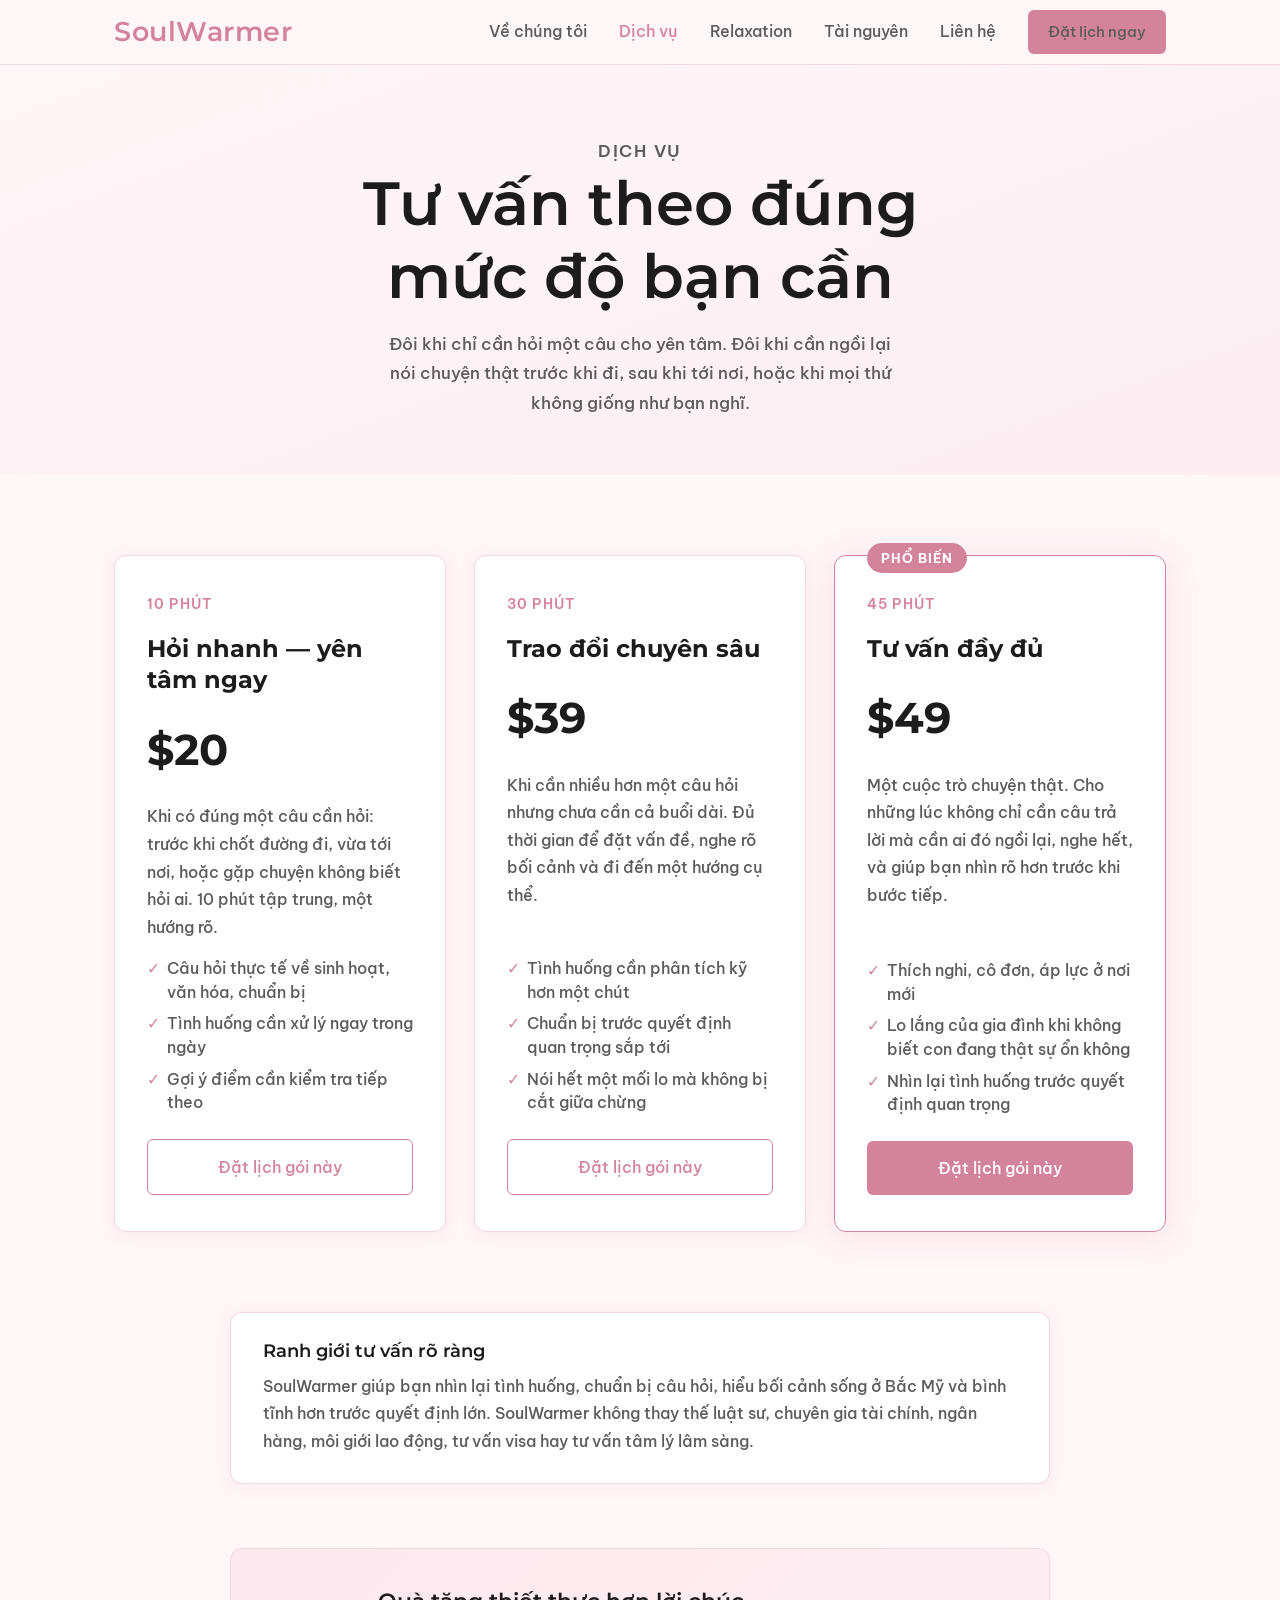
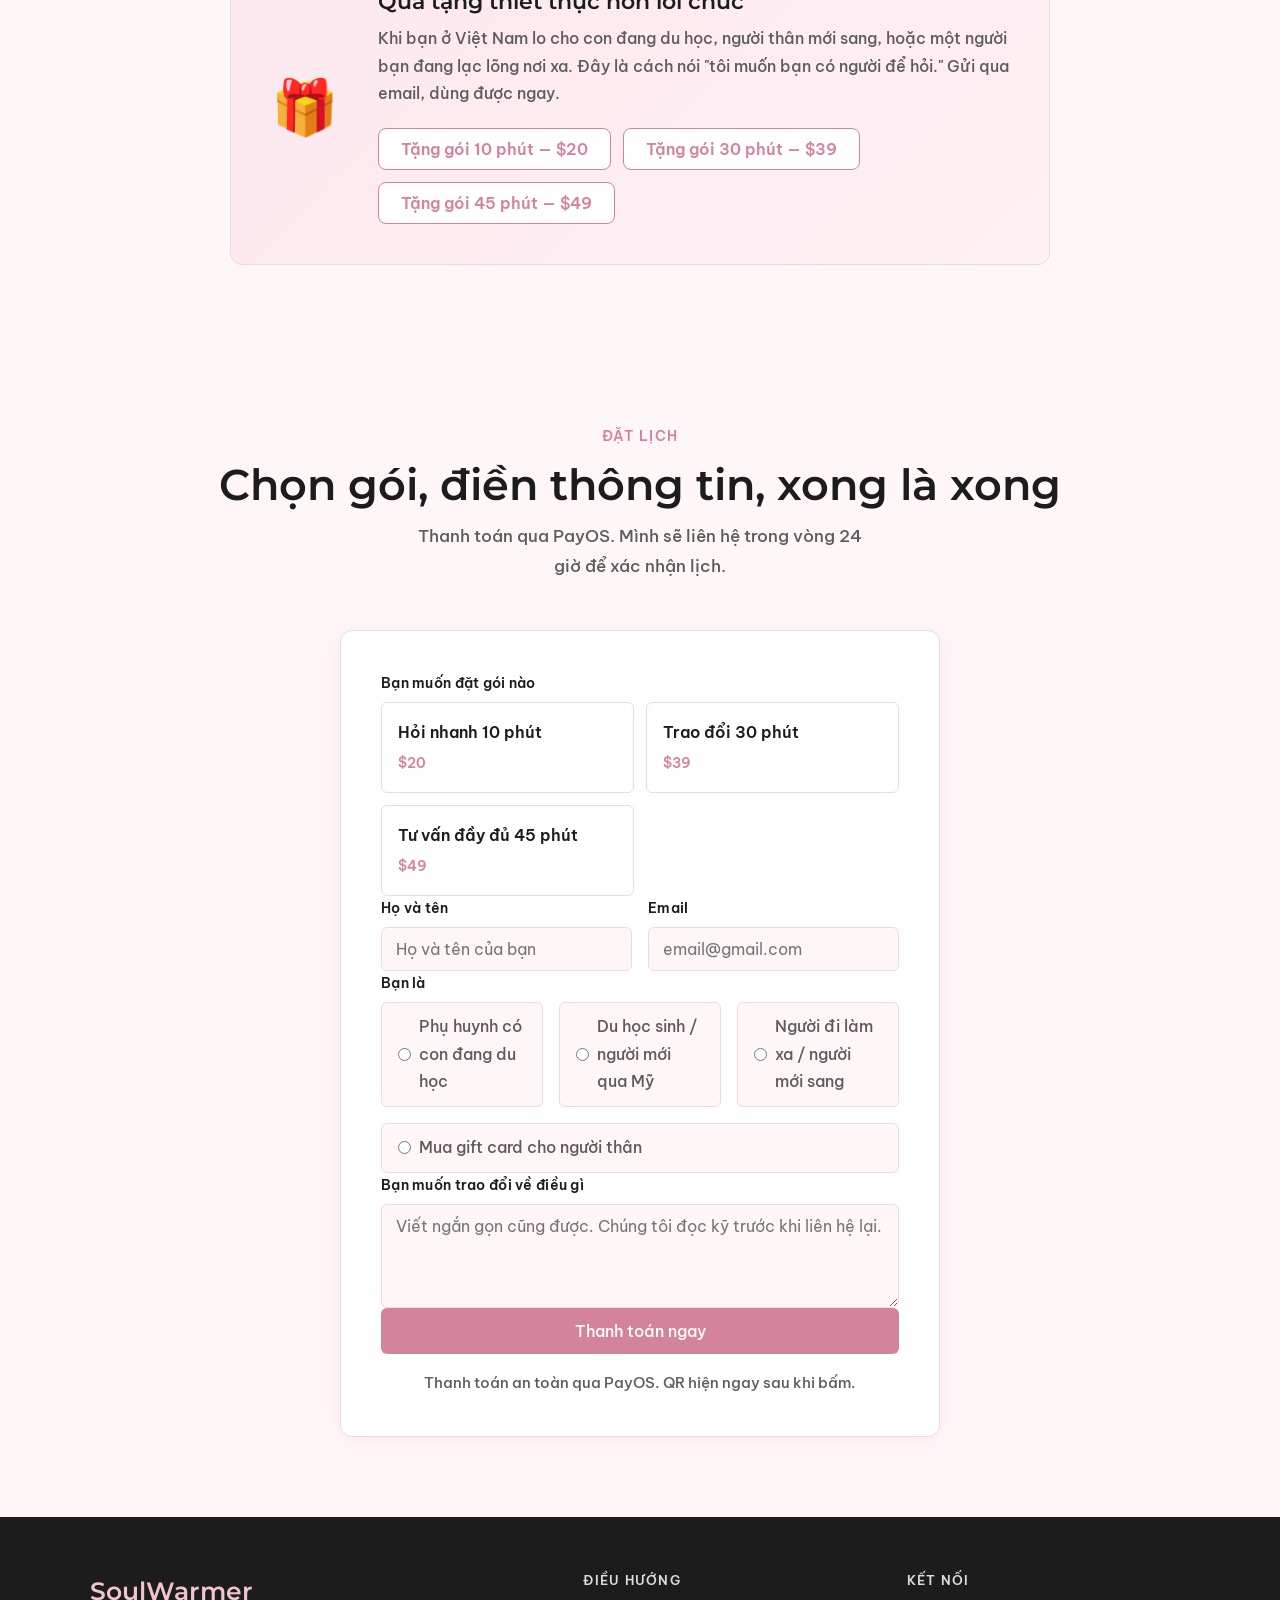
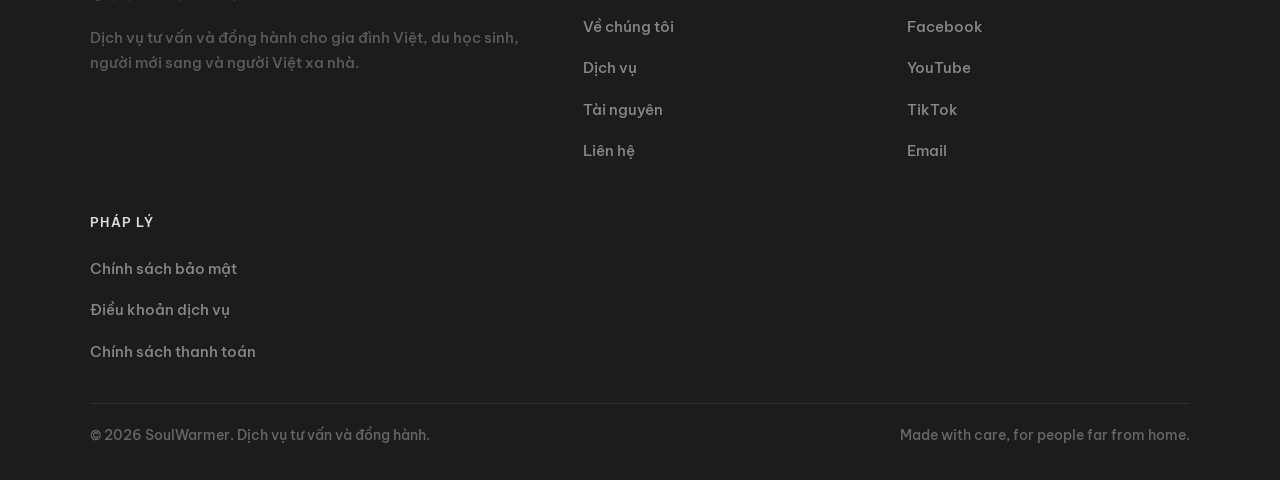
<file: pages/services.html>
<!DOCTYPE html>
<html lang="vi">
<head>
  <meta charset="UTF-8" />
  <meta name="viewport" content="width=device-width, initial-scale=1.0" />
  <title>Dịch vụ & Đặt lịch — SoulWarmer</title>
  <meta name="description" content="Hai hình thức tư vấn linh hoạt cho phụ huynh, du học sinh, người mới sang và người thân cần nhìn lại tình huống thực tế trước quyết định lớn." />
  <link rel="preconnect" href="https://fonts.googleapis.com">
  <link rel="preconnect" href="https://fonts.gstatic.com" crossorigin>
  <link href="https://fonts.googleapis.com/css2?family=Be+Vietnam+Pro:ital,wght@0,400;0,500;0,600;1,400&family=Montserrat:wght@600;700&display=swap" rel="stylesheet">
  <link rel="stylesheet" href="../css/style.css" />
  <style>
    .services-hero {
      padding: 72px 24px 56px;
      background: linear-gradient(160deg, #FFF6F8 0%, #FCEEF3 100%);
      text-align: center;
    }
    .services-hero h1 { max-width: 600px; margin: 0 auto 16px; }
    .services-hero p { max-width: 520px; margin: 0 auto; font-size: 0.97rem; color: var(--color-text-soft); line-height: 1.7; }

    .packages { padding: var(--section-pad); }
    .packages-grid {
      display: grid;
      grid-template-columns: repeat(3, 1fr);
      gap: 28px;
      max-width: 1080px;
      margin: 0 auto;
    }
    .package-card {
      background: white;
      border: 1.5px solid var(--color-border);
      border-radius: var(--radius-md);
      padding: 36px 32px;
      box-shadow: var(--shadow-soft);
      display: flex;
      flex-direction: column;
      gap: 16px;
      position: relative;
    }
    .package-card.featured { border-color: var(--color-rose); box-shadow: 0 4px 32px rgba(212,132,154,0.18); }
    .package-badge {
      position: absolute;
      top: -13px;
      left: 32px;
      background: var(--color-rose);
      color: white;
      font-size: 0.72rem;
      font-weight: 700;
      letter-spacing: 0.08em;
      text-transform: uppercase;
      padding: 4px 14px;
      border-radius: 20px;
    }
    .package-duration { font-size: 0.8rem; font-weight: 600; letter-spacing: 0.08em; text-transform: uppercase; color: var(--color-rose); }
    .package-name { font-family: var(--font-heading); font-size: 1.35rem; font-weight: 700; color: var(--color-text); line-height: 1.3; }
    .package-price { display: flex; align-items: baseline; gap: 6px; }
    .package-price .amount { font-family: var(--font-heading); font-size: 2.4rem; font-weight: 700; color: var(--color-text); }
    .package-price .unit { font-size: 0.85rem; color: var(--color-text-soft); }
    .package-desc { font-size: 0.9rem; color: var(--color-text-soft); line-height: 1.7; flex: 1; }
    .package-list { list-style: none; padding: 0; margin: 0; display: flex; flex-direction: column; gap: 8px; }
    .package-list li { font-size: 0.875rem; color: var(--color-text-soft); padding-left: 20px; position: relative; line-height: 1.5; }
    .package-list li::before { content: "✓"; position: absolute; left: 0; color: var(--color-rose); font-weight: 700; }
    .package-cta { margin-top: 8px; }

    .giftcard { padding: 0 24px 80px; }
    .giftcard-inner {
      max-width: 820px;
      margin: 0 auto;
      background: linear-gradient(135deg, #FCE8EE 0%, #FFF0F4 100%);
      border: 1.5px solid var(--color-border);
      border-radius: var(--radius-md);
      padding: 40px;
      display: flex;
      gap: 40px;
      align-items: center;
    }
    .giftcard-icon { font-size: 3rem; flex-shrink: 0; }
    .giftcard-text h3 { font-family: var(--font-heading); font-size: 1.2rem; margin-bottom: 10px; }
    .giftcard-text p { font-size: 0.9rem; color: var(--color-text-soft); line-height: 1.7; margin-bottom: 20px; }
    .giftcard-options { display: flex; gap: 12px; flex-wrap: wrap; }
    .giftcard-btn {
      padding: 10px 22px;
      border-radius: 8px;
      border: 1.5px solid var(--color-rose);
      background: white;
      font-family: var(--font-body);
      font-size: 0.875rem;
      font-weight: 600;
      color: var(--color-rose);
      cursor: pointer;
      transition: all 0.15s;
    }
    .giftcard-btn:hover { background: var(--color-rose); color: white; }

    .booking-section { padding: var(--section-pad); background: var(--color-bg); }
    .services-form {
      max-width: 600px;
      margin: 0 auto;
      background: white;
      border: 1px solid var(--color-border);
      border-radius: var(--radius-md);
      padding: 40px;
      box-shadow: var(--shadow-soft);
    }
    .package-selector { display: grid; grid-template-columns: 1fr 1fr; gap: 12px; }
    .pkg-option { display: none; }
    .pkg-label {
      display: flex;
      flex-direction: column;
      gap: 4px;
      padding: 16px;
      border: 1.5px solid var(--color-border);
      border-radius: var(--radius-sm);
      cursor: pointer;
      transition: all 0.15s;
    }
    .pkg-label:hover { border-color: var(--color-rose-light); }
    .pkg-option:checked + .pkg-label { border-color: var(--color-rose); background: var(--color-rose-pale); }
    .pkg-label .pkg-name { font-size: 0.875rem; font-weight: 600; color: var(--color-text); }
    .pkg-label .pkg-price { font-size: 0.8rem; color: var(--color-rose); font-weight: 600; }
    .form-note { text-align: center; font-size: 0.82rem; color: var(--color-text-soft); margin-top: 16px; }
    .scope-note { padding: 0 24px 64px; }
    .scope-note-inner {
      max-width: 820px;
      margin: 0 auto;
      border: 1px solid var(--color-border);
      border-radius: var(--radius-md);
      padding: 28px 32px;
      background: white;
      box-shadow: var(--shadow-soft);
    }
    .scope-note h3 { font-size: 1rem; margin-bottom: 10px; }
    .scope-note p { color: var(--color-text-soft); font-size: 0.9rem; line-height: 1.7; margin: 0; }

    @media (max-width: 860px) {
      .packages-grid { grid-template-columns: 1fr; max-width: 480px; }
    }
    @media (max-width: 640px) {
      .packages-grid { grid-template-columns: 1fr; }
      .giftcard-inner { flex-direction: column; gap: 20px; padding: 28px; }
      .package-selector { grid-template-columns: 1fr; }
      .services-form { padding: 28px 20px; }
      .scope-note-inner { padding: 24px 22px; }
    }
  </style>
</head>
<body>

  <header class="nav">
    <div class="nav-inner">
      <a href="../index.html" class="nav-logo">SoulWarmer</a>
      <nav class="nav-links">
        <a href="about.html">Về chúng tôi</a>
        <a href="services.html" style="color:var(--color-rose)">Dịch vụ</a>
        <a href="hoi-tho.html">Relaxation</a>
        <a href="content-hub.html">Tài nguyên</a>
        <a href="contact.html">Liên hệ</a>
        <a href="#booking-form" class="btn btn-primary">Đặt lịch ngay</a>
      </nav>
      <button class="nav-hamburger" id="hamburger" aria-label="Mở menu">
        <span></span><span></span><span></span>
      </button>
    </div>
    <nav class="nav-mobile" id="mobileMenu">
      <a href="about.html">Về chúng tôi</a>
      <a href="services.html">Dịch vụ</a>
      <a href="hoi-tho.html">Relaxation</a>
      <a href="content-hub.html">Tài nguyên</a>
      <a href="contact.html">Liên hệ</a>
    </nav>
  </header>

  <section class="services-hero">
    <div class="container">
      <p class="section-label">Dịch vụ</p>
      <h1>Tư vấn theo đúng mức độ bạn cần</h1>
      <p>Đôi khi chỉ cần hỏi một câu cho yên tâm. Đôi khi cần ngồi lại nói chuyện thật trước khi đi, sau khi tới nơi, hoặc khi mọi thứ không giống như bạn nghĩ.</p>
    </div>
  </section>

  <section class="packages">
    <div class="container">
      <div class="packages-grid">

        <div class="package-card fade-up">
          <div class="package-duration">10 phút</div>
          <div class="package-name">Hỏi nhanh — yên tâm ngay</div>
          <div class="package-price">
            <span class="amount">$20</span>
          </div>
          <p class="package-desc">Khi có đúng một câu cần hỏi: trước khi chốt đường đi, vừa tới nơi, hoặc gặp chuyện không biết hỏi ai. 10 phút tập trung, một hướng rõ.</p>
          <ul class="package-list">
            <li>Câu hỏi thực tế về sinh hoạt, văn hóa, chuẩn bị</li>
            <li>Tình huống cần xử lý ngay trong ngày</li>
            <li>Gợi ý điểm cần kiểm tra tiếp theo</li>
          </ul>
          <div class="package-cta">
            <a href="#booking-form" class="btn btn-outline" style="display:block;text-align:center">Đặt lịch gói này</a>
          </div>
        </div>

        <div class="package-card fade-up">
          <div class="package-duration">30 phút</div>
          <div class="package-name">Trao đổi chuyên sâu</div>
          <div class="package-price">
            <span class="amount">$39</span>
          </div>
          <p class="package-desc">Khi cần nhiều hơn một câu hỏi nhưng chưa cần cả buổi dài. Đủ thời gian để đặt vấn đề, nghe rõ bối cảnh và đi đến một hướng cụ thể.</p>
          <ul class="package-list">
            <li>Tình huống cần phân tích kỹ hơn một chút</li>
            <li>Chuẩn bị trước quyết định quan trọng sắp tới</li>
            <li>Nói hết một mối lo mà không bị cắt giữa chừng</li>
          </ul>
          <div class="package-cta">
            <a href="#booking-form" class="btn btn-outline" style="display:block;text-align:center">Đặt lịch gói này</a>
          </div>
        </div>

        <div class="package-card featured fade-up">
          <div class="package-badge">Phổ biến</div>
          <div class="package-duration">45 phút</div>
          <div class="package-name">Tư vấn đầy đủ</div>
          <div class="package-price">
            <span class="amount">$49</span>
          </div>
          <p class="package-desc">Một cuộc trò chuyện thật. Cho những lúc không chỉ cần câu trả lời mà cần ai đó ngồi lại, nghe hết, và giúp bạn nhìn rõ hơn trước khi bước tiếp.</p>
          <ul class="package-list">
            <li>Thích nghi, cô đơn, áp lực ở nơi mới</li>
            <li>Lo lắng của gia đình khi không biết con đang thật sự ổn không</li>
            <li>Nhìn lại tình huống trước quyết định quan trọng</li>
          </ul>
          <div class="package-cta">
            <a href="#booking-form" class="btn btn-primary" style="display:block;text-align:center">Đặt lịch gói này</a>
          </div>
        </div>

      </div>
    </div>
  </section>

  <section class="scope-note">
    <div class="scope-note-inner fade-up">
      <h3>Ranh giới tư vấn rõ ràng</h3>
      <p>SoulWarmer giúp bạn nhìn lại tình huống, chuẩn bị câu hỏi, hiểu bối cảnh sống ở Bắc Mỹ và bình tĩnh hơn trước quyết định lớn. SoulWarmer không thay thế luật sư, chuyên gia tài chính, ngân hàng, môi giới lao động, tư vấn visa hay tư vấn tâm lý lâm sàng.</p>
    </div>
  </section>

  <section class="giftcard">
    <div class="container">
      <div class="giftcard-inner fade-up">
        <div class="giftcard-icon">🎁</div>
        <div class="giftcard-text">
          <h3>Quà tặng thiết thực hơn lời chúc</h3>
          <p>Khi bạn ở Việt Nam lo cho con đang du học, người thân mới sang, hoặc một người bạn đang lạc lõng nơi xa. Đây là cách nói "tôi muốn bạn có người để hỏi." Gửi qua email, dùng được ngay.</p>
          <div class="giftcard-options">
            <button class="giftcard-btn" onclick="selectGift('10p')">Tặng gói 10 phút — $20</button>
            <button class="giftcard-btn" onclick="selectGift('30p')">Tặng gói 30 phút — $39</button>
            <button class="giftcard-btn" onclick="selectGift('45p')">Tặng gói 45 phút — $49</button>
          </div>
        </div>
      </div>
    </div>
  </section>

  <section id="paymentSuccess" style="display:none; background:#f0faf4; padding:48px 24px; text-align:center;">
    <div style="max-width:520px; margin:0 auto;">
      <div style="font-size:2.5rem; margin-bottom:16px;">✓</div>
      <h2 style="color:#2a7a4f; margin-bottom:12px;">Thanh toán thành công!</h2>
      <p style="color:#444; line-height:1.7;">Xin chào <strong id="successName">bạn</strong>, SoulWarmer đã nhận được thanh toán của bạn. Mình sẽ liên hệ trong vòng 24 giờ để xác nhận lịch. Hãy kiểm tra email nhé.</p>
    </div>
  </section>

  <section class="booking-section" id="booking-form">
    <div class="container">
      <p class="section-label" style="text-align:center">Đặt lịch</p>
      <h2 style="text-align:center; margin-bottom:12px">Chọn gói, điền thông tin, xong là xong</h2>
      <p style="text-align:center; color:var(--color-text-soft); max-width:460px; margin:0 auto 48px; font-size:0.95rem;">Thanh toán qua PayOS. Mình sẽ liên hệ trong vòng 24 giờ để xác nhận lịch.</p>

      <form class="services-form fade-up" id="servicesForm">

        <div class="form-group">
          <label>Bạn muốn đặt gói nào</label>
          <div class="package-selector">
            <input type="radio" name="package" id="pkg10" value="10p-20usd" class="pkg-option" required />
            <label for="pkg10" class="pkg-label">
              <span class="pkg-name">Hỏi nhanh 10 phút</span>
              <span class="pkg-price">$20</span>
            </label>
            <input type="radio" name="package" id="pkg30" value="30p-35usd" class="pkg-option" />
            <label for="pkg30" class="pkg-label">
              <span class="pkg-name">Trao đổi 30 phút</span>
              <span class="pkg-price">$39</span>
            </label>
            <input type="radio" name="package" id="pkg45" value="45p-49usd" class="pkg-option" />
            <label for="pkg45" class="pkg-label">
              <span class="pkg-name">Tư vấn đầy đủ 45 phút</span>
              <span class="pkg-price">$49</span>
            </label>
          </div>
        </div>

        <div class="form-row">
          <div class="form-group">
            <label>Họ và tên</label>
            <input type="text" placeholder="Họ và tên của bạn" required />
          </div>
          <div class="form-group">
            <label>Email</label>
            <input type="email" placeholder="email@gmail.com" required />
          </div>
        </div>

        <div class="form-group">
          <label>Bạn là</label>
          <div class="radio-group">
            <label class="radio-option">
              <input type="radio" name="who" value="parent" required />
              <span>Phụ huynh có con đang du học</span>
            </label>
            <label class="radio-option">
              <input type="radio" name="who" value="student" />
              <span>Du học sinh / người mới qua Mỹ</span>
            </label>
            <label class="radio-option">
              <input type="radio" name="who" value="worker" />
              <span>Người đi làm xa / người mới sang</span>
            </label>
            <label class="radio-option">
              <input type="radio" name="who" value="gift" />
              <span>Mua gift card cho người thân</span>
            </label>
          </div>
        </div>

        <div class="form-group">
          <label>Bạn muốn trao đổi về điều gì</label>
          <textarea placeholder="Viết ngắn gọn cũng được. Chúng tôi đọc kỹ trước khi liên hệ lại." rows="4" required></textarea>
        </div>

        <button type="submit" class="btn btn-primary" style="width:100%" id="submitBtn">Thanh toán ngay</button>
        <p id="formError" style="display:none; color:#e05; font-size:0.85rem; text-align:center; margin-top:10px;"></p>
        <p class="form-note">Thanh toán an toàn qua PayOS. QR hiện ngay sau khi bấm.</p>
      </form>
    </div>
  </section>


  <footer class="footer">
    <div class="footer-inner">
      <div class="footer-brand">
        <span class="footer-logo">SoulWarmer</span>
        <p>Dịch vụ tư vấn và đồng hành cho gia đình Việt, du học sinh, người mới sang và người Việt xa nhà.</p>
      </div>
      <div class="footer-col">
        <h5>Điều hướng</h5>
        <ul>
          <li><a href="about.html">Về chúng tôi</a></li>
          <li><a href="services.html">Dịch vụ</a></li>
          <li><a href="content-hub.html">Tài nguyên</a></li>
          <li><a href="contact.html">Liên hệ</a></li>
        </ul>
      </div>
      <div class="footer-col">
        <h5>Kết nối</h5>
        <ul>
          <li><a href="https://www.facebook.com/soulwarmerpodcast" target="_blank" rel="noopener">Facebook</a></li>
          <li><a href="https://www.youtube.com/@soulwarmerpod" target="_blank" rel="noopener">YouTube</a></li>
          <li><a href="https://www.tiktok.com/@soul_warmer_podcast" target="_blank" rel="noopener">TikTok</a></li>
          <li><a href="mailto:soulwarmerpodcast@gmail.com">Email</a></li>
        </ul>
      </div>
      <div class="footer-col">
        <h5>Pháp lý</h5>
        <ul>
          <li><a href="chinh-sach-bao-mat.html">Chính sách bảo mật</a></li>
          <li><a href="dieu-khoan-su-dung.html">Điều khoản dịch vụ</a></li>
          <li><a href="chinh-sach-thanh-toan.html">Chính sách thanh toán</a></li>
        </ul>
      </div>
    </div>
    <div class="footer-bottom">
      <span>© 2026 SoulWarmer. Dịch vụ tư vấn và đồng hành.</span>
      <span>Made with care, for people far from home.</span>
    </div>
  </footer>

  <script src="../js/main.js"></script>
  <script>
    function selectGift(pkg) {
      const id = pkg === '10p' ? 'pkg10' : pkg === '30p' ? 'pkg30' : 'pkg45';
      document.getElementById(id).checked = true;
      document.querySelector('input[name="who"][value="gift"]').checked = true;
      document.getElementById('booking-form').scrollIntoView({ behavior: 'smooth' });
    }

    function showError(msg) {
      const el = document.getElementById('formError');
      el.textContent = msg;
      el.style.display = 'block';
      el.scrollIntoView({ behavior: 'smooth', block: 'nearest' });
    }
    function clearError() {
      document.getElementById('formError').style.display = 'none';
    }

    document.getElementById('servicesForm').addEventListener('submit', async function(e) {
      e.preventDefault();
      clearError();

      const pkgInput = document.querySelector('input[name="package"]:checked');
      if (!pkgInput) { showError('Vui lòng chọn gói tư vấn.'); return; }

      const name = this.querySelector('input[placeholder*="Họ và tên"]').value.trim();
      if (!name) { showError('Vui lòng nhập họ và tên.'); return; }

      const contact = this.querySelector('input[type="email"]').value.trim();
      if (!contact) { showError('Vui lòng nhập email.'); return; }

      const who = document.querySelector('input[name="who"]:checked');
      if (!who) { showError('Vui lòng cho biết bạn là ai.'); return; }

      const message = this.querySelector('textarea').value.trim();
      if (!message) { showError('Vui lòng mô tả ngắn điều bạn muốn trao đổi.'); return; }

      const pkgMap = {
        '10p-20usd': { id: '10p', display: 'Hỏi nhanh 10 phút',     amount: '530.000' },
        '30p-35usd': { id: '30p', display: 'Trao đổi 30 phút',       amount: '1.035.000' },
        '45p-49usd': { id: '45p', display: 'Tư vấn đầy đủ 45 phút', amount: '1.300.000' },
      };
      const { id: packageId, display: packageDisplay, amount: packageAmount } = pkgMap[pkgInput.value];

      sessionStorage.setItem('sw_order', JSON.stringify({
        name,
        email: contact,
        packageDisplay,
        amount: packageAmount,
        who: who.value,
        message,
      }));

      const btn = document.getElementById('submitBtn');
      btn.textContent = 'Đang xử lý...';
      btn.disabled = true;
      try {
        const res = await fetch('/api/create-payment', {
          method: 'POST',
          headers: { 'Content-Type': 'application/json' },
          body: JSON.stringify({ packageId, name, email: contact }),
        });
        const data = await res.json();
        if (res.ok) {
          window.location.href = data.checkoutUrl;
        } else {
          showError('Lỗi: ' + (data.error || 'Vui lòng thử lại'));
          btn.textContent = 'Thanh toán ngay';
          btn.disabled = false;
        }
      } catch (err) {
        showError('Có lỗi xảy ra. Vui lòng thử lại.');
        btn.textContent = 'Thanh toán ngay';
        btn.disabled = false;
      }
    });

    if (new URLSearchParams(window.location.search).get('payment') === 'success') {
      const raw = sessionStorage.getItem('sw_order');
      const banner = document.getElementById('paymentSuccess');
      if (banner) {
        banner.style.display = 'block';
        banner.scrollIntoView({ behavior: 'smooth' });
      }
      if (raw) {
        const order = JSON.parse(raw);
        const nameEl = document.getElementById('successName');
        if (nameEl) nameEl.textContent = order.name;
        sessionStorage.removeItem('sw_order');
        fetch('/api/send-emails', {
          method: 'POST',
          headers: { 'Content-Type': 'application/json' },
          body: JSON.stringify(order),
        }).catch(() => {});
      }
    }
  </script>
</body>
</html>
</file>
<file: css/style.css>
/* ============================================
   SOULWARMER — Design System
   ============================================ */

@import url('https://fonts.googleapis.com/css2?family=Be+Vietnam+Pro:ital,wght@0,400;0,500;0,600;1,400&family=Montserrat:wght@600;700&display=swap');

/* --- Variables --- */
:root {
  --color-bg:        #FFF6F8;
  --color-bg-card:   #FFFFFF;
  --color-rose:      #D4849A;
  --color-rose-light:#F2C4CE;
  --color-rose-pale: #FCE8EE;
  --color-text:      #1C1C1C;
  --color-text-soft: #5C5C5C;
  --color-border:    #F0D8DF;
  --color-white:     #FFFFFF;

  --font-heading: 'Montserrat', system-ui, sans-serif;
  --font-body:    'Be Vietnam Pro', system-ui, sans-serif;

  --radius-sm:  6px;
  --radius-md:  12px;
  --radius-lg:  20px;

  --shadow-soft: 0 2px 16px rgba(212, 132, 154, 0.10);
  --shadow-card: 0 4px 24px rgba(212, 132, 154, 0.13);

  --max-width: 1100px;
  --section-pad: 80px 24px;
}

/* --- Reset --- */
*, *::before, *::after { box-sizing: border-box; margin: 0; padding: 0; }
html { scroll-behavior: smooth; font-size: 18px; }
body {
  font-family: var(--font-body);
  font-size: 1rem;
  font-weight: 500;
  line-height: 1.75;
  color: var(--color-text);
  background: var(--color-bg);
  -webkit-font-smoothing: antialiased;
}
img { max-width: 100%; display: block; }
a { color: inherit; text-decoration: none; }
ul { list-style: none; }

/* --- Typography --- */
h1, h2, h3, h4 {
  font-family: var(--font-heading);
  line-height: 1.2;
  font-weight: 600;
}
h1 { font-size: clamp(2.2rem, 5vw, 3.4rem); }
h2 { font-size: clamp(1.7rem, 3.5vw, 2.4rem); }
h3 { font-size: clamp(1.15rem, 2.5vw, 1.5rem); }
p  { color: var(--color-text-soft); }

/* --- Layout --- */
.container {
  max-width: var(--max-width);
  margin: 0 auto;
  padding: 0 24px;
}
.section { padding: var(--section-pad); }
.section-center { text-align: center; }

/* --- Buttons --- */
.btn {
  display: inline-block;
  padding: 13px 28px;
  border-radius: var(--radius-sm);
  font-family: var(--font-body);
  font-size: 0.9rem;
  font-weight: 500;
  cursor: pointer;
  transition: transform 0.18s ease, box-shadow 0.18s ease;
  border: none;
}
.btn:hover { transform: translateY(-2px); box-shadow: var(--shadow-card); }

.btn-primary {
  background: var(--color-rose);
  color: var(--color-white);
}
.btn-primary:hover { background: #c0748a; }

.btn-outline {
  background: transparent;
  color: var(--color-rose);
  border: 1.5px solid var(--color-rose);
}
.btn-outline:hover { background: var(--color-rose-pale); }

/* --- Cards --- */
.card {
  background: var(--color-bg-card);
  border: 1px solid var(--color-border);
  border-radius: var(--radius-md);
  padding: 32px;
  box-shadow: var(--shadow-soft);
}

/* --- Divider --- */
.divider {
  width: 48px;
  height: 2px;
  background: var(--color-rose-light);
  margin: 16px auto;
  border-radius: 2px;
}

/* ============================================
   NAVIGATION
   ============================================ */
.nav {
  position: sticky;
  top: 0;
  z-index: 100;
  background: rgba(255, 246, 248, 0.92);
  backdrop-filter: blur(10px);
  border-bottom: 1px solid var(--color-border);
}
.nav-inner {
  max-width: var(--max-width);
  margin: 0 auto;
  padding: 0 24px;
  height: 64px;
  display: flex;
  align-items: center;
  justify-content: space-between;
}
.nav-logo {
  font-family: var(--font-heading);
  font-size: 1.5rem;
  font-weight: 600;
  color: var(--color-rose);
  letter-spacing: 0.02em;
}

.nav-links {
  display: flex;
  gap: 32px;
  align-items: center;
}
.nav-links a {
  font-size: 0.875rem;
  font-weight: 500;
  color: var(--color-text-soft);
  transition: color 0.15s;
}
.nav-links a:hover { color: var(--color-rose); }
.nav-links .btn { padding: 9px 20px; font-size: 0.85rem; }

.nav-hamburger {
  display: none;
  flex-direction: column;
  gap: 5px;
  cursor: pointer;
  background: none;
  border: none;
  padding: 4px;
}
.nav-hamburger span {
  display: block;
  width: 22px;
  height: 2px;
  background: var(--color-text);
  border-radius: 2px;
  transition: transform 0.2s, opacity 0.2s;
}

.nav-mobile {
  display: none;
  flex-direction: column;
  padding: 16px 24px 20px;
  border-top: 1px solid var(--color-border);
  gap: 16px;
  background: var(--color-bg);
}
.nav-mobile.open { display: flex; }
.nav-mobile a {
  font-size: 1rem;
  font-weight: 500;
  color: var(--color-text-soft);
  padding: 6px 0;
}
.nav-mobile a:hover { color: var(--color-rose); }

/* ============================================
   HERO
   ============================================ */
.hero {
  padding: 88px 24px 72px;
  text-align: center;
  background: linear-gradient(160deg, #FFF6F8 0%, #FCEEF3 100%);
}
.hero-tag {
  display: inline-block;
  font-size: 0.78rem;
  font-weight: 500;
  letter-spacing: 0.1em;
  text-transform: uppercase;
  color: var(--color-rose);
  background: var(--color-rose-pale);
  padding: 5px 14px;
  border-radius: 20px;
  margin-bottom: 28px;
}
.hero h1 {
  max-width: 720px;
  margin: 0 auto 20px;
  color: var(--color-text);
}
.hero-sub {
  font-size: 1.05rem;
  max-width: 560px;
  margin: 0 auto 40px;
  color: var(--color-text-soft);
  line-height: 1.75;
}
.hero-cta {
  display: flex;
  gap: 14px;
  justify-content: center;
  flex-wrap: wrap;
}
.hero-note {
  margin-top: 18px;
  font-size: 0.78rem;
  color: #bbb;
  font-style: italic;
}

/* ============================================
   TWO PATHS
   ============================================ */
.two-paths { background: var(--color-white); padding: var(--section-pad); }
.section-label {
  font-size: 0.75rem;
  font-weight: 600;
  letter-spacing: 0.1em;
  text-transform: uppercase;
  color: var(--color-rose);
  margin-bottom: 10px;
}
.two-paths-grid {
  display: grid;
  grid-template-columns: repeat(3, 1fr);
  gap: 24px;
  margin-top: 40px;
}
.path-card {
  border-radius: var(--radius-lg);
  padding: 40px 32px;
}
.path-card.parent {
  background: #FFF0F5;
  border: 1px solid #F2C4CE;
}
.path-card.student {
  background: #F5F0FF;
  border: 1px solid #D4C4F2;
}
.path-card.worker {
  background: #F2FAF6;
  border: 1px solid #BFE3D0;
}
.path-icon { font-size: 2.2rem; margin-bottom: 16px; }
.path-card h3 { margin-bottom: 12px; color: var(--color-text); }
.path-card .path-desc { font-size: 0.95rem; margin-bottom: 4px; color: var(--color-text-soft); }
.path-card ul { margin: 16px 0 28px; }
.path-card ul li {
  font-size: 0.88rem;
  color: var(--color-text-soft);
  padding: 5px 0 5px 20px;
  position: relative;
}
.path-card ul li::before {
  content: "–";
  position: absolute;
  left: 0;
  color: var(--color-rose);
}

/* ============================================
   WHY SOULWARMER
   ============================================ */
.why { background: var(--color-bg); padding: var(--section-pad); }
.why-grid {
  display: grid;
  grid-template-columns: repeat(3, 1fr);
  gap: 20px;
  margin-top: 40px;
}
.why-item {
  padding: 28px 24px;
  border-radius: var(--radius-md);
  border: 1px solid var(--color-border);
  background: var(--color-bg-card);
}
.why-item-icon { font-size: 1.5rem; margin-bottom: 14px; }
.why-item h3 { font-size: 1.1rem; margin-bottom: 8px; }
.why-item p { font-size: 0.88rem; }

/* ============================================
   BOUNDARIES
   ============================================ */
.boundaries { background: var(--color-rose-pale); padding: var(--section-pad); }
.boundaries-grid {
  display: grid;
  grid-template-columns: 1fr 1fr;
  gap: 32px;
  margin-top: 36px;
}
.boundary-col h4 {
  font-family: var(--font-body);
  font-size: 0.72rem;
  font-weight: 600;
  letter-spacing: 0.1em;
  text-transform: uppercase;
  color: var(--color-text-soft);
  margin-bottom: 16px;
}
.boundary-list li {
  font-size: 0.88rem;
  color: var(--color-text-soft);
  padding: 8px 0 8px 26px;
  position: relative;
  border-bottom: 1px solid rgba(212, 132, 154, 0.12);
}
.boundary-list li:last-child { border-bottom: none; }
.boundary-list.yes li::before {
  content: "✓";
  position: absolute;
  left: 0;
  color: #4caf8a;
  font-weight: 700;
}
.boundary-list.no li::before {
  content: "✗";
  position: absolute;
  left: 0;
  color: #bbb;
}

/* ============================================
   TESTIMONIALS
   ============================================ */
.testimonials { background: var(--color-white); padding: var(--section-pad); }
.testimonials-grid {
  display: grid;
  grid-template-columns: repeat(3, 1fr);
  gap: 20px;
  margin-top: 40px;
}
.testimonial-card {
  background: var(--color-bg);
  border: 1px solid var(--color-border);
  border-radius: var(--radius-md);
  padding: 28px;
}
.testimonial-quote {
  font-family: var(--font-heading);
  font-size: 1.05rem;
  font-style: italic;
  color: var(--color-text);
  line-height: 1.65;
  margin-bottom: 20px;
}
.testimonial-author { font-size: 0.82rem; font-weight: 600; color: var(--color-rose); }
.testimonial-role { font-size: 0.76rem; color: #bbb; margin-top: 2px; }

/* ============================================
   BOOKING
   ============================================ */
.booking { background: var(--color-bg); padding: var(--section-pad); }
.booking-header { margin-bottom: 40px; }

.booking-single {
  max-width: 600px;
  margin: 0 auto;
  background: var(--color-bg-card);
  border: 1px solid var(--color-border);
  border-radius: var(--radius-lg);
  padding: 40px;
  box-shadow: var(--shadow-card);
}

.booking-form { display: flex; flex-direction: column; gap: 20px; }

.form-row {
  display: grid;
  grid-template-columns: 1fr 1fr;
  gap: 16px;
}
.form-group { display: flex; flex-direction: column; gap: 6px; }
.form-group > label {
  font-size: 0.8rem;
  font-weight: 600;
  color: var(--color-text);
  letter-spacing: 0.02em;
}
.form-group input,
.form-group textarea {
  padding: 11px 14px;
  border: 1.5px solid var(--color-border);
  border-radius: var(--radius-sm);
  font-family: var(--font-body);
  font-size: 0.9rem;
  color: var(--color-text);
  background: var(--color-bg);
  transition: border-color 0.15s;
  outline: none;
}
.form-group input:focus,
.form-group textarea:focus { border-color: var(--color-rose); background: white; }
.form-group textarea { resize: vertical; }

.radio-group { display: flex; gap: 16px; flex-wrap: wrap; }
.radio-option {
  display: flex;
  align-items: center;
  gap: 8px;
  cursor: pointer;
  padding: 10px 16px;
  border: 1.5px solid var(--color-border);
  border-radius: var(--radius-sm);
  background: var(--color-bg);
  font-size: 0.875rem;
  color: var(--color-text-soft);
  transition: border-color 0.15s, background 0.15s;
  flex: 1;
  min-width: 160px;
}
.radio-option:has(input:checked) {
  border-color: var(--color-rose);
  background: var(--color-rose-pale);
  color: var(--color-text);
}
.radio-option input[type="radio"] { accent-color: var(--color-rose); }

.booking-note {
  text-align: center;
  font-size: 0.8rem;
  color: #bbb;
  margin-top: 16px;
  font-style: italic;
}

@media (max-width: 640px) {
  .booking-single { padding: 28px 20px; }
  .form-row { grid-template-columns: 1fr; }
  .radio-group { flex-direction: column; }
  .radio-option { min-width: unset; }
}

/* ============================================
   LATEST POSTS (homepage)
   ============================================ */
.latest-posts { padding: var(--section-pad); background: var(--color-bg); }

.section-header {
  display: flex;
  justify-content: space-between;
  align-items: flex-end;
  margin-bottom: 40px;
  flex-wrap: wrap;
  gap: 16px;
}

.posts-grid-home {
  display: grid;
  grid-template-columns: repeat(3, 1fr);
  gap: 24px;
}

.post-card-home {
  background: white;
  border: 1px solid var(--color-border);
  border-radius: var(--radius-md);
  padding: 28px;
  box-shadow: var(--shadow-soft);
  transition: transform 0.18s ease, box-shadow 0.18s ease;
  display: flex;
  flex-direction: column;
  gap: 10px;
}
.post-card-home:hover { transform: translateY(-3px); box-shadow: var(--shadow-card); }
.post-card-home .tag { font-size: 0.72rem; font-weight: 600; letter-spacing: 0.08em; text-transform: uppercase; color: var(--color-rose); }
.post-card-home .title { font-family: var(--font-heading); font-size: 1.05rem; font-weight: 600; color: var(--color-text); line-height: 1.4; }
.post-card-home .summary { font-size: 0.875rem; color: var(--color-text-soft); line-height: 1.65; flex: 1; }
.post-card-home .read-more { font-size: 0.82rem; font-weight: 600; color: var(--color-rose); margin-top: 8px; }
.post-card-home .read-more:hover { text-decoration: underline; }
.posts-loading { color: var(--color-text-soft); font-size: 0.9rem; }

@media (max-width: 900px) { .posts-grid-home { grid-template-columns: 1fr 1fr; } }
@media (max-width: 600px) { .posts-grid-home { grid-template-columns: 1fr; } .section-header { flex-direction: column; align-items: flex-start; } }

/* ============================================
   LEAD MAGNET
   ============================================ */
.lead-magnet {
  background: linear-gradient(135deg, var(--color-rose) 0%, #c0748a 100%);
  color: white;
  text-align: center;
  padding: var(--section-pad);
}
.lead-magnet h2 { color: white; }
.lead-magnet p { color: rgba(255,255,255,0.85); max-width: 460px; margin: 12px auto 32px; font-size: 0.95rem; }
.lead-form {
  display: flex;
  gap: 10px;
  justify-content: center;
  max-width: 440px;
  margin: 0 auto;
  flex-wrap: wrap;
}
.lead-form input {
  flex: 1;
  min-width: 210px;
  padding: 13px 16px;
  border-radius: var(--radius-sm);
  border: none;
  font-size: 0.9rem;
  font-family: var(--font-body);
  outline: none;
  color: var(--color-text);
}
.lead-form button {
  background: white;
  color: var(--color-rose);
  font-weight: 600;
  padding: 13px 22px;
  border-radius: var(--radius-sm);
  border: none;
  cursor: pointer;
  font-size: 0.9rem;
  font-family: var(--font-body);
  transition: opacity 0.15s;
  white-space: nowrap;
}
.lead-form button:hover { opacity: 0.9; }
.lead-note { font-size: 0.76rem; color: rgba(255,255,255,0.6); margin-top: 12px; }

/* ============================================
   FOOTER
   ============================================ */
.footer {
  background: #1C1C1C;
  color: #888;
  padding: 52px 24px 32px;
}
.footer-inner {
  max-width: var(--max-width);
  margin: 0 auto;
  display: grid;
  grid-template-columns: 1.6fr 1fr 1fr;
  gap: 40px;
}
.footer-logo {
  font-family: var(--font-heading);
  font-size: 1.4rem;
  font-weight: 600;
  color: var(--color-rose-light);
  display: block;
  margin-bottom: 12px;
}
.footer-brand p { font-size: 0.85rem; line-height: 1.65; }
.footer-col h5 {
  font-family: var(--font-body);
  font-size: 0.7rem;
  font-weight: 600;
  letter-spacing: 0.1em;
  text-transform: uppercase;
  color: #ddd;
  margin-bottom: 14px;
}
.footer-col ul li { padding: 5px 0; }
.footer-col ul li a { font-size: 0.85rem; color: #888; transition: color 0.15s; }
.footer-col ul li a:hover { color: var(--color-rose-light); }
.footer-bottom {
  max-width: var(--max-width);
  margin: 32px auto 0;
  padding-top: 20px;
  border-top: 1px solid #2e2e2e;
  display: flex;
  justify-content: space-between;
  align-items: center;
  font-size: 0.76rem;
  color: #666;
}

/* ============================================
   SCROLL ANIMATIONS
   ============================================ */
.fade-up {
  opacity: 0;
  transform: translateY(28px);
  transition: opacity 0.6s ease, transform 0.6s ease;
}
.fade-up.visible {
  opacity: 1;
  transform: translateY(0);
}
.fade-up:nth-child(2) { transition-delay: 0.1s; }
.fade-up:nth-child(3) { transition-delay: 0.2s; }
.fade-up:nth-child(4) { transition-delay: 0.3s; }

/* ============================================
   RESPONSIVE
   ============================================ */
@media (max-width: 900px) {
  .why-grid { grid-template-columns: 1fr 1fr; }
  .testimonials-grid { grid-template-columns: 1fr 1fr; }
  .footer-inner { grid-template-columns: 1fr 1fr; }
}

@media (max-width: 640px) {
  html { font-size: 15px; }

  .nav-links { display: none; }
  .nav-hamburger { display: flex; }

  .two-paths-grid,
  .why-grid,
  .boundaries-grid,
  .testimonials-grid,
  .footer-inner {
    grid-template-columns: 1fr;
  }

  .hero { padding: 60px 20px 50px; }
  .section, .two-paths, .why, .boundaries, .testimonials { padding: 56px 20px; }
  .footer-bottom { flex-direction: column; gap: 8px; text-align: center; }
}

@media (max-width: 420px) {
  .hero-cta { flex-direction: column; align-items: center; }
  .hero-cta .btn { width: 100%; max-width: 280px; text-align: center; }
}
</file>
